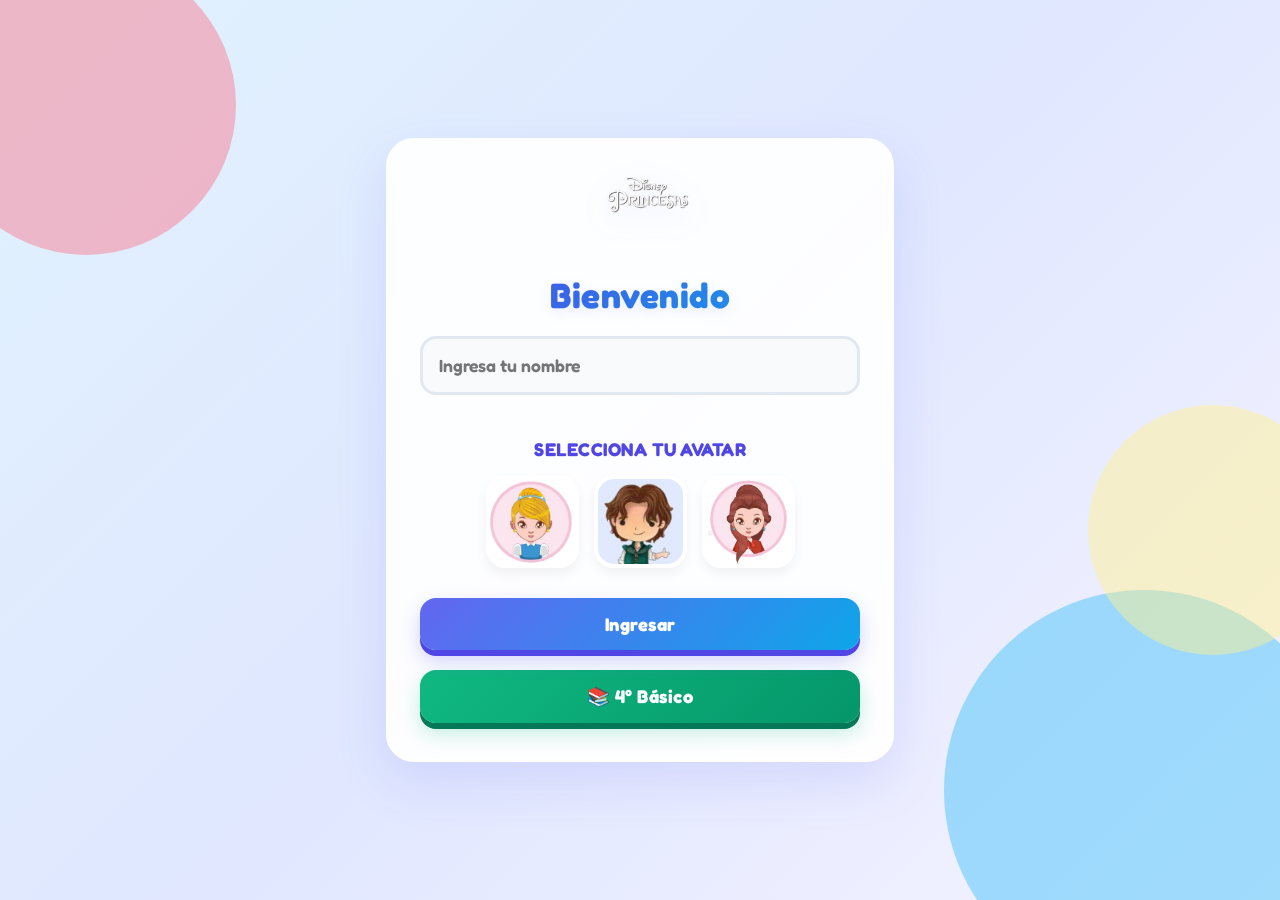
<file: index.html>
<!DOCTYPE html>
<html lang="es">
<head>
    <meta charset="UTF-8">
    <meta name="viewport" content="width=device-width, initial-scale=1.0">
    <title>Plataforma Educativa</title>

    <link rel="stylesheet" href="css/estilo.css?v=1.3">
    <link rel="icon" href="img/logo1.png" type="image/png">
</head>
<body>

  <!-- Fondo ambiental interactivo -->
  <div class="bg-animation">
    <div class="bg-blob blob-1"></div>
    <div class="bg-blob blob-2"></div>
    <div class="bg-blob blob-3"></div>
  </div>

  <div class="container">

    <img src="img/logo.png" alt="Logo Plataforma" class="logo">

    <h2>Bienvenido</h2>

    <input type="text" id="nombre" placeholder="Ingresa tu nombre">

    <h3>Selecciona tu avatar</h3>

    <div class="avatars">
        <img src="img/avatar1.png" alt="Avatar 1" onclick="seleccionarAvatar(this)">
        <img src="img/avatar2.png" alt="Avatar 2" onclick="seleccionarAvatar(this)">
        <img src="img/avatar3.png" alt="Avatar 3" onclick="seleccionarAvatar(this)">
    </div>

    <button onclick="ingresar()">
        Ingresar
    </button>

    <button class="btn-basico" onclick="irABasico4()">
        📚 4° Básico
    </button>

</div>

<audio id="audioClick" src="sonidos/click.mp3"></audio>
<audio id="audioError" src="sonidos/error.mp3"></audio>
<audio id="audioConfeti" src="sonidos/confite.mp3"></audio>

<script src="js/script.js?v=1.3"></script>

</body>
</html>
</file>
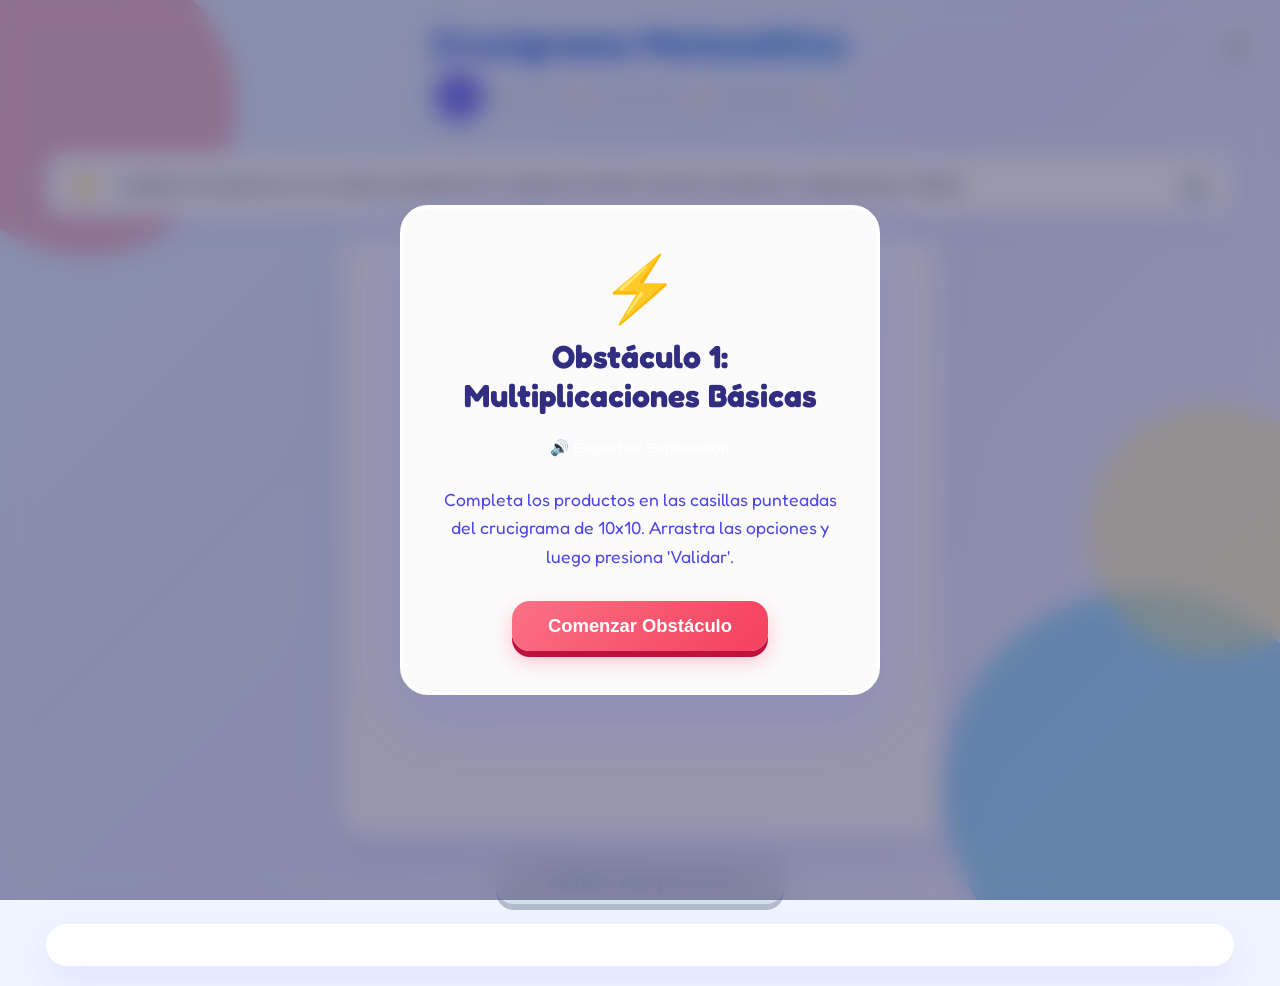
<file: actividad4.html>
<!DOCTYPE html>
<html lang="es">
<head>
  <meta charset="UTF-8">
  <meta name="viewport" content="width=device-width, initial-scale=1.0">
  <title>Crucigrama Matemático - Multiplicaciones</title>
  <!-- Google Fonts para tipografía moderna y amigable -->
  <link rel="preconnect" href="https://fonts.googleapis.com">
  <link rel="preconnect" href="https://fonts.gstatic.com" crossorigin>
  <link href="https://fonts.googleapis.com/css2?family=Fredoka:wght@400;600;700;800&display=swap" rel="stylesheet">
  
  <style>
    /* VARIABLES DE DISEÑO (ESTILO CARTOON / INFANTIL PREMIUM) */
    :root {
      --bg-dark: #f0f4ff;
      --bg-card: rgba(255, 255, 255, 0.9);
      --bg-grid-cell: #e0e7ff;
      --border-color: rgba(99, 102, 241, 0.15);
      --color-primary: #6366f1; /* Indigo */
      --color-secondary: #0ea5e9; /* Sky */
      --color-success: #10b981; /* Green */
      --color-error: #f43f5e; /* Rose */
      --color-warning: #f59e0b; /* Amber */
      --text-dark: #1e1b4b;
      --text-light: #ffffff;
      --text-muted: #4f46e5;
      --glow-error: 0 4px 0 #be123c;
    }

    /* ESTILOS BASE Y FONDO DIVERTIDO */
    * {
      box-sizing: border-box;
      margin: 0;
      padding: 0;
      user-select: none;
      -webkit-user-drag: none;
    }

    body {
      font-family: 'Fredoka', sans-serif;
      background-color: var(--bg-dark);
      color: var(--text-dark);
      min-height: 100vh;
      display: flex;
      flex-direction: column;
      align-items: center;
      justify-content: center;
      overflow-x: hidden;
      position: relative;
    }

    /* Fondo animado brillante con burbujas de colores */
    .bg-animation {
      position: fixed;
      top: 0;
      left: 0;
      width: 100vw;
      height: 100vh;
      z-index: -2;
      background: linear-gradient(135deg, #e0f2fe 0%, #e0e7ff 50%, #f5f3ff 100%);
      overflow: hidden;
    }

    .bg-blob {
      position: absolute;
      border-radius: 50%;
      opacity: 0.45;
      z-index: -1;
      animation: float 15s infinite ease-in-out;
    }

    .blob-1 {
      width: 300px;
      height: 300px;
      background: #fb7185; /* Soft pink */
      top: -5%;
      left: -5%;
      animation-delay: 0s;
    }

    .blob-2 {
      width: 400px;
      height: 400px;
      background: #38bdf8; /* Soft blue */
      bottom: -10%;
      right: -5%;
      animation-delay: -4s;
    }

    .blob-3 {
      width: 250px;
      height: 250px;
      background: #fef08a; /* Soft yellow */
      top: 45%;
      left: 85%;
      animation-delay: -8s;
    }

    @keyframes float {
      0%, 100% {
        transform: translate(0, 0) scale(1) rotate(0deg);
      }
      50% {
        transform: translate(40px, 30px) scale(1.1) rotate(15deg);
      }
    }

    /* CONTENEDOR PRINCIPAL */
    .game-container {
      width: 96%;
      max-width: 1500px;
      padding: 20px;
      display: flex;
      flex-direction: column;
      align-items: center;
      z-index: 2;
    }

    /* ENCABEZADO Y PROGRESO */
    header {
      width: 100%;
      text-align: center;
      margin-bottom: 20px;
    }

    .game-title {
      font-size: 2.3rem;
      font-weight: 800;
      background: linear-gradient(135deg, #4f46e5 0%, #0ea5e9 100%);
      background-clip: text;
      -webkit-background-clip: text;
      color: transparent;
      -webkit-text-fill-color: transparent;
      margin-bottom: 5px;
      letter-spacing: 0.5px;
      filter: drop-shadow(0 4px 6px rgba(99, 102, 241, 0.12));
    }

    .progress-bar-container {
      display: flex;
      align-items: center;
      justify-content: space-between;
      width: 100%;
      max-width: 400px;
      margin: 15px auto;
      position: relative;
    }

    .progress-line {
      position: absolute;
      top: 50%;
      left: 0;
      right: 0;
      height: 6px;
      background: #cbd5e1;
      transform: translateY(-50%);
      z-index: 1;
      border-radius: 10px;
    }

    .progress-line-fill {
      position: absolute;
      top: 50%;
      left: 0;
      height: 6px;
      background: linear-gradient(90deg, #6366f1, #0ea5e9);
      transform: translateY(-50%);
      z-index: 1;
      width: 0%;
      border-radius: 10px;
      transition: width 0.6s cubic-bezier(0.34, 1.56, 0.64, 1);
    }

    .progress-step {
      width: 38px;
      height: 38px;
      border-radius: 50%;
      background: #fff;
      border: 3px solid #cbd5e1;
      display: flex;
      align-items: center;
      justify-content: center;
      font-weight: 700;
      font-size: 1rem;
      z-index: 2;
      transition: all 0.4s cubic-bezier(0.175, 0.885, 0.32, 1.275);
      color: #64748b;
      box-shadow: 0 4px 10px rgba(0, 0, 0, 0.05);
    }

    .progress-step.active {
      border-color: #6366f1;
      background: #6366f1;
      color: #fff;
      box-shadow: 0 0 15px rgba(99, 102, 241, 0.4);
      transform: scale(1.2) translateY(-2px);
    }

    .progress-step.completed {
      border-color: #10b981;
      background: #10b981;
      color: #fff;
      box-shadow: 0 0 10px rgba(16, 185, 129, 0.3);
    }

    /* PANTALLA DE INSTRUCCIONES / TRANSICIONES */
    .modal-overlay {
      position: fixed;
      top: 0;
      left: 0;
      width: 100vw;
      height: 100vh;
      background: rgba(30, 27, 75, 0.45);
      backdrop-filter: blur(12px);
      z-index: 100;
      display: flex;
      align-items: center;
      justify-content: center;
      opacity: 1;
      transition: opacity 0.4s ease;
    }

    .modal-overlay.hidden {
      opacity: 0;
      pointer-events: none;
    }

    .modal-card {
      background: rgba(255, 255, 255, 0.96);
      border: 4px solid #fff;
      border-radius: 28px;
      width: 90%;
      max-width: 480px;
      padding: 40px 30px;
      text-align: center;
      box-shadow: 0 25px 60px rgba(99, 102, 241, 0.2);
      transform: translateY(0);
      transition: transform 0.4s cubic-bezier(0.34, 1.56, 0.64, 1);
      color: #1e1b4b;
    }

    .modal-overlay.hidden .modal-card {
      transform: translateY(50px);
    }

    .modal-icon {
      font-size: 4rem;
      margin-bottom: 10px;
      display: inline-block;
      animation: pulse-slow 2s infinite;
    }

    @keyframes pulse-slow {
      0%, 100% { transform: scale(1); }
      50% { transform: scale(1.08); }
    }

    .modal-title {
      font-size: 2rem;
      font-weight: 800;
      margin-bottom: 15px;
      color: #312e81;
    }

    .modal-desc {
      font-size: 1.1rem;
      line-height: 1.6;
      color: #4f46e5;
      margin-bottom: 30px;
    }

    .btn-action {
      background: linear-gradient(135deg, #fb7185, #f43f5e);
      color: white;
      border: none;
      padding: 14px 36px;
      border-radius: 18px;
      font-size: 1.15rem;
      font-weight: 700;
      cursor: pointer;
      box-shadow: 0 6px 0 #be123c, 0 10px 20px rgba(244, 63, 94, 0.3);
      transition: all 0.2s cubic-bezier(0.175, 0.885, 0.32, 1.275);
      position: relative;
    }

    .btn-action:hover {
      transform: translateY(-2px);
      box-shadow: 0 8px 0 #be123c, 0 12px 25px rgba(244, 63, 94, 0.4);
    }

    .btn-action:active {
      transform: translateY(4px);
      box-shadow: 0 2px 0 #be123c, 0 4px 10px rgba(244, 63, 94, 0.2);
    }

    .btn-next-act {
      background: linear-gradient(135deg, #38bdf8, #0ea5e9) !important;
      box-shadow: 0 6px 0 #0284c7, 0 10px 20px rgba(14, 165, 233, 0.3) !important;
    }
    .btn-next-act:hover {
      box-shadow: 0 8px 0 #0284c7, 0 12px 25px rgba(14, 165, 233, 0.4) !important;
    }
    .btn-next-act:active {
      box-shadow: 0 2px 0 #0284c7, 0 4px 10px rgba(14, 165, 233, 0.2) !important;
    }

    /* TOAST DE NOTIFICACIÓN */
    .toast-notification {
      position: fixed;
      top: 30px;
      left: 50%;
      transform: translateX(-50%) translateY(-20px);
      background: #f43f5e;
      border: 3px solid #fff;
      padding: 14px 32px;
      border-radius: 50px;
      display: flex;
      align-items: center;
      gap: 12px;
      box-shadow: 0 10px 25px rgba(244, 63, 94, 0.2);
      z-index: 1000;
      opacity: 0;
      transition: all 0.4s cubic-bezier(0.175, 0.885, 0.32, 1.275);
    }

    .toast-notification.show {
      opacity: 1;
      transform: translateX(-50%) translateY(0);
    }

    .toast-notification.hidden {
      display: none;
    }

    .toast-icon {
      font-size: 1.5rem;
    }

    .toast-text {
      font-weight: 800;
      font-size: 1.1rem;
      color: #fff;
      letter-spacing: 0.5px;
    }

    /* CUADRÍCULA DEL CRUCIGRAMA 10x10 */
    .grid-container {
      background: var(--bg-card);
      border: 3px solid #fff;
      border-radius: 24px;
      padding: 15px;
      width: 100%;
      max-width: 600px;
      margin: 0 auto 20px auto;
      aspect-ratio: 1 / 1;
      display: grid;
      grid-template-columns: repeat(10, 1fr);
      grid-template-rows: repeat(10, 1fr);
      gap: 5px;
      box-shadow: 0 15px 35px rgba(99, 102, 241, 0.12);
    }

    .cell {
      border-radius: 8px;
      display: flex;
      align-items: center;
      justify-content: center;
      font-size: 1.25rem;
      font-weight: 700;
      transition: all 0.3s cubic-bezier(0.175, 0.885, 0.32, 1.275);
      position: relative;
    }

    /* Estados de las Celdas */
    .cell.empty {
      background-color: rgba(99, 102, 241, 0.03);
      border: 1px dashed rgba(99, 102, 241, 0.1);
    }

    .cell.static {
      background-color: #e0e7ff;
      border: 2px solid #c7d2fe;
      color: #3730a3;
      box-shadow: inset 0 -3px #c7d2fe;
    }

    .cell.operator {
      background-color: #fef3c7;
      border: 2px solid #fde68a;
      color: #d97706;
      font-weight: 800;
      font-size: 1.35rem;
      box-shadow: inset 0 -3px 0 #fde68a;
    }

    /* ESTILOS DE SOLTADO COMUNES */
    .dropzone {
      transition: all 0.3s cubic-bezier(0.175, 0.885, 0.32, 1.275);
      color: transparent;
      cursor: pointer;
    }

    .cell.dropzone {
      background-color: #fff;
      border: 2px dashed #a5b4fc;
      box-shadow: inset 0 3px 6px rgba(99, 102, 241, 0.05);
    }

    .dropzone.active-hover {
      background-color: #e0f2fe !important;
      border-color: #38bdf8 !important;
      box-shadow: 0 0 0 4px rgba(56, 189, 248, 0.3) !important;
      transform: scale(1.05);
    }

    .dropzone.filled {
      background-color: #6366f1 !important;
      border: 3px solid #fff !important;
      color: #fff !important;
      font-weight: 800 !important;
      box-shadow: 0 4px 0 #4f46e5, 0 6px 12px rgba(99, 102, 241, 0.2) !important;
      transform: scale(1.03);
    }

    .dropzone.correct {
      background-color: #10b981 !important;
      border: 3px solid #fff !important;
      color: #fff !important;
      font-weight: 800 !important;
      box-shadow: 0 4px 0 #059669, 0 6px 12px rgba(16, 185, 129, 0.2) !important;
      cursor: default !important;
    }

    .dropzone.incorrect {
      background-color: #f43f5e !important;
      border: 3px solid #fff !important;
      color: #fff !important;
      font-weight: 800 !important;
      box-shadow: 0 4px 0 #e11d48, 0 6px 12px rgba(244, 63, 94, 0.2) !important;
    }

    /* CONTENEDORES DE OBSTÁCULOS 2, 3, 4 */
    .matching-container, .table-container, .equations-container {
      width: 100%;
      background: var(--bg-card);
      border: 3px solid #fff;
      border-radius: 24px;
      padding: 20px;
      display: flex;
      flex-direction: column;
      gap: 12px;
      box-shadow: 0 15px 35px rgba(99, 102, 241, 0.12);
      margin-bottom: 20px;
    }

    .matching-row, .table-row, .equation-row {
      display: flex;
      align-items: center;
      gap: 15px;
      background: #f8fafc;
      border: 2px solid #e2e8f0;
      border-radius: 16px;
      padding: 12px 18px;
      transition: all 0.3s ease;
    }

    .matching-row:hover, .table-row:hover, .equation-row:hover {
      border-color: #cbd5e1;
      background: #f1f5f9;
      transform: translateY(-2px);
    }

    /* Centrado y compactación para ecuaciones puramente matemáticas (Obstáculo 4) */
    .math-only-row {
      justify-content: center !important;
      gap: 20px !important;
    }
    .math-only-row .equation-part {
      flex: 0 0 auto !important;
      font-size: 1.5rem;
      font-weight: 800;
    }

    .matching-dropzone, .table-dropzone, .equation-dropzone {
      width: 110px;
      height: 48px;
      border-radius: 12px;
      display: flex;
      align-items: center;
      justify-content: center;
      font-size: 1.2rem;
      font-weight: 800;
      background-color: #fff;
      border: 2px dashed #a5b4fc;
      color: transparent;
    }

    .equation-dropzone {
      width: 65px;
    }

    .matching-text, .table-sum, .equation-part {
      font-size: 1.25rem;
      font-weight: 700;
      color: #1e1b4b;
    }

    .table-multiplication {
      font-size: 1.3rem;
      font-weight: 800;
      color: #4f46e5;
      text-align: center;
      background: #eeebff;
      border: 2px solid #dcd7ff;
      padding: 8px 12px;
      border-radius: 12px;
    }

    /* PANEL DE INSTRUCCIONES EN PANTALLA */
    .gameplay-instructions {
      width: 100%;
      background: #fff;
      border: 2.5px solid #e0e7ff;
      border-radius: 18px;
      padding: 12px 18px;
      display: flex;
      align-items: center;
      gap: 15px;
      margin-bottom: 20px;
      box-shadow: 0 8px 20px rgba(99, 102, 241, 0.06);
    }

    .instruction-icon {
      font-size: 1.8rem;
      flex-shrink: 0;
      animation: pulse-slow 2s infinite;
    }

    .instruction-text {
      font-size: 0.95rem;
      font-weight: 600;
      line-height: 1.4;
      color: #475569;
      flex-grow: 1;
    }

    .icon-btn-speak {
      background: #fff;
      border: 2px solid #cbd5e1;
      color: #475569;
      width: 36px;
      height: 36px;
      border-radius: 50%;
      display: flex;
      align-items: center;
      justify-content: center;
      cursor: pointer;
      font-size: 1rem;
      transition: all 0.2s;
      flex-shrink: 0;
      box-shadow: 0 3px 0 #cbd5e1;
    }

    .icon-btn-speak:hover {
      background: #f8fafc;
      transform: scale(1.08);
      border-color: #94a3b8;
    }

    .icon-btn-speak:active {
      transform: translateY(2px);
      box-shadow: 0 1px 0 #cbd5e1;
    }

    /* BOTÓN DE VALIDACIÓN */
    .validate-container {
      width: 100%;
      display: flex;
      justify-content: center;
      margin-bottom: 20px;
    }

    .btn-validate {
      background: linear-gradient(135deg, #10b981, #059669);
      color: white;
      border: none;
      padding: 12px 48px;
      border-radius: 18px;
      font-size: 1.25rem;
      font-weight: 800;
      cursor: pointer;
      box-shadow: 0 6px 0 #047857, 0 10px 20px rgba(16, 185, 129, 0.25);
      transition: all 0.2s cubic-bezier(0.175, 0.885, 0.32, 1.275);
      letter-spacing: 0.5px;
    }

    .btn-validate:hover:not(.disabled) {
      transform: translateY(-2px);
      box-shadow: 0 8px 0 #047857, 0 12px 25px rgba(16, 185, 129, 0.3);
    }

    .btn-validate:active:not(.disabled) {
      transform: translateY(4px);
      box-shadow: 0 2px 0 #047857, 0 4px 10px rgba(16, 185, 129, 0.15);
    }

    .btn-validate.disabled {
      background: #cbd5e1;
      color: #94a3b8;
      border: none;
      box-shadow: 0 6px 0 #94a3b8;
      cursor: not-allowed;
      transform: translateY(0);
      opacity: 0.7;
    }

    /* PANEL DE OPCIONES DRAGGABLES */
    .options-panel {
      width: 100%;
      background: var(--bg-card);
      border: 3px solid #fff;
      border-radius: 24px;
      padding: 18px;
      display: flex;
      justify-content: space-around;
      align-items: center;
      gap: 10px;
      box-shadow: 0 15px 35px rgba(99, 102, 241, 0.1);
      touch-action: none;
    }

    .drag-card {
      border: 3px solid #fff;
      border-radius: 16px;
      font-size: 1.4rem;
      font-weight: 800;
      color: #1e1b4b;
      cursor: grab;
      transition: all 0.2s cubic-bezier(0.175, 0.885, 0.32, 1.275);
      user-select: none;
      display: flex;
      align-items: center;
      justify-content: center;
      min-width: 70px;
      aspect-ratio: 1.25 / 1;
    }

    .drag-card:nth-child(1) { background: #facc15; box-shadow: 0 6px 0 #ca8a04; }
    .drag-card:nth-child(1):hover { transform: translateY(-4px); box-shadow: 0 10px 0 #ca8a04; }
    .drag-card:nth-child(1):active { transform: translateY(2px); box-shadow: 0 4px 0 #ca8a04; }

    .drag-card:nth-child(2) { background: #ff7849; box-shadow: 0 6px 0 #ea580c; }
    .drag-card:nth-child(2):hover { transform: translateY(-4px); box-shadow: 0 10px 0 #ea580c; }
    .drag-card:nth-child(2):active { transform: translateY(2px); box-shadow: 0 4px 0 #ea580c; }

    .drag-card:nth-child(3) { background: #22d3ee; box-shadow: 0 6px 0 #0891b2; }
    .drag-card:nth-child(3):hover { transform: translateY(-4px); box-shadow: 0 10px 0 #0891b2; }
    .drag-card:nth-child(3):active { transform: translateY(2px); box-shadow: 0 4px 0 #0891b2; }

    .drag-card:nth-child(4) { background: #c084fc; box-shadow: 0 6px 0 #9333ea; }
    .drag-card:nth-child(4):hover { transform: translateY(-4px); box-shadow: 0 10px 0 #9333ea; }
    .drag-card:nth-child(4):active { transform: translateY(2px); box-shadow: 0 4px 0 #9333ea; }

    .drag-card:nth-child(5) { background: #4ade80; box-shadow: 0 6px 0 #16a34a; }
    .drag-card:nth-child(5):hover { transform: translateY(-4px); box-shadow: 0 10px 0 #16a34a; }
    .drag-card:nth-child(5):active { transform: translateY(2px); box-shadow: 0 4px 0 #16a34a; }

    .drag-card:active {
      cursor: grabbing;
    }

    .drag-card.dragging-active {
      opacity: 0.3;
    }

    /* ELEMENTO FLOTANTE DE ARRASTRE */
    .floating-drag-element {
      position: fixed;
      pointer-events: none;
      z-index: 1000;
      border: 3px solid #fff;
      border-radius: 16px;
      font-size: 1.4rem;
      font-weight: 800;
      color: #1e1b4b;
      transform: translate(-50%, -50%) scale(1.15) rotate(3deg);
      transition: transform 0.05s ease;
      display: flex;
      align-items: center;
      justify-content: center;
      min-width: 70px;
      aspect-ratio: 1.25 / 1;
    }

    /* BOTONES DE SOPORTE E INFORMACIÓN */
    .control-buttons {
      position: absolute;
      top: 20px;
      right: 20px;
      display: flex;
      gap: 10px;
      z-index: 10;
    }

    .icon-btn {
      background: #fff;
      border: 2px solid #cbd5e1;
      color: #475569;
      width: 42px;
      height: 42px;
      border-radius: 50%;
      display: flex;
      align-items: center;
      justify-content: center;
      cursor: pointer;
      font-size: 1.2rem;
      box-shadow: 0 4px 0 #cbd5e1, 0 4px 10px rgba(0,0,0,0.05);
      transition: all 0.2s;
    }

    .icon-btn:hover {
      background: #f8fafc;
      transform: scale(1.08) translateY(-2px);
      box-shadow: 0 6px 0 #cbd5e1, 0 6px 12px rgba(0,0,0,0.08);
    }

    .icon-btn:active {
      transform: translateY(2px);
      box-shadow: 0 2px 0 #cbd5e1;
    }

    /* ANIMACIONES ADICIONALES */
    @keyframes shake {
      0%, 100% { transform: translateX(0); }
      20%, 60% { transform: translateX(-6px); }
      40%, 80% { transform: translateX(6px); }
    }

    .shake-error {
      animation: shake 0.4s ease-in-out;
      border-color: var(--color-error) !important;
      box-shadow: var(--glow-error) !important;
    }

    /* CANVAS DE CONFETI */
    #confetti-canvas {
      position: fixed;
      top: 0;
      left: 0;
      width: 100vw;
      height: 100vh;
      pointer-events: none;
      z-index: 99;
    }

    /* AJUSTES RESPONSIVOS */
    @media (max-width: 500px) {
      .game-title {
        font-size: 1.8rem;
      }
      .cell {
        font-size: 1.05rem;
      }
      .cell.operator {
        font-size: 1.15rem;
      }
      .drag-card {
        padding: 8px 12px;
        font-size: 1.2rem;
        min-width: 55px;
      }
      .progress-step {
        width: 32px;
        height: 32px;
        font-size: 0.9rem;
      }
      .btn-validate {
        padding: 10px 36px;
        font-size: 1.1rem;
      }
      .matching-text, .table-sum, .equation-part {
        font-size: 1.05rem;
      }
      .matching-dropzone, .table-dropzone, .equation-dropzone {
        width: 95px;
        height: 42px;
        font-size: 1.05rem;
      }
      .table-row {
        gap: 8px;
        padding: 8px 10px;
        grid-template-columns: 1fr 1fr 1.3fr;
      }
      .table-multiplication {
        font-size: 1.05rem;
        padding: 6px;
      }
      .equation-row {
        gap: 10px;
        padding: 8px 12px;
      }
      .equation-dropzone {
        width: 55px;
        height: 40px;
      }
      .gameplay-instructions {
        padding: 10px 14px;
        gap: 10px;
        margin-bottom: 15px;
      }
      .instruction-icon {
        font-size: 1.4rem;
      }
      .instruction-text {
        font-size: 0.85rem;
      }
      .icon-btn-speak {
        width: 32px;
        height: 32px;
        font-size: 0.9rem;
      }
    }
  </style>
</head>
<body>

  <!-- Fondo ambiental interactivo -->
  <div class="bg-animation">
    <div class="bg-blob blob-1"></div>
    <div class="bg-blob blob-2"></div>
    <div class="bg-blob blob-3"></div>
  </div>

  <!-- Botones de Control superiores -->
  <div class="control-buttons">
    <button class="icon-btn" id="sound-toggle-btn" title="Activar/Silenciar sonido">🔊</button>
  </div>

  <!-- Canvas para el Confeti de Celebración -->
  <canvas id="confetti-canvas"></canvas>

  <!-- Toast de Notificación -->
  <div class="toast-notification hidden" id="toast-message">
    <span class="toast-icon">❌</span>
    <span class="toast-text">¡Incorrecto! Vuelve a hacerlo todo de nuevo.</span>
  </div>

  <!-- Contenedor del Juego -->
  <div class="game-container">
    <header>
      <h1 class="game-title">Crucigrama Matemático</h1>
      
      <!-- Barra de Progreso de Obstáculos -->
      <div class="progress-bar-container">
        <div class="progress-line"></div>
        <div class="progress-line-fill" id="progress-fill"></div>
        <div class="progress-step active" id="step-1">1</div>
        <div class="progress-step" id="step-2">2</div>
        <div class="progress-step" id="step-3">3</div>
        <div class="progress-step" id="step-4">4</div>
      </div>
    </header>

    <!-- Panel de Instrucciones visible durante el juego -->
    <div class="gameplay-instructions" id="gameplay-instructions">
      <span class="instruction-icon" id="gameplay-icon">⚡</span>
      <p class="instruction-text" id="gameplay-text">Completa los productos en las casillas punteadas del crucigrama de 10x10. Arrastra las opciones y luego presiona 'Validar'.</p>
      <button class="icon-btn-speak" id="gameplay-speak-btn" title="Escuchar instrucciones">🔊</button>
    </div>

    <!-- Tablero del Crucigrama (10x10) - Modo Obstáculo 1, 4 -->
    <main class="grid-container" id="crossword-grid">
      <!-- Generado dinámicamente -->
    </main>

    <!-- Contenedor del Juego de Emparejar - Modo Obstáculo 2 -->
    <div class="matching-container" id="matching-area" style="display: none;">
      <!-- Generado dinámicamente -->
    </div>

    <!-- Contenedor del Juego de Tabla de Equivalencias - Modo Obstáculo 3 -->
    <div class="table-container" id="table-area" style="display: none;">
      <!-- Generado dinámicamente -->
    </div>

    <!-- Contenedor del Juego de Completar Multiplicación - Modo Obstáculo 4 -->
    <div class="equations-container" id="equations-area" style="display: none;">
      <!-- Generado dinámicamente -->
    </div>

    <!-- Botón de Validación -->
    <div class="validate-container">
      <button class="btn-validate disabled" id="validate-btn">Validar Respuestas</button>
    </div>

    <!-- Panel de Opciones Draggables (5 opciones) -->
    <footer class="options-panel" id="options-container">
      <!-- Generado dinámicamente -->
    </footer>
  </div>

  <!-- MODAL DE INSTRUCCIONES / VICTORIA -->
  <div class="modal-overlay" id="instruction-modal">
    <div class="modal-card">
      <span class="modal-icon" id="modal-icon">🎯</span>
      <h2 class="modal-title" id="modal-title">Obstáculo 1</h2>
      <div style="display: flex; justify-content: center; margin: 10px 0 20px 0;">
        <button class="btn-action" id="modal-speak-btn" style="padding: 8px 16px; font-size: 0.95rem; display: flex; align-items: center; gap: 8px; background: rgba(255,255,255,0.08); box-shadow: none; border: 1px solid rgba(255,255,255,0.12); border-radius: 50px;">
          🔊 Escuchar Explicación
        </button>
      </div>
      <p class="modal-desc" id="modal-desc">Prepárate para iniciar el crucigrama matemático.</p>
      <div class="modal-buttons-container" style="display: flex; gap: 15px; justify-content: center; flex-wrap: wrap; margin-top: 10px; width: 100%;">
        <button class="btn-action" id="modal-start-btn">Comenzar</button>
        <button class="btn-action btn-next-act" id="modal-next-btn" style="display: none;"></button>
      </div>
    </div>
  </div>

  <script>
    /* ==========================================
       1. EFECTOS DE SONIDO (Web Audio API)
       ========================================== */
    class SoundEngine {
      constructor() {
        this.ctx = null;
        this.muted = false;
      }

      init() {
        if (!this.ctx) {
          const AudioContextClass = window.AudioContext || window.webkitAudioContext;
          if (AudioContextClass) {
            this.ctx = new AudioContextClass();
          }
        }
      }

      toggleMute() {
        this.muted = !this.muted;
        return this.muted;
      }

      playDrag() {
        if (this.muted) return;
        this.init();
        if (!this.ctx) return;
        if (this.ctx.state === 'suspended') this.ctx.resume();
        
        try {
          const osc = this.ctx.createOscillator();
          const gain = this.ctx.createGain();
          osc.connect(gain);
          gain.connect(this.ctx.destination);
          
          osc.frequency.setValueAtTime(140, this.ctx.currentTime);
          osc.frequency.exponentialRampToValueAtTime(50, this.ctx.currentTime + 0.08);
          
          gain.gain.setValueAtTime(0.08, this.ctx.currentTime);
          gain.gain.linearRampToValueAtTime(0.001, this.ctx.currentTime + 0.08);
          
          osc.start();
          osc.stop(this.ctx.currentTime + 0.08);
        } catch (err) {
          console.warn("Error de Web Audio API:", err);
        }
      }

      playCorrect() {
        if (this.muted) return;
        this.init();
        if (!this.ctx) return;
        if (this.ctx.state === 'suspended') this.ctx.resume();

        try {
          const notes = [523.25, 659.25, 783.99, 1046.50];
          notes.forEach((freq, idx) => {
            const osc = this.ctx.createOscillator();
            const gain = this.ctx.createGain();
            osc.type = 'sine';
            osc.frequency.setValueAtTime(freq, this.ctx.currentTime + idx * 0.05);
            
            gain.gain.setValueAtTime(0, this.ctx.currentTime + idx * 0.05);
            gain.gain.linearRampToValueAtTime(0.12, this.ctx.currentTime + idx * 0.05 + 0.02);
            gain.gain.exponentialRampToValueAtTime(0.001, this.ctx.currentTime + idx * 0.05 + 0.25);
            
            osc.connect(gain);
            gain.connect(this.ctx.destination);
            osc.start(this.ctx.currentTime + idx * 0.05);
            osc.stop(this.ctx.currentTime + idx * 0.05 + 0.3);
          });
        } catch (err) {
          console.warn("Error de Web Audio API:", err);
        }
      }

      playError() {
        if (this.muted) return;
        this.init();
        if (!this.ctx) return;
        if (this.ctx.state === 'suspended') this.ctx.resume();

        try {
          const osc = this.ctx.createOscillator();
          const osc2 = this.ctx.createOscillator();
          const gain = this.ctx.createGain();
          
          osc.type = 'sawtooth';
          osc2.type = 'triangle';
          
          osc.frequency.setValueAtTime(110, this.ctx.currentTime);
          osc2.frequency.setValueAtTime(113, this.ctx.currentTime);
          
          gain.gain.setValueAtTime(0.12, this.ctx.currentTime);
          gain.gain.linearRampToValueAtTime(0.001, this.ctx.currentTime + 0.22);
          
          osc.connect(gain);
          osc2.connect(gain);
          gain.connect(this.ctx.destination);
          
          osc.start();
          osc2.start();
          osc.stop(this.ctx.currentTime + 0.22);
          osc2.stop(this.ctx.currentTime + 0.22);
        } catch (err) {
          console.warn("Error de Web Audio API:", err);
        }
      }

      playLevelComplete() {
        if (this.muted) return;
        this.init();
        if (!this.ctx) return;
        if (this.ctx.state === 'suspended') this.ctx.resume();

        try {
          const notes = [261.63, 329.63, 392.00, 523.25, 659.25, 1046.50];
          notes.forEach((freq, idx) => {
            const osc = this.ctx.createOscillator();
            const gain = this.ctx.createGain();
            osc.type = 'triangle';
            osc.frequency.setValueAtTime(freq, this.ctx.currentTime + idx * 0.07);
            
            gain.gain.setValueAtTime(0, this.ctx.currentTime + idx * 0.07);
            gain.gain.linearRampToValueAtTime(0.1, this.ctx.currentTime + idx * 0.07 + 0.02);
            gain.gain.exponentialRampToValueAtTime(0.001, this.ctx.currentTime + idx * 0.07 + 0.35);
            
            osc.connect(gain);
            gain.connect(this.ctx.destination);
            osc.start(this.ctx.currentTime + idx * 0.07);
            osc.stop(this.ctx.currentTime + idx * 0.07 + 0.4);
          });
        } catch (err) {
          console.warn("Error de Web Audio API:", err);
        }
      }

      playVictory() {
        if (this.muted) return;
        this.init();
        if (!this.ctx) return;
        if (this.ctx.state === 'suspended') this.ctx.resume();

        try {
          const melody = [
            { f: 523.25, d: 0.12 }, // C5
            { f: 587.33, d: 0.12 }, // D5
            { f: 659.25, d: 0.12 }, // E5
            { f: 783.99, d: 0.12 }, // G5
            { f: 659.25, d: 0.12 }, // E5
            { f: 783.99, d: 0.24 }, // G5
            { f: 880.00, d: 0.12 }, // A5
            { f: 987.77, d: 0.12 }, // B5
            { f: 1046.50, d: 0.6 }  // C6
          ];
          
          let current = this.ctx.currentTime;
          melody.forEach((note) => {
            const osc = this.ctx.createOscillator();
            const gain = this.ctx.createGain();
            osc.type = 'sine';
            osc.frequency.setValueAtTime(note.f, current);
            
            gain.gain.setValueAtTime(0, current);
            gain.gain.linearRampToValueAtTime(0.12, current + 0.02);
            gain.gain.exponentialRampToValueAtTime(0.001, current + note.d - 0.02);
            
            osc.connect(gain);
            gain.connect(this.ctx.destination);
            osc.start(current);
            osc.stop(current + note.d);
            current += note.d;
          });
        } catch (err) {
          console.warn("Error de Web Audio API:", err);
        }
      }
    }

    const sound = new SoundEngine();

    /* ==========================================
       2. CELEBRACIÓN CON CONFETI (HTML5 Canvas)
       ========================================== */
    class ConfettiEffect {
      constructor(canvasId) {
        this.canvas = document.getElementById(canvasId);
        this.ctx = this.canvas.getContext('2d');
        this.particles = [];
        this.active = false;
        
        window.addEventListener('resize', () => this.resize());
        this.resize();
      }

      resize() {
        this.canvas.width = window.innerWidth;
        this.canvas.height = window.innerHeight;
      }

      start() {
        this.active = true;
        this.particles = [];
        for (let i = 0; i < 150; i++) {
          this.particles.push(this.createParticle());
        }
        this.animate();
      }

      stop() {
        this.active = false;
        this.ctx.clearRect(0, 0, this.canvas.width, this.canvas.height);
      }

      createParticle() {
        const colors = [
          '#f43f5e', '#ec4899', '#d946ef', '#a855f7', 
          '#8b5cf6', '#6366f1', '#3b82f6', '#0ea5e9', 
          '#06b6d4', '#14b8a6', '#10b981', '#22c55e', 
          '#84cc16', '#eab308', '#f97316', '#ef4444'
        ];
        return {
          x: Math.random() * this.canvas.width,
          y: Math.random() * this.canvas.height - this.canvas.height - 20,
          size: Math.random() * 8 + 6,
          color: colors[Math.floor(Math.random() * colors.length)],
          speedX: Math.random() * 4 - 2,
          speedY: Math.random() * 4 + 4,
          rotation: Math.random() * 360,
          rotationSpeed: Math.random() * 4 - 2
        };
      }

      animate() {
        if (!this.active) return;
        this.ctx.clearRect(0, 0, this.canvas.width, this.canvas.height);
        
        this.particles.forEach(p => {
          p.y += p.speedY;
          p.x += p.speedX;
          p.rotation += p.rotationSpeed;
          
          if (p.y > this.canvas.height) {
            p.y = -20;
            p.x = Math.random() * this.canvas.width;
          }
          
          this.ctx.save();
          this.ctx.translate(p.x, p.y);
          this.ctx.rotate(p.rotation * Math.PI / 180);
          this.ctx.fillStyle = p.color;
          this.ctx.fillRect(-p.size / 2, -p.size / 2, p.size, p.size);
          this.ctx.restore();
        });
        
        requestAnimationFrame(() => this.animate());
      }
    }

    const confetti = new ConfettiEffect('confetti-canvas');

    /* ==========================================
       3. DATOS Y ESTRUCTURA DE OBSTÁCULOS
       ========================================== */
    const OBSTACLES = [
      {
        id: 1,
        title: "Obstáculo 1: Multiplicaciones Básicas",
        icon: "⚡",
        type: "crossword",
        desc: "Completa los productos en las casillas punteadas del crucigrama de 10x10. Arrastra las opciones y luego presiona 'Validar'.",
        options: ["12", "20", "30", "42", "56"],
        gridCells: {
          // Eq 1: 3 x 4 = [12]
          "2,1": { type: "static", val: "3" },
          "2,2": { type: "operator", val: "x" },
          "2,3": { type: "static", val: "4" },
          "2,4": { type: "operator", val: "=" },
          "2,5": { type: "dropzone", correct: "12" },

          // Eq 2: 4 x 5 = [20]
          "3,3": { type: "operator", val: "x" },
          "4,3": { type: "static", val: "5" },
          "5,3": { type: "operator", val: "=" },
          "6,3": { type: "dropzone", correct: "20" },

          // Eq 3: 5 x 6 = [30]
          "4,4": { type: "operator", val: "x" },
          "4,5": { type: "static", val: "6" },
          "4,6": { type: "operator", val: "=" },
          "4,7": { type: "dropzone", correct: "30" },

          // Eq 4: 6 x 7 = [42]
          "5,5": { type: "operator", val: "x" },
          "6,5": { type: "static", val: "7" },
          "7,5": { type: "operator", val: "=" },
          "8,5": { type: "dropzone", correct: "42" },

          // Eq 5: 7 x 8 = [56]
          "6,6": { type: "operator", val: "x" },
          "6,7": { type: "static", val: "8" },
          "6,8": { type: "operator", val: "=" },
          "6,9": { type: "dropzone", correct: "56" }
        }
      },
      {
        id: 2,
        title: "Obstáculo 2: Suma Repetida",
        icon: "🔄",
        type: "matching",
        desc: "Une cada multiplicación con su representación equivalente de suma repetida. Arrastra las multiplicaciones de la parte inferior a los recuadros vacíos de la izquierda.",
        options: ["3 x 4", "2 x 10", "5 x 5", "2 x 2", "3 x 3"],
        pairs: [
          { addition: "4 + 4 + 4 = 12", correct: "3 x 4" },
          { addition: "10 + 10 = 20", correct: "2 x 10" },
          { addition: "5 + 5 + 5 + 5 + 5 = 25", correct: "5 x 5" },
          { addition: "2 + 2 = 4", correct: "2 x 2" },
          { addition: "3 + 3 + 3 = 9", correct: "3 x 3" }
        ]
      },
      {
        id: 3,
        title: "Obstáculo 3: Tabla de Equivalencias",
        icon: "📊",
        type: "table",
        desc: "Completa la tabla de equivalencias de 3 columnas. Arrastra el producto correcto a la casilla central vacía para unir la multiplicación y su suma repetida.",
        options: ["12", "16", "25", "4", "9"],
        rows: [
          { multiplication: "3 x 4", addition: "4 + 4 + 4", correct: "12" },
          { multiplication: "8 x 2", addition: "2 + 2 + 2 + 2 + 2 + 2 + 2 + 2", correct: "16" },
          { multiplication: "5 x 5", addition: "5 + 5 + 5 + 5 + 5", correct: "25" },
          { multiplication: "2 x 2", addition: "2 + 2", correct: "4" },
          { multiplication: "3 x 3", addition: "3 + 3 + 3", correct: "9" }
        ]
      },
      {
        id: 4,
        title: "Obstáculo 4: Completa la Multiplicación",
        icon: "🏆",
        type: "equations",
        desc: "Adivina el número que falta en cada multiplicación. Arrastra la tarjeta correcta al recuadro vacío.",
        options: ["5", "3", "6", "8", "9"],
        equations: [
          { expr: ["___", "x", "5", "=", "25"], blankIdx: 0, correct: "5" },
          { expr: ["8", "x", "___", "=", "24"], blankIdx: 2, correct: "3" },
          { expr: ["___", "x", "7", "=", "42"], blankIdx: 0, correct: "6" },
          { expr: ["9", "x", "___", "=", "72"], blankIdx: 2, correct: "8" },
          { expr: ["___", "x", "6", "=", "54"], blankIdx: 0, correct: "9" }
        ]
      }
    ];

    /* ==========================================
       4. CONTROLADORES Y LÓGICA DEL JUEGO
       ========================================== */
    let currentLevelIdx = 0;
    let correctCount = 0;
    const totalDropsNeeded = 5;

    let voiceUtterance = null;
    let firstInteractionSpeechDone = false;

    function speakText(text) {
      if ('speechSynthesis' in window && !sound.muted) {
        window.speechSynthesis.cancel(); // Detener cualquier audio previo
        
        voiceUtterance = new SpeechSynthesisUtterance(text);
        voiceUtterance.lang = 'es-ES'; // Español
        voiceUtterance.rate = 0.92;     // Ligeramente más pausado para niños
        voiceUtterance.pitch = 1.05;    // Tono amigable y claro
        
        window.speechSynthesis.speak(voiceUtterance);
        firstInteractionSpeechDone = true; // Marcar como reproducido para evitar doble voz en el primer clic
      }
    }

    function stopSpeaking() {
      if ('speechSynthesis' in window) {
        window.speechSynthesis.cancel();
      }
    }

    function handleFirstInteractionSpeech() {
      if (firstInteractionSpeechDone) return;
      const level = OBSTACLES[currentLevelIdx];
      if (level) {
        speakText(level.desc);
      }
      firstInteractionSpeechDone = true;
      document.removeEventListener('click', handleFirstInteractionSpeech);
      document.removeEventListener('pointerdown', handleFirstInteractionSpeech);
    }

    // Elementos del DOM
    const crosswordGrid = document.getElementById('crossword-grid');
    const matchingArea = document.getElementById('matching-area');
    const tableArea = document.getElementById('table-area');
    const equationsArea = document.getElementById('equations-area');
    const optionsContainer = document.getElementById('options-container');
    const progressFill = document.getElementById('progress-fill');
    const validateBtn = document.getElementById('validate-btn');
    const toastMessage = document.getElementById('toast-message');
    
    // Modal Elements
    const instructionModal = document.getElementById('instruction-modal');
    const modalIcon = document.getElementById('modal-icon');
    const modalTitle = document.getElementById('modal-title');
    const modalDesc = document.getElementById('modal-desc');
    let modalStartBtn = document.getElementById('modal-start-btn');
    const soundToggleBtn = document.getElementById('sound-toggle-btn');

    // Inicialización del juego al cargar
    window.addEventListener('DOMContentLoaded', () => {
      showInstructionModal(currentLevelIdx);
      
      // Escuchar primera interacción del usuario para asegurar la reproducción de voz
      document.addEventListener('click', handleFirstInteractionSpeech);
      document.addEventListener('pointerdown', handleFirstInteractionSpeech);
      
      // Control de Sonido
      soundToggleBtn.addEventListener('click', () => {
        const isMuted = sound.toggleMute();
        soundToggleBtn.innerText = isMuted ? "🔇" : "🔊";
        if (isMuted) {
          stopSpeaking();
        }
      });

      // Evento del botón de Validar
      validateBtn.addEventListener('click', () => {
        if (validateBtn.classList.contains('disabled')) return;
        validateCurrentAnswers();
      });

      // Delegar clicks en las cuadrículas o celdas para regresar opciones
      crosswordGrid.addEventListener('click', (e) => {
        const cell = e.target.closest('.cell.dropzone.filled:not(.correct):not(.incorrect)');
        if (cell) handleReturnCard(cell);
      });

      matchingArea.addEventListener('click', (e) => {
        const cell = e.target.closest('.matching-dropzone.dropzone.filled:not(.correct):not(.incorrect)');
        if (cell) handleReturnCard(cell);
      });

      tableArea.addEventListener('click', (e) => {
        const cell = e.target.closest('.table-dropzone.dropzone.filled:not(.correct):not(.incorrect)');
        if (cell) handleReturnCard(cell);
      });

      equationsArea.addEventListener('click', (e) => {
        const cell = e.target.closest('.equation-dropzone.dropzone.filled:not(.correct):not(.incorrect)');
        if (cell) handleReturnCard(cell);
      });
    });

    // Retorna una tarjeta colocada al panel inferior
    function handleReturnCard(cell) {
      const value = cell.dataset.placed;
      if (value) {
        cell.innerText = '?';
        cell.removeAttribute('data-placed');
        cell.classList.remove('filled');
        createOptionCard(value);
        sound.playDrag();
        updateValidateButtonState();
      }
    }

    // Mostrar modal con instrucciones del obstáculo
    function showInstructionModal(levelIdx) {
      const level = OBSTACLES[levelIdx];
      modalIcon.innerText = level.icon;
      modalTitle.innerText = level.title;
      modalDesc.innerText = level.desc;
      
      const nextBtn = document.getElementById('modal-next-btn');
      if (nextBtn) nextBtn.style.display = 'none';
      
      const currentStartBtn = document.getElementById('modal-start-btn');
      currentStartBtn.innerText = "Comenzar Obstáculo";
      instructionModal.classList.remove('hidden');

      // Intentar hablar automáticamente
      speakText(level.desc);

      const currentSpeakBtn = document.getElementById('modal-speak-btn');
      const newSpeakBtn = currentSpeakBtn.cloneNode(true);
      currentSpeakBtn.parentNode.replaceChild(newSpeakBtn, currentSpeakBtn);
      newSpeakBtn.addEventListener('click', () => {
        speakText(level.desc);
      });

      const newBtn = currentStartBtn.cloneNode(true);
      currentStartBtn.parentNode.replaceChild(newBtn, currentStartBtn);
      modalStartBtn = newBtn;
      
      newBtn.addEventListener('click', () => {
        instructionModal.classList.add('hidden');
        stopSpeaking(); // Detener locución al iniciar
        sound.init(); // Inicializar contexto de sonido tras interacción del usuario
        loadObstacle(levelIdx);
      });
    }

    // Cargar la configuración de un obstáculo en particular
    function loadObstacle(levelIdx) {
      // Sincronizar SIEMPRE el índice global con el nivel que se está cargando
      currentLevelIdx = levelIdx;
      correctCount = 0;
      updateProgressBar(levelIdx);
      
      // Limpiar y ocultar layouts
      crosswordGrid.innerHTML = '';
      crosswordGrid.style.display = 'none';
      matchingArea.innerHTML = '';
      matchingArea.style.display = 'none';
      tableArea.innerHTML = '';
      tableArea.style.display = 'none';
      equationsArea.innerHTML = '';
      equationsArea.style.display = 'none';
      
      optionsContainer.innerHTML = '';
      updateValidateButtonState();
      
      const levelData = OBSTACLES[levelIdx];

      // Actualizar instrucciones en pantalla
      document.getElementById('gameplay-icon').innerText = levelData.icon;
      document.getElementById('gameplay-text').innerText = levelData.desc;

      // Vincular el botón de voz del panel de juego
      const gameplaySpeakBtn = document.getElementById('gameplay-speak-btn');
      const newGameplaySpeakBtn = gameplaySpeakBtn.cloneNode(true);
      gameplaySpeakBtn.parentNode.replaceChild(newGameplaySpeakBtn, gameplaySpeakBtn);
      newGameplaySpeakBtn.addEventListener('click', () => {
        speakText(levelData.desc);
      });

      if (levelData.type === 'matching') {
        // MODO EMPAREJAMIENTO (OBSTÁCULO 2)
        matchingArea.style.display = 'flex';
        
        levelData.pairs.forEach(pair => {
          const row = document.createElement('div');
          row.classList.add('matching-row');
          
          const dz = document.createElement('div');
          dz.classList.add('matching-dropzone', 'dropzone');
          dz.dataset.correct = pair.correct;
          dz.innerText = '?';
          
          const text = document.createElement('div');
          text.classList.add('matching-text');
          text.innerText = `=  ${pair.addition}`;
          
          row.appendChild(dz);
          row.appendChild(text);
          matchingArea.appendChild(row);
        });
      } else if (levelData.type === 'table') {
        // MODO TABLA DE EQUIVALENCIAS (OBSTÁCULO 3)
        tableArea.style.display = 'flex';
        
        levelData.rows.forEach(rowData => {
          const row = document.createElement('div');
          row.classList.add('table-row');
          
          const mult = document.createElement('div');
          mult.classList.add('table-multiplication');
          mult.innerText = rowData.multiplication;
          
          const dz = document.createElement('div');
          dz.classList.add('table-dropzone', 'dropzone');
          dz.dataset.correct = rowData.correct;
          dz.innerText = '?';
          
          const sum = document.createElement('div');
          sum.classList.add('table-sum');
          sum.innerText = `=  ${rowData.addition}`;
          
          row.appendChild(mult);
          row.appendChild(dz);
          row.appendChild(sum);
          tableArea.appendChild(row);
        });
      } else if (levelData.type === 'equations') {
        // MODO COMPLETAR MULTIPLICACIÓN (OBSTÁCULO 4)
        equationsArea.style.display = 'flex';
        
        levelData.equations.forEach(eq => {
          const row = document.createElement('div');
          row.classList.add('equation-row', 'math-only-row');
          
          eq.expr.forEach((token, idx) => {
            if (idx === eq.blankIdx) {
              const dz = document.createElement('div');
              dz.classList.add('equation-dropzone', 'dropzone');
              dz.dataset.correct = eq.correct;
              dz.innerText = '?';
              row.appendChild(dz);
            } else {
              const span = document.createElement('span');
              span.classList.add('equation-part');
              span.innerText = token;
              row.appendChild(span);
            }
          });
          
          equationsArea.appendChild(row);
        });
      } else {
        // MODO CRUCIGRAMA (OBSTÁCULOS 1, 4)
        crosswordGrid.style.display = 'grid';
        
        // Construir la cuadrícula 10x10
        for (let r = 0; r < 10; r++) {
          for (let c = 0; c < 10; c++) {
            const key = `${r},${c}`;
            const cellElement = document.createElement('div');
            cellElement.classList.add('cell');
            cellElement.dataset.row = r;
            cellElement.dataset.col = c;
            
            if (levelData.gridCells[key]) {
              const data = levelData.gridCells[key];
              cellElement.classList.add(data.type);
              
              if (data.type === 'static' || data.type === 'operator') {
                cellElement.innerText = data.val;
              } else if (data.type === 'dropzone') {
                cellElement.dataset.correct = data.correct;
                cellElement.innerText = '?';
              }
            } else {
              cellElement.classList.add('empty');
            }
            
            crosswordGrid.appendChild(cellElement);
          }
        }
      }

      // Cargar las 5 tarjetas de opciones barajadas
      const shuffledOptions = [...levelData.options].sort(() => Math.random() - 0.5);
      shuffledOptions.forEach(optVal => {
        createOptionCard(optVal);
      });
    }

    // Crear una tarjeta en el panel de opciones
    function createOptionCard(value) {
      const card = document.createElement('div');
      card.classList.add('drag-card');
      card.innerText = value;
      card.dataset.val = value;
      optionsContainer.appendChild(card);
      
      setupPointerDrag(card);
    }

    // Comprobar si todas las celdas Dropzone tienen una opción colocada
    function updateValidateButtonState() {
      const activeDropZones = Array.from(document.querySelectorAll('.dropzone'));
      const allFilled = activeDropZones.every(dz => dz.dataset.placed || dz.classList.contains('correct'));
      
      if (allFilled && activeDropZones.length > 0) {
        validateBtn.classList.remove('disabled');
      } else {
        validateBtn.classList.add('disabled');
      }
    }

    // Muestra una barra de notificación emergente (Toast)
    function showToastNotification(text, isSuccess = false) {
      const toastIcon = toastMessage.querySelector('.toast-icon');
      const toastText = toastMessage.querySelector('.toast-text');
      
      toastIcon.innerText = isSuccess ? "✅" : "❌";
      toastText.innerText = text;
      
      if (isSuccess) {
        toastMessage.style.background = 'rgba(16, 185, 129, 0.95)';
        toastMessage.style.boxShadow = '0 10px 25px rgba(16, 185, 129, 0.4)';
      } else {
        toastMessage.style.background = 'rgba(244, 63, 94, 0.95)';
        toastMessage.style.boxShadow = '0 10px 25px rgba(244, 63, 94, 0.4)';
      }
      
      toastMessage.classList.remove('hidden');
      toastMessage.offsetWidth;
      toastMessage.classList.add('show');
      
      setTimeout(() => {
        toastMessage.classList.remove('show');
        setTimeout(() => {
          toastMessage.classList.add('hidden');
        }, 400);
      }, 1500);
    }

    // Validar respuestas al presionar el botón
    function validateCurrentAnswers() {
      const dropZones = Array.from(document.querySelectorAll('.dropzone'));
      let wrongCount = 0;

      validateBtn.classList.add('disabled');

      // Evaluar respuestas colocadas en esta ronda con trim() para seguridad
      dropZones.forEach(dz => {
        const placedVal = (dz.dataset.placed || '').trim();
        const correctVal = (dz.dataset.correct || '').trim();

        if (placedVal !== correctVal) {
          dz.classList.remove('filled');
          dz.classList.add('incorrect', 'shake-error');
          wrongCount++;
        } else {
          dz.classList.remove('filled');
          dz.classList.add('correct');
        }
      });

      if (wrongCount > 0) {
        sound.playError();
        showToastNotification("¡Incorrecto! Vuelve a hacerlo todo de nuevo.", false);
        
        // Esperar 1.5 segundos y reiniciar todo el nivel
        setTimeout(() => {
          dropZones.forEach(dz => {
            if (dz.classList.contains('matching-dropzone')) {
              dz.className = 'matching-dropzone dropzone';
            } else if (dz.classList.contains('table-dropzone')) {
              dz.className = 'table-dropzone dropzone';
            } else if (dz.classList.contains('equation-dropzone')) {
              dz.className = 'equation-dropzone dropzone';
            } else {
              dz.className = 'cell dropzone';
            }
            dz.innerText = '?';
            dz.removeAttribute('data-placed');
          });

          // Vaciar el contenedor de opciones y regenerar todas las opciones originales barajadas
          optionsContainer.innerHTML = '';
          const levelData = OBSTACLES[currentLevelIdx];
          const shuffledOptions = [...levelData.options].sort(() => Math.random() - 0.5);
          shuffledOptions.forEach(optVal => {
            createOptionCard(optVal);
          });

          correctCount = 0;
          updateValidateButtonState();
        }, 1500);
      } else {
        // TODOS EXCELENTES EN EL NIVEL
        sound.playCorrect();
        correctCount = totalDropsNeeded;
        
        // Asegurar que queden bloqueados en verde esmeralda
        dropZones.forEach(dz => {
          if (dz.classList.contains('matching-dropzone')) {
            dz.className = 'matching-dropzone dropzone correct';
          } else if (dz.classList.contains('table-dropzone')) {
            dz.className = 'table-dropzone dropzone correct';
          } else if (dz.classList.contains('equation-dropzone')) {
            dz.className = 'equation-dropzone dropzone correct';
          } else {
            dz.className = 'cell dropzone correct';
          }
          dz.removeAttribute('data-placed');
        });
        
        checkLevelCompletion();
      }
    }

    // Comprobación de fin de nivel
    function checkLevelCompletion() {
      if (correctCount === totalDropsNeeded) {
        setTimeout(() => {
          if (currentLevelIdx < OBSTACLES.length - 1) {
            sound.playLevelComplete();
            currentLevelIdx++;
            showInstructionModal(currentLevelIdx);
          } else {
            triggerFinalVictory();
          }
        }, 600);
      }
    }

    // Actualizar la línea de progreso superior
    function updateProgressBar(levelIdx) {
      const percent = (levelIdx / (OBSTACLES.length - 1)) * 100;
      progressFill.style.width = `${percent}%`;
      
      for (let i = 0; i < OBSTACLES.length; i++) {
        const stepNode = document.getElementById(`step-${i + 1}`);
        stepNode.className = 'progress-step';
        if (i < levelIdx) {
          stepNode.classList.add('completed');
          stepNode.innerText = '✓';
        } else if (i === levelIdx) {
          stepNode.classList.add('active');
          stepNode.innerText = `${i + 1}`;
        } else {
          stepNode.innerText = `${i + 1}`;
        }
      }
    }

    /* ==========================================
       5. SISTEMA DE ARRASTRE Y SOLTAR (Pointer Capture)
       ========================================== */
    function setupPointerDrag(element) {
      element.addEventListener('pointerdown', (e) => {
        e.preventDefault();
        
        element.setPointerCapture(e.pointerId);
        sound.playDrag();

        const value = element.dataset.val;
        element.classList.add('dragging-active');

        // Crear elemento flotante
        const floatingEl = document.createElement('div');
        floatingEl.classList.add('floating-drag-element');
        floatingEl.innerText = value;

        // Copiar el color de fondo y la sombra del botón original para mantener la coherencia de color
        const bg = window.getComputedStyle(element).backgroundColor;
        const shadow = window.getComputedStyle(element).boxShadow;
        floatingEl.style.backgroundColor = bg;
        floatingEl.style.boxShadow = shadow;

        document.body.appendChild(floatingEl);

        updateFloatingPosition(floatingEl, e.clientX, e.clientY);

        const dropZones = Array.from(document.querySelectorAll('.dropzone:not(.correct)'));
        let hoveredZone = null;

        function onPointerMove(moveEvent) {
          if (moveEvent.pointerId !== e.pointerId) return;
          updateFloatingPosition(floatingEl, moveEvent.clientX, moveEvent.clientY);

          let activeZone = null;
          for (let zone of dropZones) {
            const rect = zone.getBoundingClientRect();
            if (
              moveEvent.clientX >= rect.left &&
              moveEvent.clientX <= rect.right &&
              moveEvent.clientY >= rect.top &&
              moveEvent.clientY <= rect.bottom
            ) {
              activeZone = zone;
              break;
            }
          }

          if (activeZone !== hoveredZone) {
            if (hoveredZone) hoveredZone.classList.remove('active-hover');
            hoveredZone = activeZone;
            if (hoveredZone) hoveredZone.classList.add('active-hover');
          }
        }

        // Drop
        function onPointerUp(upEvent) {
          if (upEvent.pointerId !== e.pointerId) return;

          element.releasePointerCapture(e.pointerId);
          element.classList.remove('dragging-active');
          floatingEl.remove();

          element.removeEventListener('pointermove', onPointerMove);
          element.removeEventListener('pointerup', onPointerUp);
          element.removeEventListener('pointercancel', onPointerCancel);

          if (hoveredZone) {
            hoveredZone.classList.remove('active-hover');
            
            // Si ya hay una ficha en la zona, la devolvemos
            if (hoveredZone.dataset.placed) {
              createOptionCard(hoveredZone.dataset.placed);
            }

            // Colocar la ficha en el dropzone
            hoveredZone.innerText = value;
            hoveredZone.dataset.placed = value;
            hoveredZone.classList.add('filled');
            
            element.remove();
            sound.playDrag();
            updateValidateButtonState();
          }
        }

        function onPointerCancel(cancelEvent) {
          if (cancelEvent.pointerId !== e.pointerId) return;
          
          element.releasePointerCapture(e.pointerId);
          element.classList.remove('dragging-active');
          floatingEl.remove();
          if (hoveredZone) hoveredZone.classList.remove('active-hover');

          element.removeEventListener('pointermove', onPointerMove);
          element.removeEventListener('pointerup', onPointerUp);
          element.removeEventListener('pointercancel', onPointerCancel);
        }

        element.addEventListener('pointermove', onPointerMove);
        element.addEventListener('pointerup', onPointerUp);
        element.addEventListener('pointercancel', onPointerCancel);
      });
    }

    function updateFloatingPosition(el, x, y) {
      el.style.left = `${x}px`;
      el.style.top = `${y}px`;
    }

    // Celebración final
    function triggerFinalVictory() {
      localStorage.setItem("actividad4", "completada");
      sound.playVictory();
      confetti.start();

      modalIcon.innerText = "🏆🎉";
      modalTitle.innerText = "¡Felicidades, Campeón!";
      const victoryText = "Has superado con éxito los 4 obstáculos del crucigrama matemático de multiplicaciones de un dígito de manera impecable.";
      modalDesc.innerText = victoryText;
      
      const currentStartBtn = document.getElementById('modal-start-btn');
      currentStartBtn.innerText = "Volver a jugar 🔄";
      instructionModal.classList.remove('hidden');

      speakText("¡Felicidades, Campeón! " + victoryText);

      const currentSpeakBtn = document.getElementById('modal-speak-btn');
      const newSpeakBtn = currentSpeakBtn.cloneNode(true);
      currentSpeakBtn.parentNode.replaceChild(newSpeakBtn, currentSpeakBtn);
      newSpeakBtn.addEventListener('click', () => {
        speakText("¡Felicidades, Campeón! " + victoryText);
      });

      const newBtn = currentStartBtn.cloneNode(true);
      currentStartBtn.parentNode.replaceChild(newBtn, currentStartBtn);
      modalStartBtn = newBtn;
      
      newBtn.addEventListener('click', () => {
        instructionModal.classList.add('hidden');
        stopSpeaking();
        confetti.stop();
        currentLevelIdx = 0;
        showInstructionModal(currentLevelIdx);
      });

      const nextBtn = document.getElementById('modal-next-btn');
      if (nextBtn) {
        nextBtn.style.display = 'inline-block';
        nextBtn.innerText = "Siguiente Actividad (Divisiones) ➡️";
        
        // Clonar para limpiar event listeners previos
        const newNextBtn = nextBtn.cloneNode(true);
        nextBtn.parentNode.replaceChild(newNextBtn, nextBtn);
        
        newNextBtn.addEventListener('click', () => {
          stopSpeaking();
          confetti.stop();
          window.location.href = 'actividad5.html';
        });
      }
    }
  </script>
</body>
</html>
</file>
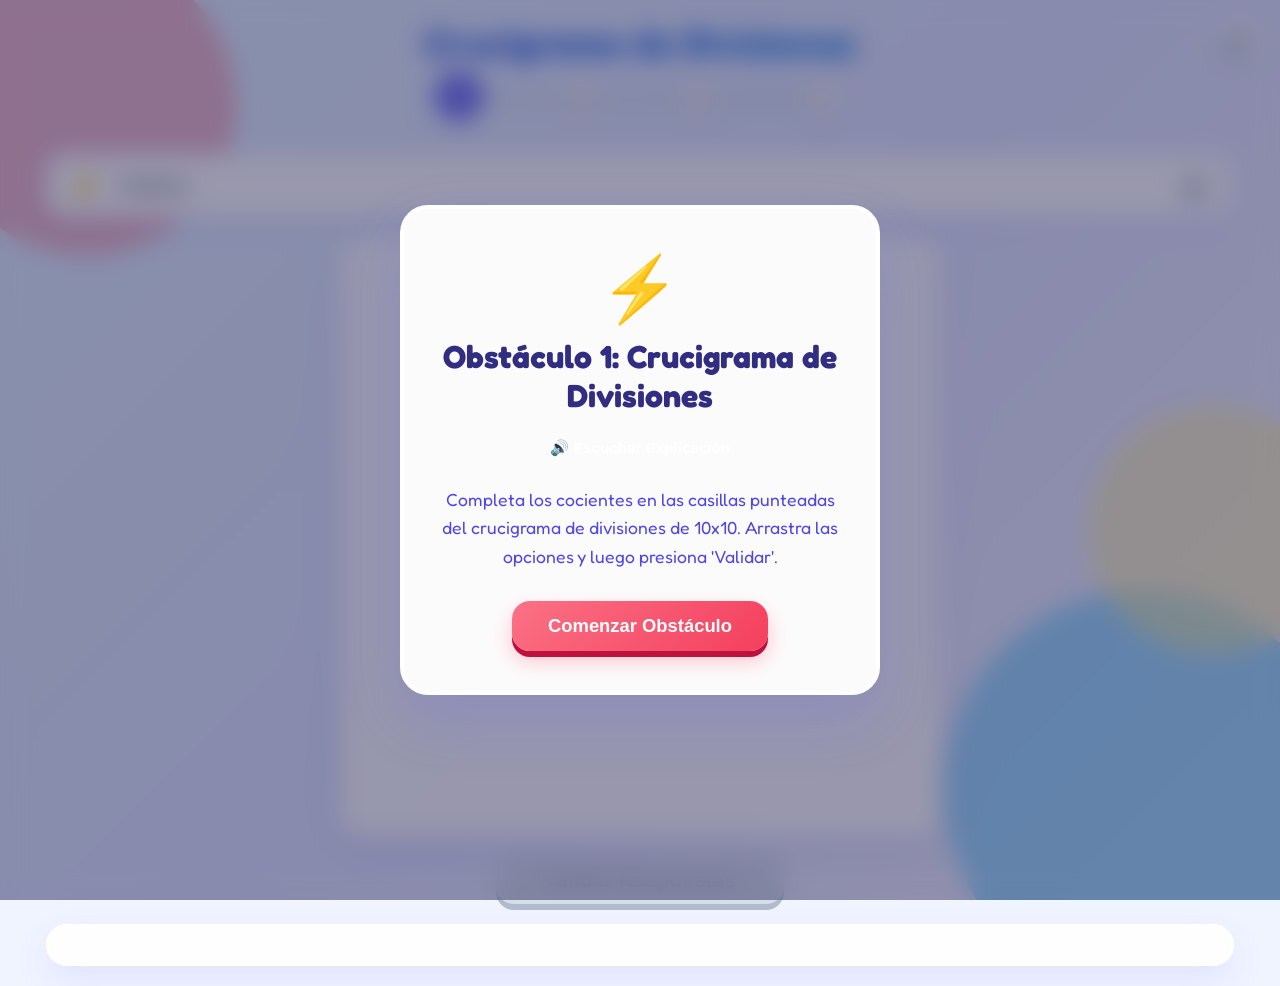
<file: actividad5.html>
<!DOCTYPE html>
<html lang="es">
<head>
  <meta charset="UTF-8">
  <meta name="viewport" content="width=device-width, initial-scale=1.0">
  <title>Crucigrama Matemático - Divisiones</title>
  <!-- Google Fonts para tipografía amigable -->
  <link rel="preconnect" href="https://fonts.googleapis.com">
  <link rel="preconnect" href="https://fonts.gstatic.com" crossorigin>
  <link href="https://fonts.googleapis.com/css2?family=Fredoka:wght@400;600;700;800&display=swap" rel="stylesheet">
  
  <style>
    /* VARIABLES DE DISEÑO (ESTILO CARTOON / INFANTIL PREMIUM) */
    :root {
      --bg-dark: #f0f4ff;
      --bg-card: rgba(255, 255, 255, 0.9);
      --bg-grid-cell: #e0e7ff;
      --border-color: rgba(99, 102, 241, 0.15);
      --color-primary: #6366f1; /* Indigo */
      --color-secondary: #0ea5e9; /* Sky */
      --color-success: #10b981; /* Green */
      --color-error: #f43f5e; /* Rose */
      --color-warning: #f59e0b; /* Amber */
      --text-dark: #1e1b4b;
      --text-light: #ffffff;
      --text-muted: #4f46e5;
      --glow-error: 0 4px 0 #be123c;
    }

    /* ESTILOS BASE Y FONDO DIVERTIDO */
    * {
      box-sizing: border-box;
      margin: 0;
      padding: 0;
      user-select: none;
      -webkit-user-drag: none;
    }

    body {
      font-family: 'Fredoka', sans-serif;
      background-color: var(--bg-dark);
      color: var(--text-dark);
      min-height: 100vh;
      display: flex;
      flex-direction: column;
      align-items: center;
      justify-content: center;
      overflow-x: hidden;
      position: relative;
    }

    /* Fondo animado brillante con burbujas de colores */
    .bg-animation {
      position: fixed;
      top: 0;
      left: 0;
      width: 100vw;
      height: 100vh;
      z-index: -2;
      background: linear-gradient(135deg, #e0f2fe 0%, #e0e7ff 50%, #f5f3ff 100%);
      overflow: hidden;
    }

    .bg-blob {
      position: absolute;
      border-radius: 50%;
      opacity: 0.45;
      z-index: -1;
      animation: float 15s infinite ease-in-out;
    }

    .blob-1 {
      width: 300px;
      height: 300px;
      background: #fb7185; /* Soft pink */
      top: -5%;
      left: -5%;
      animation-delay: 0s;
    }

    .blob-2 {
      width: 400px;
      height: 400px;
      background: #38bdf8; /* Soft blue */
      bottom: -10%;
      right: -5%;
      animation-delay: -4s;
    }

    .blob-3 {
      width: 250px;
      height: 250px;
      background: #fef08a; /* Soft yellow */
      top: 45%;
      left: 85%;
      animation-delay: -8s;
    }

    @keyframes float {
      0%, 100% {
        transform: translate(0, 0) scale(1) rotate(0deg);
      }
      50% {
        transform: translate(40px, 30px) scale(1.1) rotate(15deg);
      }
    }

    /* CONTENEDOR PRINCIPAL */
    .game-container {
      width: 96%;
      max-width: 1500px;
      padding: 20px;
      display: flex;
      flex-direction: column;
      align-items: center;
      z-index: 2;
    }

    /* ENCABEZADO Y PROGRESO */
    header {
      width: 100%;
      text-align: center;
      margin-bottom: 20px;
    }

    .game-title {
      font-size: 2.3rem;
      font-weight: 800;
      background: linear-gradient(135deg, #4f46e5 0%, #0ea5e9 100%);
      background-clip: text;
      -webkit-background-clip: text;
      color: transparent;
      -webkit-text-fill-color: transparent;
      margin-bottom: 5px;
      letter-spacing: 0.5px;
      filter: drop-shadow(0 4px 6px rgba(99, 102, 241, 0.12));
    }

    .progress-bar-container {
      display: flex;
      align-items: center;
      justify-content: space-between;
      width: 100%;
      max-width: 400px;
      margin: 15px auto;
      position: relative;
    }

    .progress-line {
      position: absolute;
      top: 50%;
      left: 0;
      right: 0;
      height: 6px;
      background: #cbd5e1;
      transform: translateY(-50%);
      z-index: 1;
      border-radius: 10px;
    }

    .progress-line-fill {
      position: absolute;
      top: 50%;
      left: 0;
      height: 6px;
      background: linear-gradient(90deg, #6366f1, #0ea5e9);
      transform: translateY(-50%);
      z-index: 1;
      width: 0%;
      border-radius: 10px;
      transition: width 0.6s cubic-bezier(0.34, 1.56, 0.64, 1);
    }

    .progress-step {
      width: 38px;
      height: 38px;
      border-radius: 50%;
      background: #fff;
      border: 3px solid #cbd5e1;
      display: flex;
      align-items: center;
      justify-content: center;
      font-weight: 700;
      font-size: 1rem;
      z-index: 2;
      transition: all 0.4s cubic-bezier(0.175, 0.885, 0.32, 1.275);
      color: #64748b;
      box-shadow: 0 4px 10px rgba(0, 0, 0, 0.05);
    }

    .progress-step.active {
      border-color: #6366f1;
      background: #6366f1;
      color: #fff;
      box-shadow: 0 0 15px rgba(99, 102, 241, 0.4);
      transform: scale(1.2) translateY(-2px);
    }

    .progress-step.completed {
      border-color: #10b981;
      background: #10b981;
      color: #fff;
      box-shadow: 0 0 10px rgba(16, 185, 129, 0.3);
    }

    /* PANTALLA DE INSTRUCCIONES / TRANSICIONES */
    .modal-overlay {
      position: fixed;
      top: 0;
      left: 0;
      width: 100vw;
      height: 100vh;
      background: rgba(30, 27, 75, 0.45);
      backdrop-filter: blur(12px);
      z-index: 100;
      display: flex;
      align-items: center;
      justify-content: center;
      opacity: 1;
      transition: opacity 0.4s ease;
    }

    .modal-overlay.hidden {
      opacity: 0;
      pointer-events: none;
    }

    .modal-card {
      background: rgba(255, 255, 255, 0.96);
      border: 4px solid #fff;
      border-radius: 28px;
      width: 90%;
      max-width: 480px;
      padding: 40px 30px;
      text-align: center;
      box-shadow: 0 25px 60px rgba(99, 102, 241, 0.2);
      transform: translateY(0);
      transition: transform 0.4s cubic-bezier(0.34, 1.56, 0.64, 1);
      color: #1e1b4b;
    }

    .modal-overlay.hidden .modal-card {
      transform: translateY(50px);
    }

    .modal-icon {
      font-size: 4rem;
      margin-bottom: 10px;
      display: inline-block;
      animation: pulse-slow 2s infinite;
    }

    @keyframes pulse-slow {
      0%, 100% { transform: scale(1); }
      50% { transform: scale(1.08); }
    }

    .modal-title {
      font-size: 2rem;
      font-weight: 800;
      margin-bottom: 15px;
      color: #312e81;
    }

    .modal-desc {
      font-size: 1.1rem;
      line-height: 1.6;
      color: #4f46e5;
      margin-bottom: 30px;
    }

    .btn-action {
      background: linear-gradient(135deg, #fb7185, #f43f5e);
      color: white;
      border: none;
      padding: 14px 36px;
      border-radius: 18px;
      font-size: 1.15rem;
      font-weight: 700;
      cursor: pointer;
      box-shadow: 0 6px 0 #be123c, 0 10px 20px rgba(244, 63, 94, 0.3);
      transition: all 0.2s cubic-bezier(0.175, 0.885, 0.32, 1.275);
      position: relative;
    }

    .btn-action:hover {
      transform: translateY(-2px);
      box-shadow: 0 8px 0 #be123c, 0 12px 25px rgba(244, 63, 94, 0.4);
    }

    .btn-action:active {
      transform: translateY(4px);
      box-shadow: 0 2px 0 #be123c, 0 4px 10px rgba(244, 63, 94, 0.2);
    }

    .btn-next-act {
      background: linear-gradient(135deg, #38bdf8, #0ea5e9) !important;
      box-shadow: 0 6px 0 #0284c7, 0 10px 20px rgba(14, 165, 233, 0.3) !important;
    }
    .btn-next-act:hover {
      box-shadow: 0 8px 0 #0284c7, 0 12px 25px rgba(14, 165, 233, 0.4) !important;
    }
    .btn-next-act:active {
      box-shadow: 0 2px 0 #0284c7, 0 4px 10px rgba(14, 165, 233, 0.2) !important;
    }

    /* TOAST DE NOTIFICACIÓN */
    .toast-notification {
      position: fixed;
      top: 30px;
      left: 50%;
      transform: translateX(-50%) translateY(-20px);
      background: #f43f5e;
      border: 3px solid #fff;
      padding: 14px 32px;
      border-radius: 50px;
      display: flex;
      align-items: center;
      gap: 12px;
      box-shadow: 0 10px 25px rgba(244, 63, 94, 0.2);
      z-index: 1000;
      opacity: 0;
      transition: all 0.4s cubic-bezier(0.175, 0.885, 0.32, 1.275);
    }

    .toast-notification.show {
      opacity: 1;
      transform: translateX(-50%) translateY(0);
    }

    .toast-notification.hidden {
      display: none;
    }

    .toast-icon {
      font-size: 1.5rem;
    }

    .toast-text {
      font-weight: 800;
      font-size: 1.1rem;
      color: #fff;
      letter-spacing: 0.5px;
    }

    /* CUADRÍCULA DEL CRUCIGRAMA 10x10 */
    .grid-container {
      background: var(--bg-card);
      border: 3px solid #fff;
      border-radius: 24px;
      padding: 15px;
      width: 100%;
      max-width: 600px;
      margin: 0 auto 20px auto;
      aspect-ratio: 1 / 1;
      display: grid;
      grid-template-columns: repeat(10, 1fr);
      grid-template-rows: repeat(10, 1fr);
      gap: 5px;
      box-shadow: 0 15px 35px rgba(99, 102, 241, 0.12);
    }

    .cell {
      border-radius: 8px;
      display: flex;
      align-items: center;
      justify-content: center;
      font-size: 1.25rem;
      font-weight: 700;
      transition: all 0.3s cubic-bezier(0.175, 0.885, 0.32, 1.275);
      position: relative;
    }

    /* Estados de las Celdas */
    .cell.empty {
      background-color: rgba(99, 102, 241, 0.03);
      border: 1px dashed rgba(99, 102, 241, 0.1);
    }

    .cell.static {
      background-color: #e0e7ff;
      border: 2px solid #c7d2fe;
      color: #3730a3;
      box-shadow: inset 0 -3px #c7d2fe;
    }

    .cell.operator {
      background-color: #fef3c7;
      border: 2px solid #fde68a;
      color: #d97706;
      font-weight: 800;
      font-size: 1.35rem;
      box-shadow: inset 0 -3px 0 #fde68a;
    }

    /* ESTILOS DE SOLTADO COMUNES */
    .dropzone {
      transition: all 0.3s cubic-bezier(0.175, 0.885, 0.32, 1.275);
      color: transparent;
      cursor: pointer;
    }

    .cell.dropzone {
      background-color: #fff;
      border: 2px dashed #a5b4fc;
      box-shadow: inset 0 3px 6px rgba(99, 102, 241, 0.05);
    }

    .dropzone.active-hover {
      background-color: #e0f2fe !important;
      border-color: #38bdf8 !important;
      box-shadow: 0 0 0 4px rgba(56, 189, 248, 0.3) !important;
      transform: scale(1.05);
    }

    .dropzone.filled {
      background-color: #6366f1 !important;
      border: 3px solid #fff !important;
      color: #fff !important;
      font-weight: 800 !important;
      box-shadow: 0 4px 0 #4f46e5, 0 6px 12px rgba(99, 102, 241, 0.2) !important;
      transform: scale(1.03);
    }

    .dropzone.correct {
      background-color: #10b981 !important;
      border: 3px solid #fff !important;
      color: #fff !important;
      font-weight: 800 !important;
      box-shadow: 0 4px 0 #059669, 0 6px 12px rgba(16, 185, 129, 0.2) !important;
      cursor: default !important;
    }

    .dropzone.incorrect {
      background-color: #f43f5e !important;
      border: 3px solid #fff !important;
      color: #fff !important;
      font-weight: 800 !important;
      box-shadow: 0 4px 0 #e11d48, 0 6px 12px rgba(244, 63, 94, 0.2) !important;
    }

    /* CONTENEDOR DE EMPAREJAMIENTO (OBSTÁCULO 2) */
    .matching-container, .table-container, .equations-container {
      width: 100%;
      background: var(--bg-card);
      border: 3px solid #fff;
      border-radius: 24px;
      padding: 20px;
      display: flex;
      flex-direction: column;
      gap: 12px;
      box-shadow: 0 15px 35px rgba(99, 102, 241, 0.12);
      margin-bottom: 20px;
    }

    .matching-row, .table-row, .equation-row {
      display: flex;
      flex-direction: column;
      align-items: stretch;
      gap: 12px;
      background: #f8fafc;
      border: 2px solid #e2e8f0;
      border-radius: 16px;
      padding: 12px 18px;
      transition: all 0.3s ease;
    }

    .matching-row:hover, .table-row:hover, .equation-row:hover {
      border-color: #cbd5e1;
      background: #f1f5f9;
      transform: translateY(-2px);
    }

    /* Clases de soporte para el alineamiento en fila */
    .table-equation-part, .equation-text-part {
      display: flex;
      align-items: center;
      justify-content: space-between;
      gap: 15px;
      width: 100%;
    }

    /* En pantallas grandes (Tablet/Desktop), colocar la división/problema a la izquierda y el visual a la derecha */
    @media (min-width: 768px) {
      .matching-row {
        flex-direction: row;
        align-items: center;
      }
      .table-row, .equation-row {
        flex-direction: row;
        align-items: center;
        justify-content: space-between;
        gap: 20px;
      }
      .table-equation-part {
        flex: 0 0 250px;
        width: auto;
      }
      .equation-text-part {
        flex: 1;
        width: auto;
      }
      .table-row .visual-box, .equation-row .visual-box {
        flex: 1.2;
        width: auto;
        margin-top: 0 !important;
      }
    }

    /* Centrado y compactación para ecuaciones puramente matemáticas (Obstáculo 4) */
    .math-only-equation {
      justify-content: center !important;
      gap: 20px !important;
    }
    .math-only-equation .equation-part {
      flex: 0 0 auto !important;
      font-size: 1.5rem;
      font-weight: 800;
    }

    .matching-dropzone, .table-dropzone, .equation-dropzone {
      width: 110px;
      height: 48px;
      border-radius: 12px;
      display: flex;
      align-items: center;
      justify-content: center;
      font-size: 1.2rem;
      font-weight: 800;
      background-color: #fff;
      border: 2px dashed #a5b4fc;
      color: transparent;
    }

    .equation-dropzone {
      width: 65px;
    }

    .matching-text, .table-sum, .equation-part {
      font-size: 1.25rem;
      font-weight: 700;
      color: #1e1b4b;
    }

    .table-multiplication {
      font-size: 1.3rem;
      font-weight: 800;
      color: #4f46e5;
      text-align: center;
      background: #eeebff;
      border: 2px solid #dcd7ff;
      padding: 8px 12px;
      border-radius: 12px;
    }

    /* REPRESENTACIÓN VISUAL DE OBJETOS */
    .visual-box {
      border: 2px dashed #cbd5e1;
      border-radius: 12px;
      padding: 6px 12px;
      background: #ffffff;
      display: flex;
      flex-wrap: wrap;
      gap: 10px;
      justify-content: flex-start;
      align-items: center;
      width: 100%;
      max-width: 100%;
      box-shadow: inset 0 2px 4px rgba(0,0,0,0.02);
    }
    .visual-group {
      border: 2px solid #cbd5e1;
      border-radius: 10px;
      padding: 6px 8px;
      background: #f8fafc;
      display: flex;
      gap: 4px;
      justify-content: center;
      align-items: center;
      box-shadow: 0 2px 6px rgba(0,0,0,0.03);
    }
    .visual-item {
      font-size: 1.25rem;
      display: inline-block;
      cursor: pointer;
      padding: 2px 4px;
      border-radius: 6px;
      transition: all 0.2s cubic-bezier(0.175, 0.885, 0.32, 1.275);
    }
    .visual-item:hover {
      transform: scale(1.15);
    }
    .visual-item.counted {
      transform: scale(1.25);
      filter: drop-shadow(0 0 6px #10b981) drop-shadow(0 0 2px #10b981);
      background-color: rgba(16, 185, 129, 0.2);
    }
    .matching-info {
      display: flex;
      flex-direction: column;
      align-items: flex-start;
      gap: 6px;
      flex: 1;
    }
    .matching-label {
      font-size: 1.15rem;
      font-weight: 700;
      color: #312e81;
    }

    /* PANEL DE INSTRUCCIONES EN PANTALLA */
    .gameplay-instructions {
      width: 100%;
      background: #fff;
      border: 2.5px solid #e0e7ff;
      border-radius: 18px;
      padding: 12px 18px;
      display: flex;
      align-items: center;
      gap: 15px;
      margin-bottom: 20px;
      box-shadow: 0 8px 20px rgba(99, 102, 241, 0.06);
    }

    .instruction-icon {
      font-size: 1.8rem;
      flex-shrink: 0;
      animation: pulse-slow 2s infinite;
    }

    .instruction-text {
      font-size: 0.95rem;
      font-weight: 600;
      line-height: 1.4;
      color: #475569;
      flex-grow: 1;
    }

    .icon-btn-speak {
      background: #fff;
      border: 2px solid #cbd5e1;
      color: #475569;
      width: 36px;
      height: 36px;
      border-radius: 50%;
      display: flex;
      align-items: center;
      justify-content: center;
      cursor: pointer;
      font-size: 1rem;
      transition: all 0.2s;
      flex-shrink: 0;
      box-shadow: 0 3px 0 #cbd5e1;
    }

    .icon-btn-speak:hover {
      background: #f8fafc;
      transform: scale(1.08);
      border-color: #94a3b8;
    }

    .icon-btn-speak:active {
      transform: translateY(2px);
      box-shadow: 0 1px 0 #cbd5e1;
    }

    /* BOTÓN DE VALIDACIÓN */
    .validate-container {
      width: 100%;
      display: flex;
      justify-content: center;
      margin-bottom: 20px;
    }

    .btn-validate {
      background: linear-gradient(135deg, #10b981, #059669);
      color: white;
      border: none;
      padding: 12px 48px;
      border-radius: 18px;
      font-size: 1.25rem;
      font-weight: 800;
      cursor: pointer;
      box-shadow: 0 6px 0 #047857, 0 10px 20px rgba(16, 185, 129, 0.25);
      transition: all 0.2s cubic-bezier(0.175, 0.885, 0.32, 1.275);
      letter-spacing: 0.5px;
    }

    .btn-validate:hover:not(.disabled) {
      transform: translateY(-2px);
      box-shadow: 0 8px 0 #047857, 0 12px 25px rgba(16, 185, 129, 0.3);
    }

    .btn-validate:active:not(.disabled) {
      transform: translateY(4px);
      box-shadow: 0 2px 0 #047857, 0 4px 10px rgba(16, 185, 129, 0.15);
    }

    .btn-validate.disabled {
      background: #cbd5e1;
      color: #94a3b8;
      border: none;
      box-shadow: 0 6px 0 #94a3b8;
      cursor: not-allowed;
      transform: translateY(0);
      opacity: 0.7;
    }

    /* PANEL DE OPCIONES DRAGGABLES */
    .options-panel {
      width: 100%;
      background: var(--bg-card);
      border: 3px solid #fff;
      border-radius: 24px;
      padding: 18px;
      display: flex;
      justify-content: space-around;
      align-items: center;
      gap: 10px;
      box-shadow: 0 15px 35px rgba(99, 102, 241, 0.1);
      touch-action: none;
    }

    .drag-card {
      border: 3px solid #fff;
      border-radius: 16px;
      font-size: 1.4rem;
      font-weight: 800;
      color: #1e1b4b;
      cursor: grab;
      transition: all 0.2s cubic-bezier(0.175, 0.885, 0.32, 1.275);
      user-select: none;
      display: flex;
      align-items: center;
      justify-content: center;
      min-width: 70px;
      aspect-ratio: 1.25 / 1;
    }

    .drag-card:nth-child(1) { background: #facc15; box-shadow: 0 6px 0 #ca8a04; }
    .drag-card:nth-child(1):hover { transform: translateY(-4px); box-shadow: 0 10px 0 #ca8a04; }
    .drag-card:nth-child(1):active { transform: translateY(2px); box-shadow: 0 4px 0 #ca8a04; }

    .drag-card:nth-child(2) { background: #ff7849; box-shadow: 0 6px 0 #ea580c; }
    .drag-card:nth-child(2):hover { transform: translateY(-4px); box-shadow: 0 10px 0 #ea580c; }
    .drag-card:nth-child(2):active { transform: translateY(2px); box-shadow: 0 4px 0 #ea580c; }

    .drag-card:nth-child(3) { background: #22d3ee; box-shadow: 0 6px 0 #0891b2; }
    .drag-card:nth-child(3):hover { transform: translateY(-4px); box-shadow: 0 10px 0 #0891b2; }
    .drag-card:nth-child(3):active { transform: translateY(2px); box-shadow: 0 4px 0 #0891b2; }

    .drag-card:nth-child(4) { background: #c084fc; box-shadow: 0 6px 0 #9333ea; }
    .drag-card:nth-child(4):hover { transform: translateY(-4px); box-shadow: 0 10px 0 #9333ea; }
    .drag-card:nth-child(4):active { transform: translateY(2px); box-shadow: 0 4px 0 #9333ea; }

    .drag-card:nth-child(5) { background: #4ade80; box-shadow: 0 6px 0 #16a34a; }
    .drag-card:nth-child(5):hover { transform: translateY(-4px); box-shadow: 0 10px 0 #16a34a; }
    .drag-card:nth-child(5):active { transform: translateY(2px); box-shadow: 0 4px 0 #16a34a; }

    .drag-card:active {
      cursor: grabbing;
    }

    .drag-card.dragging-active {
      opacity: 0.3;
    }

    /* ELEMENTO FLOTANTE DE ARRASTRE */
    .floating-drag-element {
      position: fixed;
      pointer-events: none;
      z-index: 1000;
      border: 3px solid #fff;
      border-radius: 16px;
      font-size: 1.4rem;
      font-weight: 800;
      color: #1e1b4b;
      transform: translate(-50%, -50%) scale(1.15) rotate(3deg);
      transition: transform 0.05s ease;
      display: flex;
      align-items: center;
      justify-content: center;
      min-width: 70px;
      aspect-ratio: 1.25 / 1;
    }

    /* BOTONES DE SOPORTE E INFORMACIÓN */
    .control-buttons {
      position: absolute;
      top: 20px;
      right: 20px;
      display: flex;
      gap: 10px;
      z-index: 10;
    }

    .icon-btn {
      background: #fff;
      border: 2px solid #cbd5e1;
      color: #475569;
      width: 42px;
      height: 42px;
      border-radius: 50%;
      display: flex;
      align-items: center;
      justify-content: center;
      cursor: pointer;
      font-size: 1.2rem;
      box-shadow: 0 4px 0 #cbd5e1, 0 4px 10px rgba(0,0,0,0.05);
      transition: all 0.2s;
    }

    .icon-btn:hover {
      background: #f8fafc;
      transform: scale(1.08) translateY(-2px);
      box-shadow: 0 6px 0 #cbd5e1, 0 6px 12px rgba(0,0,0,0.08);
    }

    .icon-btn:active {
      transform: translateY(2px);
      box-shadow: 0 2px 0 #cbd5e1;
    }

    /* ANIMACIONES ADICIONALES */
    @keyframes shake {
      0%, 100% { transform: translateX(0); }
      20%, 60% { transform: translateX(-6px); }
      40%, 80% { transform: translateX(6px); }
    }

    .shake-error {
      animation: shake 0.4s ease-in-out;
      border-color: var(--color-error) !important;
      box-shadow: var(--glow-error) !important;
    }

    /* CANVAS DE CONFETI */
    #confetti-canvas {
      position: fixed;
      top: 0;
      left: 0;
      width: 100vw;
      height: 100vh;
      pointer-events: none;
      z-index: 99;
    }

    /* AJUSTES RESPONSIVOS */
    @media (max-width: 500px) {
      .game-title {
        font-size: 1.8rem;
      }
      .cell {
        font-size: 1.05rem;
      }
      .cell.operator {
        font-size: 1.15rem;
      }
      .drag-card {
        padding: 8px 12px;
        font-size: 1.2rem;
        min-width: 55px;
      }
      .progress-step {
        width: 32px;
        height: 32px;
        font-size: 0.9rem;
      }
      .btn-validate {
        padding: 10px 36px;
        font-size: 1.1rem;
      }
      .matching-text, .table-sum, .equation-part {
        font-size: 1.05rem;
      }
      .matching-dropzone, .table-dropzone, .equation-dropzone {
        width: 95px;
        height: 42px;
        font-size: 1.05rem;
      }
      .table-row {
        gap: 8px;
        padding: 8px 10px;
        grid-template-columns: 1fr 1fr 1.3fr;
      }
      .table-multiplication {
        font-size: 1.05rem;
        padding: 6px;
      }
      .equation-row {
        gap: 10px;
        padding: 8px 12px;
      }
      .equation-dropzone {
        width: 55px;
        height: 40px;
      }
      .gameplay-instructions {
        padding: 10px 14px;
        gap: 10px;
        margin-bottom: 15px;
      }
      .instruction-icon {
        font-size: 1.4rem;
      }
      .instruction-text {
        font-size: 0.85rem;
      }
      .icon-btn-speak {
        width: 32px;
        height: 32px;
        font-size: 0.9rem;
      }
    }
  </style>
</head>
<body>

  <!-- Fondo ambiental interactivo -->
  <div class="bg-animation">
    <div class="bg-blob blob-1"></div>
    <div class="bg-blob blob-2"></div>
    <div class="bg-blob blob-3"></div>
  </div>

  <!-- Botones de Control superiores -->
  <div class="control-buttons">
    <button class="icon-btn" id="sound-toggle-btn" title="Activar/Silenciar sonido">🔊</button>
  </div>

  <!-- Canvas para el Confeti de Celebración -->
  <canvas id="confetti-canvas"></canvas>

  <!-- Toast de Notificación -->
  <div class="toast-notification hidden" id="toast-message">
    <span class="toast-icon">❌</span>
    <span class="toast-text">¡Incorrecto! Vuelve a hacerlo todo de nuevo.</span>
  </div>

  <!-- Contenedor del Juego -->
  <div class="game-container">
    <header>
      <h1 class="game-title">Crucigrama de Divisiones</h1>
      
      <!-- Barra de Progreso de Obstáculos -->
      <div class="progress-bar-container">
        <div class="progress-line"></div>
        <div class="progress-line-fill" id="progress-fill"></div>
        <div class="progress-step active" id="step-1">1</div>
        <div class="progress-step" id="step-2">2</div>
        <div class="progress-step" id="step-3">3</div>
        <div class="progress-step" id="step-4">4</div>
      </div>
    </header>

    <!-- Panel de Instrucciones visible durante el juego -->
    <div class="gameplay-instructions" id="gameplay-instructions">
      <span class="instruction-icon" id="gameplay-icon">⚡</span>
      <p class="instruction-text" id="gameplay-text">Cargando...</p>
      <button class="icon-btn-speak" id="gameplay-speak-btn" title="Escuchar instrucciones">🔊</button>
    </div>

    <!-- Tablero del Crucigrama (10x10) - Modo Obstáculo 1 -->
    <main class="grid-container" id="crossword-grid">
      <!-- Generado dinámicamente -->
    </main>

    <!-- Contenedor del Juego de Emparejar - Modo Obstáculo 2 -->
    <div class="matching-container" id="matching-area" style="display: none;">
      <!-- Generado dinámicamente -->
    </div>

    <!-- Contenedor del Juego de Tabla de Equivalencias - Modo Obstáculo 3 -->
    <div class="table-container" id="table-area" style="display: none;">
      <!-- Generado dinámicamente -->
    </div>

    <!-- Contenedor del Juego de Completar Multiplicación - Modo Obstáculo 4 -->
    <div class="equations-container" id="equations-area" style="display: none;">
      <!-- Generado dinámicamente -->
    </div>

    <!-- Botón de Validación -->
    <div class="validate-container">
      <button class="btn-validate disabled" id="validate-btn">Validar Respuestas</button>
    </div>

    <!-- Panel de Opciones Draggables (5 opciones) -->
    <footer class="options-panel" id="options-container">
      <!-- Generado dinámicamente -->
    </footer>
  </div>

  <!-- MODAL DE INSTRUCCIONES / VICTORIA -->
  <div class="modal-overlay" id="instruction-modal">
    <div class="modal-card">
      <span class="modal-icon" id="modal-icon">🎯</span>
      <h2 class="modal-title" id="modal-title">Obstáculo 1</h2>
      <div style="display: flex; justify-content: center; margin: 10px 0 20px 0;">
        <button class="btn-action" id="modal-speak-btn" style="padding: 8px 16px; font-size: 0.95rem; display: flex; align-items: center; gap: 8px; background: rgba(255,255,255,0.08); box-shadow: none; border: 1px solid rgba(255,255,255,0.12); border-radius: 50px;">
          🔊 Escuchar Explicación
        </button>
      </div>
      <p class="modal-desc" id="modal-desc">Prepárate para iniciar el crucigrama matemático.</p>
      <div class="modal-buttons-container" style="display: flex; gap: 15px; justify-content: center; flex-wrap: wrap; margin-top: 10px; width: 100%;">
        <button class="btn-action" id="modal-start-btn">Comenzar</button>
        <button class="btn-action btn-next-act" id="modal-next-btn" style="display: none;"></button>
      </div>
    </div>
  </div>

  <script>
    /* ==========================================
       1. EFECTOS DE SONIDO (Web Audio API)
       ========================================== */
    class SoundEngine {
      constructor() {
        this.ctx = null;
        this.muted = false;
      }

      init() {
        if (!this.ctx) {
          const AudioContextClass = window.AudioContext || window.webkitAudioContext;
          if (AudioContextClass) {
            this.ctx = new AudioContextClass();
          }
        }
      }

      toggleMute() {
        this.muted = !this.muted;
        return this.muted;
      }

      playDrag() {
        if (this.muted) return;
        this.init();
        if (!this.ctx) return;
        if (this.ctx.state === 'suspended') this.ctx.resume();
        
        try {
          const osc = this.ctx.createOscillator();
          const gain = this.ctx.createGain();
          osc.connect(gain);
          gain.connect(this.ctx.destination);
          
          osc.frequency.setValueAtTime(140, this.ctx.currentTime);
          osc.frequency.exponentialRampToValueAtTime(50, this.ctx.currentTime + 0.08);
          
          gain.gain.setValueAtTime(0.08, this.ctx.currentTime);
          gain.gain.linearRampToValueAtTime(0.001, this.ctx.currentTime + 0.08);
          
          osc.start();
          osc.stop(this.ctx.currentTime + 0.08);
        } catch (err) {
          console.warn("Error de Web Audio API:", err);
        }
      }

      playCorrect() {
        if (this.muted) return;
        this.init();
        if (!this.ctx) return;
        if (this.ctx.state === 'suspended') this.ctx.resume();

        try {
          const notes = [523.25, 659.25, 783.99, 1046.50];
          notes.forEach((freq, idx) => {
            const osc = this.ctx.createOscillator();
            const gain = this.ctx.createGain();
            osc.type = 'sine';
            osc.frequency.setValueAtTime(freq, this.ctx.currentTime + idx * 0.05);
            
            gain.gain.setValueAtTime(0, this.ctx.currentTime + idx * 0.05);
            gain.gain.linearRampToValueAtTime(0.12, this.ctx.currentTime + idx * 0.05 + 0.02);
            gain.gain.exponentialRampToValueAtTime(0.001, this.ctx.currentTime + idx * 0.05 + 0.25);
            
            osc.connect(gain);
            gain.connect(this.ctx.destination);
            osc.start(this.ctx.currentTime + idx * 0.05);
            osc.stop(this.ctx.currentTime + idx * 0.05 + 0.3);
          });
        } catch (err) {
          console.warn("Error de Web Audio API:", err);
        }
      }

      playError() {
        if (this.muted) return;
        this.init();
        if (!this.ctx) return;
        if (this.ctx.state === 'suspended') this.ctx.resume();

        try {
          const osc = this.ctx.createOscillator();
          const osc2 = this.ctx.createOscillator();
          const gain = this.ctx.createGain();
          
          osc.type = 'sawtooth';
          osc2.type = 'triangle';
          
          osc.frequency.setValueAtTime(110, this.ctx.currentTime);
          osc2.frequency.setValueAtTime(113, this.ctx.currentTime);
          
          gain.gain.setValueAtTime(0.12, this.ctx.currentTime);
          gain.gain.linearRampToValueAtTime(0.001, this.ctx.currentTime + 0.22);
          
          osc.connect(gain);
          osc2.connect(gain);
          gain.connect(this.ctx.destination);
          
          osc.start();
          osc2.start();
          osc.stop(this.ctx.currentTime + 0.22);
          osc2.stop(this.ctx.currentTime + 0.22);
        } catch (err) {
          console.warn("Error de Web Audio API:", err);
        }
      }

      playLevelComplete() {
        if (this.muted) return;
        this.init();
        if (!this.ctx) return;
        if (this.ctx.state === 'suspended') this.ctx.resume();

        try {
          const notes = [261.63, 329.63, 392.00, 523.25, 659.25, 1046.50];
          notes.forEach((freq, idx) => {
            const osc = this.ctx.createOscillator();
            const gain = this.ctx.createGain();
            osc.type = 'triangle';
            osc.frequency.setValueAtTime(freq, this.ctx.currentTime + idx * 0.07);
            
            gain.gain.setValueAtTime(0, this.ctx.currentTime + idx * 0.07);
            gain.gain.linearRampToValueAtTime(0.1, this.ctx.currentTime + idx * 0.07 + 0.02);
            gain.gain.exponentialRampToValueAtTime(0.001, this.ctx.currentTime + idx * 0.07 + 0.35);
            
            osc.connect(gain);
            gain.connect(this.ctx.destination);
            osc.start(this.ctx.currentTime + idx * 0.07);
            osc.stop(this.ctx.currentTime + idx * 0.07 + 0.4);
          });
        } catch (err) {
          console.warn("Error de Web Audio API:", err);
        }
      }

      playVictory() {
        if (this.muted) return;
        this.init();
        if (!this.ctx) return;
        if (this.ctx.state === 'suspended') this.ctx.resume();

        try {
          const melody = [
            { f: 523.25, d: 0.12 }, // C5
            { f: 587.33, d: 0.12 }, // D5
            { f: 659.25, d: 0.12 }, // E5
            { f: 783.99, d: 0.12 }, // G5
            { f: 659.25, d: 0.12 }, // E5
            { f: 783.99, d: 0.24 }, // G5
            { f: 880.00, d: 0.12 }, // A5
            { f: 987.77, d: 0.12 }, // B5
            { f: 1046.50, d: 0.6 }  // C6
          ];
          
          let current = this.ctx.currentTime;
          melody.forEach((note) => {
            const osc = this.ctx.createOscillator();
            const gain = this.ctx.createGain();
            osc.type = 'sine';
            osc.frequency.setValueAtTime(note.f, current);
            
            gain.gain.setValueAtTime(0, current);
            gain.gain.linearRampToValueAtTime(0.12, current + 0.02);
            gain.gain.exponentialRampToValueAtTime(0.001, current + note.d - 0.02);
            
            osc.connect(gain);
            gain.connect(this.ctx.destination);
            osc.start(current);
            osc.stop(current + note.d);
            current += note.d;
          });
        } catch (err) {
          console.warn("Error de Web Audio API:", err);
        }
      }
    }

    const sound = new SoundEngine();

    /* ==========================================
       2. CELEBRACIÓN CON CONFETI (HTML5 Canvas)
       ========================================== */
    class ConfettiEffect {
      constructor(canvasId) {
        this.canvas = document.getElementById(canvasId);
        this.ctx = this.canvas.getContext('2d');
        this.particles = [];
        this.active = false;
        
        window.addEventListener('resize', () => this.resize());
        this.resize();
      }

      resize() {
        this.canvas.width = window.innerWidth;
        this.canvas.height = window.innerHeight;
      }

      start() {
        this.active = true;
        this.particles = [];
        for (let i = 0; i < 150; i++) {
          this.particles.push(this.createParticle());
        }
        this.animate();
      }

      stop() {
        this.active = false;
        this.ctx.clearRect(0, 0, this.canvas.width, this.canvas.height);
      }

      createParticle() {
        const colors = [
          '#f43f5e', '#ec4899', '#d946ef', '#a855f7', 
          '#8b5cf6', '#6366f1', '#3b82f6', '#0ea5e9', 
          '#06b6d4', '#14b8a6', '#10b981', '#22c55e', 
          '#84cc16', '#eab308', '#f97316', '#ef4444'
        ];
        return {
          x: Math.random() * this.canvas.width,
          y: Math.random() * this.canvas.height - this.canvas.height - 20,
          size: Math.random() * 8 + 6,
          color: colors[Math.floor(Math.random() * colors.length)],
          speedX: Math.random() * 4 - 2,
          speedY: Math.random() * 4 + 4,
          rotation: Math.random() * 360,
          rotationSpeed: Math.random() * 4 - 2
        };
      }

      animate() {
        if (!this.active) return;
        this.ctx.clearRect(0, 0, this.canvas.width, this.canvas.height);
        
        this.particles.forEach(p => {
          p.y += p.speedY;
          p.x += p.speedX;
          p.rotation += p.rotationSpeed;
          
          if (p.y > this.canvas.height) {
            p.y = -20;
            p.x = Math.random() * this.canvas.width;
          }
          
          this.ctx.save();
          this.ctx.translate(p.x, p.y);
          this.ctx.rotate(p.rotation * Math.PI / 180);
          this.ctx.fillStyle = p.color;
          this.ctx.fillRect(-p.size / 2, -p.size / 2, p.size, p.size);
          this.ctx.restore();
        });
        
        requestAnimationFrame(() => this.animate());
      }
    }

    const confetti = new ConfettiEffect('confetti-canvas');

    /* ==========================================
       3. DATOS Y ESTRUCTURA DE OBSTÁCULOS
       ========================================== */
    const OBSTACLES = [
      {
        id: 1,
        title: "Obstáculo 1: Crucigrama de Divisiones",
        icon: "⚡",
        type: "crossword",
        desc: "Completa los cocientes en las casillas punteadas del crucigrama de divisiones de 10x10. Arrastra las opciones y luego presiona 'Validar'.",
        options: ["1", "2", "3", "5", "6"],
        gridCells: {
          // Eq 1: 5 ÷ 1 = [5] (Fila 2, Cols 1 a 5)
          "2,1": { type: "static", val: "5" },
          "2,2": { type: "operator", val: "÷" },
          "2,3": { type: "static", val: "1" },
          "2,4": { type: "operator", val: "=" },
          "2,5": { type: "dropzone", correct: "5" },

          // Eq 2: 6 ÷ 1 = [6] (Col 3, Filas 0 a 4)
          "0,3": { type: "static", val: "6" },
          "1,3": { type: "operator", val: "÷" },
          "3,3": { type: "operator", val: "=" },
          "4,3": { type: "dropzone", correct: "6" },

          // Eq 3: [6] ÷ 2 = [3] (Fila 4, Cols 3 a 7)
          "4,4": { type: "operator", val: "÷" },
          "4,5": { type: "static", val: "2" },
          "4,6": { type: "operator", val: "=" },
          "4,7": { type: "dropzone", correct: "3" },

          // Eq 4: 2 ÷ 1 = [2] (Col 5, Filas 4 a 8)
          "5,5": { type: "operator", val: "÷" },
          "6,5": { type: "static", val: "1" },
          "7,5": { type: "operator", val: "=" },
          "8,5": { type: "dropzone", correct: "2" },

          // Eq 5: 1 ÷ 1 = [1] (Fila 6, Cols 5 a 9)
          "6,6": { type: "operator", val: "÷" },
          "6,7": { type: "static", val: "1" },
          "6,8": { type: "operator", val: "=" },
          "6,9": { type: "dropzone", correct: "1" }
        }
      },
      {
        id: 2,
        title: "Obstáculo 2: Repartos Agrupados",
        icon: "🔄",
        type: "table",
        desc: "Completa las divisiones observando los grupos de objetos. Arrastra el cociente correcto al recuadro vacío.",
        options: ["2", "3", "4", "5", "6"],
        rows: [
          { multiplication: "", addition: "8 ÷ 2", correct: "4", visual: { count: 8, icon: "🍎", groups: 2 } },
          { multiplication: "", addition: "9 ÷ 3", correct: "3", visual: { count: 9, icon: "🍬", groups: 3 } },
          { multiplication: "", addition: "6 ÷ 1", correct: "6", visual: { count: 6, icon: "📚", groups: 1 } },
          { multiplication: "", addition: "4 ÷ 2", correct: "2", visual: { count: 4, icon: "🦋", groups: 2 } },
          { multiplication: "", addition: "5 ÷ 1", correct: "5", visual: { count: 5, icon: "🥕", groups: 1 } }
        ]
      },
      {
        id: 3,
        title: "Obstáculo 3: Problemas de la Vida Real",
        icon: "🍏",
        type: "equations",
        desc: "Lee con atención cada problema y arrastra el número correcto que responde a la pregunta.",
        options: ["3", "4", "5", "6", "7"],
        equations: [
          { expr: ["Si tienes 8 manzanas y las repartes entre 2 amigos, ¿cuántas manzanas recibe cada uno?  👉", "___"], blankIdx: 1, correct: "4", visual: { count: 8, icon: "🍎", groups: 2 } },
          { expr: ["Tengo 9 globos para repartir entre 3 niños por igual. ¿Cuántos globos le tocan a cada uno?  👉", "___"], blankIdx: 1, correct: "3", visual: { count: 9, icon: "🎈", groups: 3 } },
          { expr: ["Queremos ordenar 6 libros en 1 estante por igual. ¿Cuántos libros van en el estante?  👉", "___"], blankIdx: 1, correct: "6", visual: { count: 6, icon: "📚", groups: 1 } },
          { expr: ["Si hay 7 zanahorias para 1 conejito. ¿Cuántas zanahorias come el conejito?  👉", "___"], blankIdx: 1, correct: "7", visual: { count: 7, icon: "🥕", groups: 1 } },
          { expr: ["Repartimos 5 huesos entre 1 perrito por igual. ¿Cuántos huesos recibe el perrito?  👉", "___"], blankIdx: 1, correct: "5", visual: { count: 5, icon: "🦴", groups: 1 } }
        ]
      },
      {
        id: 4,
        title: "Obstáculo 4: Completa el Término Faltante",
        icon: "🏆",
        type: "equations",
        desc: "Encuentra el número que falta en cada división, ya sea el dividendo o el divisor. Arrastra la tarjeta correcta.",
        options: ["1", "2", "3", "8", "9"],
        equations: [
          { expr: ["8", "÷", "___", "=", "4"], blankIdx: 2, correct: "2" },
          { expr: ["___", "÷", "3", "=", "3"], blankIdx: 0, correct: "9" },
          { expr: ["6", "÷", "___", "=", "2"], blankIdx: 2, correct: "3" },
          { expr: ["___", "÷", "2", "=", "4"], blankIdx: 0, correct: "8" },
          { expr: ["5", "÷", "___", "=", "5"], blankIdx: 2, correct: "1" }
        ]
      }
    ];

    /* ==========================================
       4. CONTROLADORES Y LÓGICA DEL JUEGO
       ========================================== */
    let currentLevelIdx = 0;
    let correctCount = 0;
    const totalDropsNeeded = 5;

    const NUMBER_WORDS_ES = [
      "", "uno", "dos", "tres", "cuatro", "cinco", "seis", "siete", "ocho", "nueve", "diez",
      "once", "doce", "trece", "catorce", "quince", "dieciséis", "diecisiete", "dieciocho", "diecinueve", "veinte",
      "veintiuno", "veintidós", "veintitrés", "veinticuatro", "veinticinco", "veintiséis", "veintisiete", "veintiocho", "veintinueve", "treinta",
      "treintiuno", "treintidós", "treintitres", "treinticuatro", "treinticinco", "treintiséis", "treintisiete", "treintiocho", "treintinueve", "cuarenta"
    ];

    function handleVisualItemClick(item, vBox) {
      const items = Array.from(vBox.querySelectorAll('.visual-item'));
      const alreadyCounted = item.classList.contains('counted');
      
      if (alreadyCounted) {
        items.forEach(el => el.classList.remove('counted'));
        sound.playDrag();
      } else {
        item.classList.add('counted');
        sound.playDrag();
        const count = items.filter(el => el.classList.contains('counted')).length;
        const numberWord = NUMBER_WORDS_ES[count] || count.toString();
        speakText(numberWord);
      }
    }

    let voiceUtterance = null;
    let firstInteractionSpeechDone = false;

    function speakText(text) {
      if ('speechSynthesis' in window && !sound.muted) {
        window.speechSynthesis.cancel(); // Detener cualquier audio previo
        
        voiceUtterance = new SpeechSynthesisUtterance(text);
        voiceUtterance.lang = 'es-ES'; // Español
        voiceUtterance.rate = 0.92;     // Ligeramente más pausado para niños
        voiceUtterance.pitch = 1.05;    // Tono amigable y claro
        
        window.speechSynthesis.speak(voiceUtterance);
        firstInteractionSpeechDone = true; // Marcar como reproducido para evitar doble voz en el primer clic
      }
    }

    function stopSpeaking() {
      if ('speechSynthesis' in window) {
        window.speechSynthesis.cancel();
      }
    }

    function handleFirstInteractionSpeech() {
      if (firstInteractionSpeechDone) return;
      const level = OBSTACLES[currentLevelIdx];
      if (level) {
        speakText(level.desc);
      }
      firstInteractionSpeechDone = true;
      document.removeEventListener('click', handleFirstInteractionSpeech);
      document.removeEventListener('pointerdown', handleFirstInteractionSpeech);
    }

    // Elementos del DOM
    const crosswordGrid = document.getElementById('crossword-grid');
    const matchingArea = document.getElementById('matching-area');
    const tableArea = document.getElementById('table-area');
    const equationsArea = document.getElementById('equations-area');
    const optionsContainer = document.getElementById('options-container');
    const progressFill = document.getElementById('progress-fill');
    const validateBtn = document.getElementById('validate-btn');
    const toastMessage = document.getElementById('toast-message');
    
    // Modal Elements
    const instructionModal = document.getElementById('instruction-modal');
    const modalIcon = document.getElementById('modal-icon');
    const modalTitle = document.getElementById('modal-title');
    const modalDesc = document.getElementById('modal-desc');
    let modalStartBtn = document.getElementById('modal-start-btn');
    const soundToggleBtn = document.getElementById('sound-toggle-btn');

    // Inicialización del juego al cargar
    window.addEventListener('DOMContentLoaded', () => {
      showInstructionModal(currentLevelIdx);
      
      // Escuchar primera interacción del usuario para asegurar la reproducción de voz
      document.addEventListener('click', handleFirstInteractionSpeech);
      document.addEventListener('pointerdown', handleFirstInteractionSpeech);
      
      // Control de Sonido
      soundToggleBtn.addEventListener('click', () => {
        const isMuted = sound.toggleMute();
        soundToggleBtn.innerText = isMuted ? "🔇" : "🔊";
        if (isMuted) {
          stopSpeaking();
        }
      });

      // Evento del botón de Validar
      validateBtn.addEventListener('click', () => {
        if (validateBtn.classList.contains('disabled')) return;
        validateCurrentAnswers();
      });

      // Delegar clicks en las cuadrículas o celdas para regresar opciones
      crosswordGrid.addEventListener('click', (e) => {
        const cell = e.target.closest('.cell.dropzone.filled:not(.correct):not(.incorrect)');
        if (cell) handleReturnCard(cell);
      });

      matchingArea.addEventListener('click', (e) => {
        const cell = e.target.closest('.matching-dropzone.dropzone.filled:not(.correct):not(.incorrect)');
        if (cell) handleReturnCard(cell);
      });

      tableArea.addEventListener('click', (e) => {
        const cell = e.target.closest('.table-dropzone.dropzone.filled:not(.correct):not(.incorrect)');
        if (cell) handleReturnCard(cell);
      });

      equationsArea.addEventListener('click', (e) => {
        const cell = e.target.closest('.equation-dropzone.dropzone.filled:not(.correct):not(.incorrect)');
        if (cell) handleReturnCard(cell);
      });
    });

    // Retorna una tarjeta colocada al panel inferior
    function handleReturnCard(cell) {
      const value = cell.dataset.placed;
      if (value) {
        cell.innerText = '?';
        cell.removeAttribute('data-placed');
        cell.classList.remove('filled');
        createOptionCard(value);
        sound.playDrag();
        updateValidateButtonState();
      }
    }

    // Mostrar modal con instrucciones del obstáculo
    function showInstructionModal(levelIdx) {
      const level = OBSTACLES[levelIdx];
      modalIcon.innerText = level.icon;
      modalTitle.innerText = level.title;
      modalDesc.innerText = level.desc;
      
      const nextBtn = document.getElementById('modal-next-btn');
      if (nextBtn) nextBtn.style.display = 'none';
      
      const currentStartBtn = document.getElementById('modal-start-btn');
      currentStartBtn.innerText = "Comenzar Obstáculo";
      instructionModal.classList.remove('hidden');

      // Intentar hablar automáticamente
      speakText(level.desc);

      const currentSpeakBtn = document.getElementById('modal-speak-btn');
      const newSpeakBtn = currentSpeakBtn.cloneNode(true);
      currentSpeakBtn.parentNode.replaceChild(newSpeakBtn, currentSpeakBtn);
      newSpeakBtn.addEventListener('click', () => {
        speakText(level.desc);
      });

      const newBtn = currentStartBtn.cloneNode(true);
      currentStartBtn.parentNode.replaceChild(newBtn, currentStartBtn);
      modalStartBtn = newBtn;
      
      newBtn.addEventListener('click', () => {
        instructionModal.classList.add('hidden');
        stopSpeaking(); // Detener locución al iniciar
        sound.init(); // Inicializar contexto de sonido tras interacción del usuario
        loadObstacle(levelIdx);
      });
    }

    // Cargar la configuración de un obstáculo en particular
    function loadObstacle(levelIdx) {
      // Sincronizar SIEMPRE el índice global con el nivel que se está cargando
      currentLevelIdx = levelIdx;
      correctCount = 0;
      updateProgressBar(levelIdx);
      
      // Limpiar y ocultar layouts
      crosswordGrid.innerHTML = '';
      crosswordGrid.style.display = 'none';
      matchingArea.innerHTML = '';
      matchingArea.style.display = 'none';
      tableArea.innerHTML = '';
      tableArea.style.display = 'none';
      equationsArea.innerHTML = '';
      equationsArea.style.display = 'none';
      
      optionsContainer.innerHTML = '';
      updateValidateButtonState();
      
      const levelData = OBSTACLES[levelIdx];

      // Actualizar instrucciones en pantalla
      document.getElementById('gameplay-icon').innerText = levelData.icon;
      document.getElementById('gameplay-text').innerText = levelData.desc;

      // Vincular el botón de voz del panel de juego
      const gameplaySpeakBtn = document.getElementById('gameplay-speak-btn');
      const newGameplaySpeakBtn = gameplaySpeakBtn.cloneNode(true);
      gameplaySpeakBtn.parentNode.replaceChild(newGameplaySpeakBtn, gameplaySpeakBtn);
      newGameplaySpeakBtn.addEventListener('click', () => {
        speakText(levelData.desc);
      });

      if (levelData.type === 'matching') {
        // MODO EMPAREJAMIENTO (OBSTÁCULOS 2)
        matchingArea.style.display = 'flex';
        
        levelData.pairs.forEach(pair => {
          const row = document.createElement('div');
          row.classList.add('matching-row');
          
          const dz = document.createElement('div');
          dz.classList.add('matching-dropzone', 'dropzone');
          dz.dataset.correct = pair.correct;
          dz.innerText = '?';
          row.appendChild(dz);
          
          const info = document.createElement('div');
          info.classList.add('matching-info');
          
          const label = document.createElement('div');
          label.classList.add('matching-label');
          label.innerText = pair.label;
          info.appendChild(label);
          
          if (pair.visual) {
            const vBox = document.createElement('div');
            vBox.classList.add('visual-box');
            for (let i = 0; i < pair.visual.count; i++) {
              const item = document.createElement('span');
              item.classList.add('visual-item');
              item.innerText = pair.visual.icon;
              item.addEventListener('click', (e) => {
                e.stopPropagation();
                handleVisualItemClick(item, vBox);
              });
              vBox.appendChild(item);
            }
            info.appendChild(vBox);
          }
          
          row.appendChild(info);
          matchingArea.appendChild(row);
        });
      } else if (levelData.type === 'table') {
        // MODO TABLA DE EQUIVALENCIAS (OBSTÁCULO 3)
        tableArea.style.display = 'flex';
        
        levelData.rows.forEach(rowData => {
          const row = document.createElement('div');
          row.classList.add('table-row');
          const contentRow = document.createElement('div');
          contentRow.classList.add('table-equation-part');
          
          if (rowData.multiplication) {
            const mult = document.createElement('div');
            mult.classList.add('table-multiplication');
            mult.innerText = rowData.multiplication;
            contentRow.appendChild(mult);
          }
          
          const sum = document.createElement('div');
          sum.classList.add('table-sum');
          sum.innerText = `${rowData.addition}  =  `;
          contentRow.appendChild(sum);
          
          const dz = document.createElement('div');
          dz.classList.add('table-dropzone', 'dropzone');
          dz.dataset.correct = rowData.correct;
          dz.innerText = '?';
          contentRow.appendChild(dz);
          
          row.appendChild(contentRow);
          
          if (rowData.visual) {
            const vBox = document.createElement('div');
            vBox.classList.add('visual-box');
            
            if (rowData.visual.groups) {
              const itemsPerGroup = Math.floor(rowData.visual.count / rowData.visual.groups);
              for (let g = 0; g < rowData.visual.groups; g++) {
                const groupEl = document.createElement('div');
                groupEl.classList.add('visual-group');
                for (let i = 0; i < itemsPerGroup; i++) {
                  const item = document.createElement('span');
                  item.classList.add('visual-item');
                  item.innerText = rowData.visual.icon;
                  item.addEventListener('click', (e) => {
                    e.stopPropagation();
                    handleVisualItemClick(item, groupEl);
                  });
                  groupEl.appendChild(item);
                }
                vBox.appendChild(groupEl);
              }
            } else {
              for (let i = 0; i < rowData.visual.count; i++) {
                const item = document.createElement('span');
                item.classList.add('visual-item');
                item.innerText = rowData.visual.icon;
                item.addEventListener('click', (e) => {
                  e.stopPropagation();
                  handleVisualItemClick(item, vBox);
                });
                vBox.appendChild(item);
              }
            }
            row.appendChild(vBox);
          }
          
          tableArea.appendChild(row);
        });
      } else if (levelData.type === 'equations') {
        // MODO COMPLETAR MULTIPLICACIÓN (OBSTÁCULO 4)
        equationsArea.style.display = 'flex';
        
        levelData.equations.forEach(eq => {
          const row = document.createElement('div');
          row.classList.add('equation-row');
          const contentRow = document.createElement('div');
          contentRow.classList.add('equation-text-part');
          if (!eq.visual) {
            contentRow.classList.add('math-only-equation');
          }
          
          eq.expr.forEach((token, idx) => {
            if (idx === eq.blankIdx) {
              const dz = document.createElement('div');
              dz.classList.add('equation-dropzone', 'dropzone');
              dz.dataset.correct = eq.correct;
              dz.innerText = '?';
              contentRow.appendChild(dz);
            } else {
              const span = document.createElement('span');
              span.classList.add('equation-part');
              span.innerText = token;
              if (eq.visual) {
                span.style.flex = '1';
              }
              contentRow.appendChild(span);
              
              // Si es el obstáculo 3 (tiene problemas en texto, indicado por la presencia de eq.visual)
              if (eq.visual) {
                const speakBtn = document.createElement('button');
                speakBtn.classList.add('icon-btn-speak');
                speakBtn.style.marginLeft = '8px';
                speakBtn.style.marginRight = '8px';
                speakBtn.style.width = '32px';
                speakBtn.style.height = '32px';
                speakBtn.style.fontSize = '0.85rem';
                speakBtn.title = "Escuchar problema";
                speakBtn.innerText = "🔊";
                speakBtn.addEventListener('click', (e) => {
                  e.stopPropagation();
                  let cleanText = token.replace(/👉/g, '').replace(/___/g, '').trim();
                  speakText(cleanText);
                });
                contentRow.appendChild(speakBtn);
              }
            }
          });
          row.appendChild(contentRow);
          
          if (eq.visual) {
            const vBox = document.createElement('div');
            vBox.classList.add('visual-box');

            
            if (eq.visual.groups) {
              const itemsPerGroup = Math.floor(eq.visual.count / eq.visual.groups);
              for (let g = 0; g < eq.visual.groups; g++) {
                const groupEl = document.createElement('div');
                groupEl.classList.add('visual-group');
                for (let i = 0; i < itemsPerGroup; i++) {
                  const item = document.createElement('span');
                  item.classList.add('visual-item');
                  item.innerText = eq.visual.icon;
                  item.addEventListener('click', (e) => {
                    e.stopPropagation();
                    handleVisualItemClick(item, groupEl);
                  });
                  groupEl.appendChild(item);
                }
                vBox.appendChild(groupEl);
              }
            } else {
              for (let i = 0; i < eq.visual.count; i++) {
                const item = document.createElement('span');
                item.classList.add('visual-item');
                item.innerText = eq.visual.icon;
                item.addEventListener('click', (e) => {
                  e.stopPropagation();
                  handleVisualItemClick(item, vBox);
                });
                vBox.appendChild(item);
              }
            }
            row.appendChild(vBox);
          }
          
          equationsArea.appendChild(row);
        });
      } else {
        // MODO CRUCIGRAMA (OBSTÁCULOS 1)
        crosswordGrid.style.display = 'grid';
        
        // Construir la cuadrícula 10x10
        for (let r = 0; r < 10; r++) {
          for (let c = 0; c < 10; c++) {
            const key = `${r},${c}`;
            const cellElement = document.createElement('div');
            cellElement.classList.add('cell');
            cellElement.dataset.row = r;
            cellElement.dataset.col = c;
            
            if (levelData.gridCells[key]) {
              const data = levelData.gridCells[key];
              cellElement.classList.add(data.type);
              
              if (data.type === 'static' || data.type === 'operator') {
                cellElement.innerText = data.val;
              } else if (data.type === 'dropzone') {
                cellElement.dataset.correct = data.correct;
                cellElement.innerText = '?';
              }
            } else {
              cellElement.classList.add('empty');
            }
            
            crosswordGrid.appendChild(cellElement);
          }
        }
      }

      // Cargar las 5 tarjetas de opciones barajadas
      const shuffledOptions = [...levelData.options].sort(() => Math.random() - 0.5);
      shuffledOptions.forEach(optVal => {
        createOptionCard(optVal);
      });
    }

    // Crear una tarjeta en el panel de opciones
    function createOptionCard(value) {
      const card = document.createElement('div');
      card.classList.add('drag-card');
      card.innerText = value;
      card.dataset.val = value;
      optionsContainer.appendChild(card);
      
      setupPointerDrag(card);
    }

    // Comprobar si todas las celdas Dropzone tienen una opción colocada
    function updateValidateButtonState() {
      const activeDropZones = Array.from(document.querySelectorAll('.dropzone'));
      const allFilled = activeDropZones.every(dz => dz.dataset.placed || dz.classList.contains('correct'));
      
      if (allFilled && activeDropZones.length > 0) {
        validateBtn.classList.remove('disabled');
      } else {
        validateBtn.classList.add('disabled');
      }
    }

    // Muestra una barra de notificación emergente (Toast)
    function showToastNotification(text, isSuccess = false) {
      const toastIcon = toastMessage.querySelector('.toast-icon');
      const toastText = toastMessage.querySelector('.toast-text');
      
      toastIcon.innerText = isSuccess ? "✅" : "❌";
      toastText.innerText = text;
      
      if (isSuccess) {
        toastMessage.style.background = 'rgba(16, 185, 129, 0.95)';
        toastMessage.style.boxShadow = '0 10px 25px rgba(16, 185, 129, 0.4)';
      } else {
        toastMessage.style.background = 'rgba(244, 63, 94, 0.95)';
        toastMessage.style.boxShadow = '0 10px 25px rgba(244, 63, 94, 0.4)';
      }
      
      toastMessage.classList.remove('hidden');
      toastMessage.offsetWidth;
      toastMessage.classList.add('show');
      
      setTimeout(() => {
        toastMessage.classList.remove('show');
        setTimeout(() => {
          toastMessage.classList.add('hidden');
        }, 400);
      }, 1500);
    }

    // Validar respuestas al presionar el botón
    function validateCurrentAnswers() {
      const dropZones = Array.from(document.querySelectorAll('.dropzone'));
      let wrongCount = 0;

      validateBtn.classList.add('disabled');

      // Evaluar respuestas colocadas en esta ronda con trim() para seguridad
      dropZones.forEach(dz => {
        const placedVal = (dz.dataset.placed || '').trim();
        const correctVal = (dz.dataset.correct || '').trim();

        if (placedVal !== correctVal) {
          dz.classList.remove('filled');
          dz.classList.add('incorrect', 'shake-error');
          wrongCount++;
        } else {
          dz.classList.remove('filled');
          dz.classList.add('correct');
        }
      });

      if (wrongCount > 0) {
        sound.playError();
        showToastNotification("¡Incorrecto! Vuelve a hacerlo todo de nuevo.", false);
        
        // Esperar 1.5 segundos y reiniciar todo el nivel
        setTimeout(() => {
          dropZones.forEach(dz => {
            if (dz.classList.contains('matching-dropzone')) {
              dz.className = 'matching-dropzone dropzone';
            } else if (dz.classList.contains('table-dropzone')) {
              dz.className = 'table-dropzone dropzone';
            } else if (dz.classList.contains('equation-dropzone')) {
              dz.className = 'equation-dropzone dropzone';
            } else {
              dz.className = 'cell dropzone';
            }
            dz.innerText = '?';
            dz.removeAttribute('data-placed');
          });

          // Vaciar el contenedor de opciones y regenerar todas las opciones originales barajadas
          optionsContainer.innerHTML = '';
          const levelData = OBSTACLES[currentLevelIdx];
          const shuffledOptions = [...levelData.options].sort(() => Math.random() - 0.5);
          shuffledOptions.forEach(optVal => {
            createOptionCard(optVal);
          });

          correctCount = 0;
          updateValidateButtonState();
        }, 1500);
      } else {
        // TODOS EXCELENTES EN EL NIVEL
        sound.playCorrect();
        correctCount = totalDropsNeeded;
        
        // Asegurar que queden bloqueados en verde esmeralda
        dropZones.forEach(dz => {
          if (dz.classList.contains('matching-dropzone')) {
            dz.className = 'matching-dropzone dropzone correct';
          } else if (dz.classList.contains('table-dropzone')) {
            dz.className = 'table-dropzone dropzone correct';
          } else if (dz.classList.contains('equation-dropzone')) {
            dz.className = 'equation-dropzone dropzone correct';
          } else {
            dz.className = 'cell dropzone correct';
          }
          dz.removeAttribute('data-placed');
        });
        
        checkLevelCompletion();
      }
    }

    // Comprobación de fin de nivel
    function checkLevelCompletion() {
      if (correctCount === totalDropsNeeded) {
        setTimeout(() => {
          if (currentLevelIdx < OBSTACLES.length - 1) {
            sound.playLevelComplete();
            currentLevelIdx++;
            showInstructionModal(currentLevelIdx);
          } else {
            triggerFinalVictory();
          }
        }, 600);
      }
    }

    // Actualizar la línea de progreso superior
    function updateProgressBar(levelIdx) {
      const percent = (levelIdx / (OBSTACLES.length - 1)) * 100;
      progressFill.style.width = `${percent}%`;
      
      for (let i = 0; i < OBSTACLES.length; i++) {
        const stepNode = document.getElementById(`step-${i + 1}`);
        stepNode.className = 'progress-step';
        if (i < levelIdx) {
          stepNode.classList.add('completed');
          stepNode.innerText = '✓';
        } else if (i === levelIdx) {
          stepNode.classList.add('active');
          stepNode.innerText = `${i + 1}`;
        } else {
          stepNode.innerText = `${i + 1}`;
        }
      }
    }

    /* ==========================================
       5. SISTEMA DE ARRASTRE Y SOLTAR (Pointer Capture)
       ========================================== */
    function setupPointerDrag(element) {
      element.addEventListener('pointerdown', (e) => {
        e.preventDefault();
        
        element.setPointerCapture(e.pointerId);
        sound.playDrag();

        const value = element.dataset.val;
        element.classList.add('dragging-active');

        // Crear elemento flotante
        const floatingEl = document.createElement('div');
        floatingEl.classList.add('floating-drag-element');
        floatingEl.innerText = value;

        // Copiar el color de fondo y la sombra del botón original para mantener la coherencia de color
        const bg = window.getComputedStyle(element).backgroundColor;
        const shadow = window.getComputedStyle(element).boxShadow;
        floatingEl.style.backgroundColor = bg;
        floatingEl.style.boxShadow = shadow;

        document.body.appendChild(floatingEl);

        updateFloatingPosition(floatingEl, e.clientX, e.clientY);

        const dropZones = Array.from(document.querySelectorAll('.dropzone:not(.correct)'));
        let hoveredZone = null;

        function onPointerMove(moveEvent) {
          if (moveEvent.pointerId !== e.pointerId) return;
          updateFloatingPosition(floatingEl, moveEvent.clientX, moveEvent.clientY);

          let activeZone = null;
          for (let zone of dropZones) {
            const rect = zone.getBoundingClientRect();
            if (
              moveEvent.clientX >= rect.left &&
              moveEvent.clientX <= rect.right &&
              moveEvent.clientY >= rect.top &&
              moveEvent.clientY <= rect.bottom
            ) {
              activeZone = zone;
              break;
            }
          }

          if (activeZone !== hoveredZone) {
            if (hoveredZone) hoveredZone.classList.remove('active-hover');
            hoveredZone = activeZone;
            if (hoveredZone) hoveredZone.classList.add('active-hover');
          }
        }

        // Drop
        function onPointerUp(upEvent) {
          if (upEvent.pointerId !== e.pointerId) return;

          element.releasePointerCapture(e.pointerId);
          element.classList.remove('dragging-active');
          floatingEl.remove();

          element.removeEventListener('pointermove', onPointerMove);
          element.removeEventListener('pointerup', onPointerUp);
          element.removeEventListener('pointercancel', onPointerCancel);

          if (hoveredZone) {
            hoveredZone.classList.remove('active-hover');
            
            // Si ya hay una ficha en la zona, la devolvemos
            if (hoveredZone.dataset.placed) {
              createOptionCard(hoveredZone.dataset.placed);
            }

            // Colocar la ficha en el dropzone
            hoveredZone.innerText = value;
            hoveredZone.dataset.placed = value;
            hoveredZone.classList.add('filled');
            
            element.remove();
            sound.playDrag();
            updateValidateButtonState();
          }
        }

        function onPointerCancel(cancelEvent) {
          if (cancelEvent.pointerId !== e.pointerId) return;
          
          element.releasePointerCapture(e.pointerId);
          element.classList.remove('dragging-active');
          floatingEl.remove();
          if (hoveredZone) hoveredZone.classList.remove('active-hover');

          element.removeEventListener('pointermove', onPointerMove);
          element.removeEventListener('pointerup', onPointerUp);
          element.removeEventListener('pointercancel', onPointerCancel);
        }

        element.addEventListener('pointermove', onPointerMove);
        element.addEventListener('pointerup', onPointerUp);
        element.addEventListener('pointercancel', onPointerCancel);
      });
    }

    function updateFloatingPosition(el, x, y) {
      el.style.left = `${x}px`;
      el.style.top = `${y}px`;
    }

    // Celebración final
    function triggerFinalVictory() {
      localStorage.setItem("actividad5", "completada");
      sound.playVictory();
      confetti.start();

      modalIcon.innerText = "🏆🎉";
      modalTitle.innerText = "¡Felicidades, Campeón!";
      const victoryText = "Has superado con éxito los 4 obstáculos del crucigrama matemático de divisiones básicas de manera impecable.";
      modalDesc.innerText = victoryText;
      
      const currentStartBtn = document.getElementById('modal-start-btn');
      currentStartBtn.innerText = "Volver a jugar 🔄";
      instructionModal.classList.remove('hidden');

      speakText("¡Felicidades, Campeón! " + victoryText);

      const currentSpeakBtn = document.getElementById('modal-speak-btn');
      const newSpeakBtn = currentSpeakBtn.cloneNode(true);
      currentSpeakBtn.parentNode.replaceChild(newSpeakBtn, currentSpeakBtn);
      newSpeakBtn.addEventListener('click', () => {
        speakText("¡Felicidades, Campeón! " + victoryText);
      });

      const newBtn = currentStartBtn.cloneNode(true);
      currentStartBtn.parentNode.replaceChild(newBtn, currentStartBtn);
      modalStartBtn = newBtn;
      
      newBtn.addEventListener('click', () => {
        instructionModal.classList.add('hidden');
        stopSpeaking();
        confetti.stop();
        currentLevelIdx = 0;
        showInstructionModal(currentLevelIdx);
      });

      const nextBtn = document.getElementById('modal-next-btn');
      if (nextBtn) {
        nextBtn.style.display = 'inline-block';
        nextBtn.innerText = "Siguiente Actividad (Desafío Mixto) ➡️";
        
        // Clonar para limpiar event listeners previos
        const newNextBtn = nextBtn.cloneNode(true);
        nextBtn.parentNode.replaceChild(newNextBtn, nextBtn);
        
        newNextBtn.addEventListener('click', () => {
          stopSpeaking();
          confetti.stop();
          window.location.href = 'actividad6.html';
        });
      }
    }
  </script>
</body>
</html>
</file>
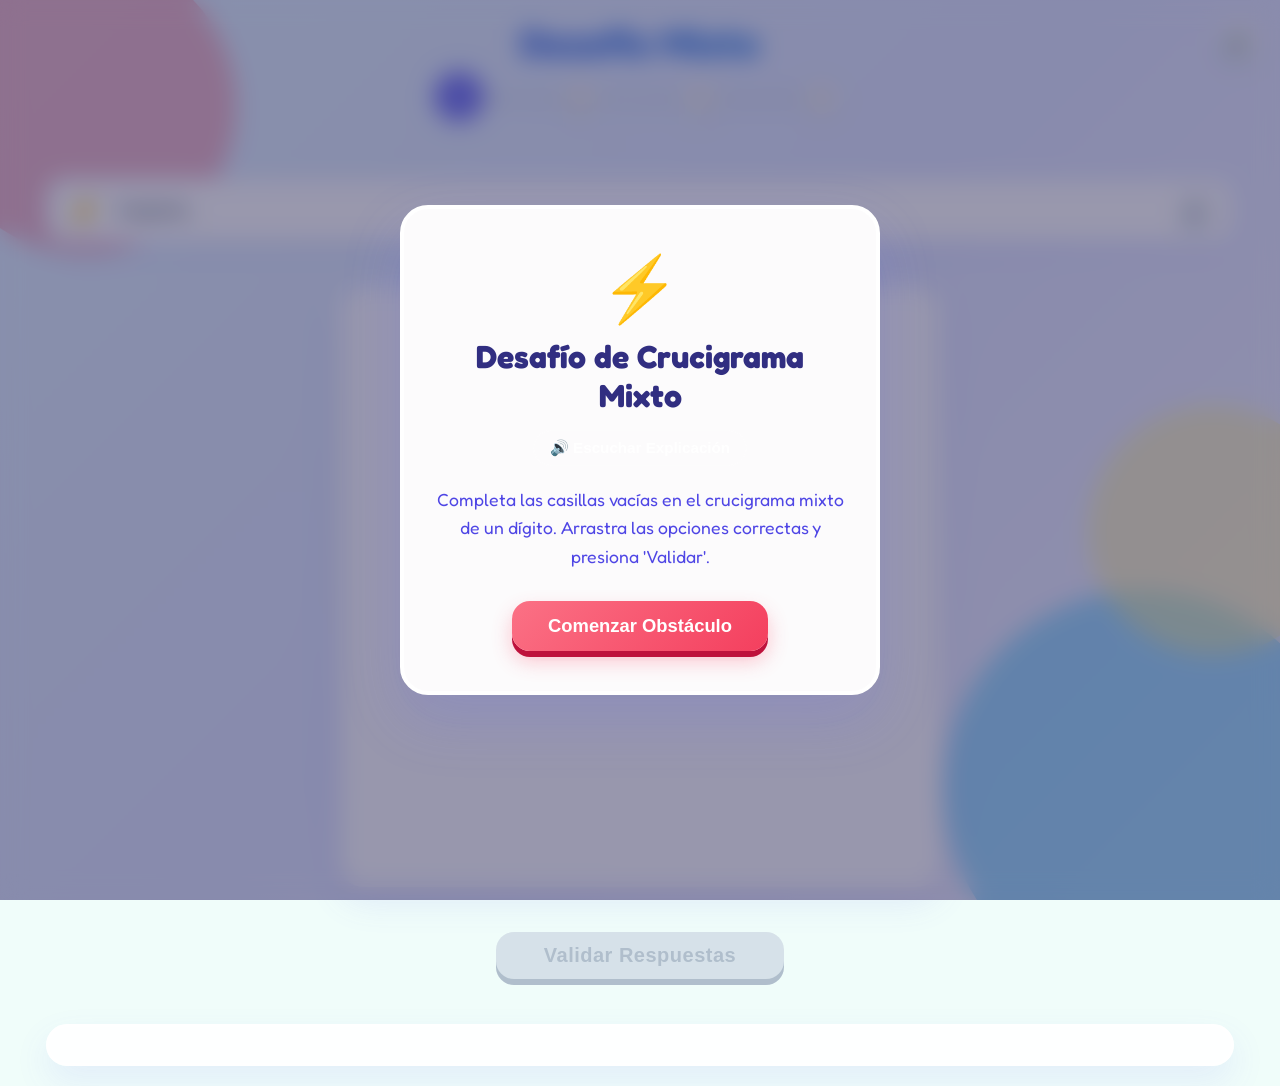
<file: actividad6.html>
<!DOCTYPE html>
<html lang="es">
<head>
  <meta charset="UTF-8">
  <meta name="viewport" content="width=device-width, initial-scale=1.0">
  <title>Crucigrama Matemático - Desafío Mixto</title>
  <!-- Google Fonts para tipografía amigable -->
  <link rel="preconnect" href="https://fonts.googleapis.com">
  <link rel="preconnect" href="https://fonts.gstatic.com" crossorigin>
  <link href="https://fonts.googleapis.com/css2?family=Fredoka:wght@400;600;700;800&display=swap" rel="stylesheet">
  
  <style>
    /* VARIABLES DE DISEÑO (ESTILO CARTOON / INFANTIL PREMIUM) */
    :root {
      --bg-dark: #f0fdfa;
      --bg-card: rgba(255, 255, 255, 0.92);
      --bg-grid-cell: #ccfbf1;
      --border-color: rgba(13, 148, 136, 0.15);
      --color-primary: #0d9488; /* Teal */
      --color-secondary: #06b6d4; /* Cyan */
      --color-success: #10b981; /* Green */
      --color-error: #f43f5e; /* Rose */
      --color-warning: #f59e0b; /* Amber */
      --text-dark: #115e59;
      --text-light: #ffffff;
      --text-muted: #0f766e;
      --glow-error: 0 4px 0 #9f1239;
    }

    /* ESTILOS BASE Y FONDO DIVERTIDO */
    * {
      box-sizing: border-box;
      margin: 0;
      padding: 0;
      user-select: none;
      -webkit-user-drag: none;
    }

    body {
      font-family: 'Fredoka', sans-serif;
      background-color: var(--bg-dark);
      color: var(--text-dark);
      min-height: 100vh;
      display: flex;
      flex-direction: column;
      align-items: center;
      justify-content: center;
      overflow-x: hidden;
      position: relative;
    }

    /* Fondo animado brillante con burbujas de colores */
    .bg-animation {
      position: fixed;
      top: 0;
      left: 0;
      width: 100vw;
      height: 100vh;
      z-index: -2;
      background: linear-gradient(135deg, #e0f2fe 0%, #e0e7ff 50%, #f5f3ff 100%);
      overflow: hidden;
    }

    .bg-blob {
      position: absolute;
      border-radius: 50%;
      opacity: 0.45;
      z-index: -1;
      animation: float 15s infinite ease-in-out;
    }

    .blob-1 {
      width: 300px;
      height: 300px;
      background: #fb7185; /* Soft pink */
      top: -5%;
      left: -5%;
      animation-delay: 0s;
    }

    .blob-2 {
      width: 400px;
      height: 400px;
      background: #38bdf8; /* Soft blue */
      bottom: -10%;
      right: -5%;
      animation-delay: -4s;
    }

    .blob-3 {
      width: 250px;
      height: 250px;
      background: #fef08a; /* Soft yellow */
      top: 45%;
      left: 85%;
      animation-delay: -8s;
    }

    @keyframes float {
      0%, 100% {
        transform: translate(0, 0) scale(1) rotate(0deg);
      }
      50% {
        transform: translate(40px, 30px) scale(1.1) rotate(15deg);
      }
    }

    /* CONTENEDOR PRINCIPAL */
    .game-container {
      width: 96%;
      max-width: 1500px;
      padding: 20px;
      display: flex;
      flex-direction: column;
      align-items: center;
      gap: 25px;
      z-index: 2;
    }

    /* ENCABEZADO Y PROGRESO */
    header {
      width: 100%;
      text-align: center;
      margin-bottom: 20px;
    }

    .game-title {
      font-size: 2.3rem;
      font-weight: 800;
      background: linear-gradient(135deg, #4f46e5 0%, #0ea5e9 100%);
      background-clip: text;
      -webkit-background-clip: text;
      color: transparent;
      -webkit-text-fill-color: transparent;
      margin-bottom: 5px;
      letter-spacing: 0.5px;
      filter: drop-shadow(0 4px 6px rgba(99, 102, 241, 0.12));
    }

    .progress-bar-container {
      display: flex;
      align-items: center;
      justify-content: space-between;
      width: 100%;
      max-width: 400px;
      margin: 15px auto;
      position: relative;
    }

    .progress-line {
      position: absolute;
      top: 50%;
      left: 0;
      right: 0;
      height: 6px;
      background: #cbd5e1;
      transform: translateY(-50%);
      z-index: 1;
      border-radius: 10px;
    }

    .progress-line-fill {
      position: absolute;
      top: 50%;
      left: 0;
      height: 6px;
      background: linear-gradient(90deg, #6366f1, #0ea5e9);
      transform: translateY(-50%);
      z-index: 1;
      width: 0%;
      border-radius: 10px;
      transition: width 0.6s cubic-bezier(0.34, 1.56, 0.64, 1);
    }

    .progress-step {
      width: 38px;
      height: 38px;
      border-radius: 50%;
      background: #fff;
      border: 3px solid #cbd5e1;
      display: flex;
      align-items: center;
      justify-content: center;
      font-weight: 700;
      font-size: 1rem;
      z-index: 2;
      transition: all 0.4s cubic-bezier(0.175, 0.885, 0.32, 1.275);
      color: #64748b;
      box-shadow: 0 4px 10px rgba(0, 0, 0, 0.05);
    }

    .progress-step.active {
      border-color: #6366f1;
      background: #6366f1;
      color: #fff;
      box-shadow: 0 0 15px rgba(99, 102, 241, 0.4);
      transform: scale(1.2) translateY(-2px);
    }

    .progress-step.completed {
      border-color: #10b981;
      background: #10b981;
      color: #fff;
      box-shadow: 0 0 10px rgba(16, 185, 129, 0.3);
    }

    /* PANTALLA DE INSTRUCCIONES / TRANSICIONES */
    .modal-overlay {
      position: fixed;
      top: 0;
      left: 0;
      width: 100vw;
      height: 100vh;
      background: rgba(30, 27, 75, 0.45);
      backdrop-filter: blur(12px);
      z-index: 100;
      display: flex;
      align-items: center;
      justify-content: center;
      opacity: 1;
      transition: opacity 0.4s ease;
    }

    .modal-overlay.hidden {
      opacity: 0;
      pointer-events: none;
    }

    .modal-card {
      background: rgba(255, 255, 255, 0.96);
      border: 4px solid #fff;
      border-radius: 28px;
      width: 90%;
      max-width: 480px;
      padding: 40px 30px;
      text-align: center;
      box-shadow: 0 25px 60px rgba(99, 102, 241, 0.2);
      transform: translateY(0);
      transition: transform 0.4s cubic-bezier(0.34, 1.56, 0.64, 1);
      color: #1e1b4b;
    }

    .modal-overlay.hidden .modal-card {
      transform: translateY(50px);
    }

    .modal-icon {
      font-size: 4rem;
      margin-bottom: 10px;
      display: inline-block;
      animation: pulse-slow 2s infinite;
    }

    @keyframes pulse-slow {
      0%, 100% { transform: scale(1); }
      50% { transform: scale(1.08); }
    }

    .modal-title {
      font-size: 2rem;
      font-weight: 800;
      margin-bottom: 15px;
      color: #312e81;
    }

    .modal-desc {
      font-size: 1.1rem;
      line-height: 1.6;
      color: #4f46e5;
      margin-bottom: 30px;
    }

    .btn-action {
      background: linear-gradient(135deg, #fb7185, #f43f5e);
      color: white;
      border: none;
      padding: 14px 36px;
      border-radius: 18px;
      font-size: 1.15rem;
      font-weight: 700;
      cursor: pointer;
      box-shadow: 0 6px 0 #be123c, 0 10px 20px rgba(244, 63, 94, 0.3);
      transition: all 0.2s cubic-bezier(0.175, 0.885, 0.32, 1.275);
      position: relative;
    }

    .btn-action:hover {
      transform: translateY(-2px);
      box-shadow: 0 8px 0 #be123c, 0 12px 25px rgba(244, 63, 94, 0.4);
    }

    .btn-action:active {
      transform: translateY(4px);
      box-shadow: 0 2px 0 #be123c, 0 4px 10px rgba(244, 63, 94, 0.2);
    }

    .btn-next-act {
      background: linear-gradient(135deg, #38bdf8, #0ea5e9) !important;
      box-shadow: 0 6px 0 #0284c7, 0 10px 20px rgba(14, 165, 233, 0.3) !important;
    }
    .btn-next-act:hover {
      box-shadow: 0 8px 0 #0284c7, 0 12px 25px rgba(14, 165, 233, 0.4) !important;
    }
    .btn-next-act:active {
      box-shadow: 0 2px 0 #0284c7, 0 4px 10px rgba(14, 165, 233, 0.2) !important;
    }

    /* TOAST DE NOTIFICACIÓN */
    .toast-notification {
      position: fixed;
      top: 30px;
      left: 50%;
      transform: translateX(-50%) translateY(-20px);
      background: #f43f5e;
      border: 3px solid #fff;
      padding: 14px 32px;
      border-radius: 50px;
      display: flex;
      align-items: center;
      gap: 12px;
      box-shadow: 0 10px 25px rgba(244, 63, 94, 0.2);
      z-index: 1000;
      opacity: 0;
      transition: all 0.4s cubic-bezier(0.175, 0.885, 0.32, 1.275);
    }

    .toast-notification.show {
      opacity: 1;
      transform: translateX(-50%) translateY(0);
    }

    .toast-notification.hidden {
      display: none;
    }

    .toast-icon {
      font-size: 1.5rem;
    }

    .toast-text {
      font-weight: 800;
      font-size: 1.1rem;
      color: #fff;
      letter-spacing: 0.5px;
    }

    /* CUADRÍCULA DEL CRUCIGRAMA 10x10 */
    .grid-container {
      background: var(--bg-card);
      border: 3px solid #fff;
      border-radius: 24px;
      padding: 15px;
      width: 100%;
      max-width: 600px;
      margin: 0 auto 20px auto;
      aspect-ratio: 1 / 1;
      display: grid;
      grid-template-columns: repeat(10, 1fr);
      grid-template-rows: repeat(10, 1fr);
      gap: 8px;
      box-shadow: 0 15px 35px rgba(99, 102, 241, 0.12);
    }

    .cell {
      border-radius: 8px;
      display: flex;
      align-items: center;
      justify-content: center;
      font-size: 1.25rem;
      font-weight: 700;
      transition: all 0.3s cubic-bezier(0.175, 0.885, 0.32, 1.275);
      position: relative;
    }

    /* Estados de las Celdas */
    .cell.empty {
      background-color: rgba(99, 102, 241, 0.03);
      border: 1px dashed rgba(99, 102, 241, 0.1);
    }

    .cell.static {
      background-color: #e0e7ff;
      border: 2px solid #c7d2fe;
      color: #3730a3;
      box-shadow: inset 0 -3px #c7d2fe;
    }

    .cell.operator {
      background-color: #fef3c7;
      border: 2px solid #fde68a;
      color: #d97706;
      font-weight: 800;
      font-size: 1.35rem;
      box-shadow: inset 0 -3px 0 #fde68a;
    }

    /* ESTILOS DE SOLTADO COMUNES */
    .dropzone {
      transition: all 0.3s cubic-bezier(0.175, 0.885, 0.32, 1.275);
      color: transparent;
      cursor: pointer;
    }

    .cell.dropzone {
      background-color: #fff;
      border: 2px dashed #a5b4fc;
      box-shadow: inset 0 3px 6px rgba(99, 102, 241, 0.05);
    }

    .dropzone.active-hover {
      background-color: #e0f2fe !important;
      border-color: #38bdf8 !important;
      box-shadow: 0 0 0 4px rgba(56, 189, 248, 0.3) !important;
      transform: scale(1.05);
    }

    .dropzone.filled {
      background-color: #6366f1 !important;
      border: 3px solid #fff !important;
      color: #fff !important;
      font-weight: 800 !important;
      box-shadow: 0 4px 0 #4f46e5, 0 6px 12px rgba(99, 102, 241, 0.2) !important;
      transform: scale(1.03);
    }

    .dropzone.correct {
      background-color: #10b981 !important;
      border: 3px solid #fff !important;
      color: #fff !important;
      font-weight: 800 !important;
      box-shadow: 0 4px 0 #059669, 0 6px 12px rgba(16, 185, 129, 0.2) !important;
      cursor: default !important;
    }

    .dropzone.incorrect {
      background-color: #f43f5e !important;
      border: 3px solid #fff !important;
      color: #fff !important;
      font-weight: 800 !important;
      box-shadow: 0 4px 0 #e11d48, 0 6px 12px rgba(244, 63, 94, 0.2) !important;
    }

    /* CONTENEDOR DE EMPAREJAMIENTO (OBSTÁCULO 2) */
    .matching-container, .table-container, .equations-container {
      width: 100%;
      background: var(--bg-card);
      border: 3px solid #fff;
      border-radius: 24px;
      padding: 25px;
      display: flex;
      flex-direction: column;
      gap: 20px;
      box-shadow: 0 15px 35px rgba(99, 102, 241, 0.12);
      margin-bottom: 20px;
    }

    .matching-row, .table-row, .equation-row {
      display: flex;
      flex-direction: column;
      align-items: stretch;
      gap: 12px;
      background: #f8fafc;
      border: 2px solid #e2e8f0;
      border-radius: 16px;
      padding: 12px 18px;
      transition: all 0.3s ease;
    }

    .matching-row:hover, .table-row:hover, .equation-row:hover {
      border-color: #cbd5e1;
      background: #f1f5f9;
      transform: translateY(-2px);
    }

    /* Clases de soporte para el alineamiento en fila */
    .table-equation-part, .equation-text-part {
      display: flex;
      align-items: center;
      justify-content: space-between;
      gap: 15px;
      width: 100%;
    }

    /* En pantallas grandes (Tablet/Desktop), colocar la división/problema a la izquierda y el visual a la derecha */
    @media (min-width: 768px) {
      .matching-row {
        flex-direction: row;
        align-items: center;
      }
      .table-row, .equation-row {
        flex-direction: row;
        align-items: center;
        justify-content: space-between;
        gap: 20px;
      }
      .table-equation-part {
        flex: 0 0 250px;
        width: auto;
      }
      .equation-text-part {
        flex: 1;
        width: auto;
      }
      .table-row .visual-box, .equation-row .visual-box {
        flex: 1.2;
        width: auto;
        margin-top: 0 !important;
      }
    }

    /* Centrado y compactación para ecuaciones puramente matemáticas (Obstáculo 4) */
    .math-only-equation {
      justify-content: center !important;
      gap: 20px !important;
    }
    .math-only-equation .equation-part {
      flex: 0 0 auto !important;
      font-size: 1.5rem;
      font-weight: 800;
    }

    .matching-dropzone, .table-dropzone, .equation-dropzone {
      width: 110px;
      height: 48px;
      border-radius: 12px;
      display: flex;
      align-items: center;
      justify-content: center;
      font-size: 1.2rem;
      font-weight: 800;
      background-color: #fff;
      border: 2px dashed #a5b4fc;
      color: transparent;
    }

    .equation-dropzone {
      width: 65px;
    }

    .matching-text, .table-sum, .equation-part {
      font-size: 1.25rem;
      font-weight: 700;
      color: #1e1b4b;
    }

    .table-multiplication {
      font-size: 1.3rem;
      font-weight: 800;
      color: #4f46e5;
      text-align: center;
      background: #eeebff;
      border: 2px solid #dcd7ff;
      padding: 8px 12px;
      border-radius: 12px;
    }

    /* REPRESENTACIÓN VISUAL DE OBJETOS */
    .visual-box {
      border: 2px dashed #cbd5e1;
      border-radius: 12px;
      padding: 6px 12px;
      background: #ffffff;
      display: flex;
      flex-wrap: wrap;
      gap: 10px;
      justify-content: flex-start;
      align-items: center;
      width: 100%;
      max-width: 100%;
      box-shadow: inset 0 2px 4px rgba(0,0,0,0.02);
    }
    .visual-group {
      border: 2px solid #cbd5e1;
      border-radius: 10px;
      padding: 6px 8px;
      background: #f8fafc;
      display: flex;
      gap: 4px;
      justify-content: center;
      align-items: center;
      box-shadow: 0 2px 6px rgba(0,0,0,0.03);
    }
    .visual-item {
      font-size: 1.25rem;
      display: inline-block;
      cursor: pointer;
      padding: 2px 4px;
      border-radius: 6px;
      transition: all 0.2s cubic-bezier(0.175, 0.885, 0.32, 1.275);
    }
    .visual-item:hover {
      transform: scale(1.15);
    }
    .visual-item.counted {
      transform: scale(1.25);
      filter: drop-shadow(0 0 6px #10b981) drop-shadow(0 0 2px #10b981);
      background-color: rgba(16, 185, 129, 0.2);
    }
    .visual-item.subtracted {
      opacity: 0.35;
      filter: grayscale(80%);
      position: relative;
    }
    .visual-item.subtracted::after {
      content: "❌";
      position: absolute;
      font-size: 0.85rem;
      top: 50%;
      left: 50%;
      transform: translate(-50%, -50%);
      pointer-events: none;
      color: #ef4444;
    }
    .matching-info {
      display: flex;
      flex-direction: column;
      align-items: flex-start;
      gap: 6px;
      flex: 1;
    }
    .matching-label {
      font-size: 1.15rem;
      font-weight: 700;
      color: #312e81;
    }

    /* PANEL DE INSTRUCCIONES EN PANTALLA */
    .gameplay-instructions {
      width: 100%;
      background: #fff;
      border: 2.5px solid #e0e7ff;
      border-radius: 18px;
      padding: 12px 18px;
      display: flex;
      align-items: center;
      gap: 15px;
      margin-bottom: 20px;
      box-shadow: 0 8px 20px rgba(99, 102, 241, 0.06);
    }

    .instruction-icon {
      font-size: 1.8rem;
      flex-shrink: 0;
      animation: pulse-slow 2s infinite;
    }

    .instruction-text {
      font-size: 0.95rem;
      font-weight: 600;
      line-height: 1.4;
      color: #475569;
      flex-grow: 1;
    }

    .icon-btn-speak {
      background: #fff;
      border: 2px solid #cbd5e1;
      color: #475569;
      width: 36px;
      height: 36px;
      border-radius: 50%;
      display: flex;
      align-items: center;
      justify-content: center;
      cursor: pointer;
      font-size: 1rem;
      transition: all 0.2s;
      flex-shrink: 0;
      box-shadow: 0 3px 0 #cbd5e1;
    }

    .icon-btn-speak:hover {
      background: #f8fafc;
      transform: scale(1.08);
      border-color: #94a3b8;
    }

    .icon-btn-speak:active {
      transform: translateY(2px);
      box-shadow: 0 1px 0 #cbd5e1;
    }

    /* BOTÓN DE VALIDACIÓN */
    .validate-container {
      width: 100%;
      display: flex;
      justify-content: center;
      margin-bottom: 20px;
    }

    .btn-validate {
      background: linear-gradient(135deg, #10b981, #059669);
      color: white;
      border: none;
      padding: 12px 48px;
      border-radius: 18px;
      font-size: 1.25rem;
      font-weight: 800;
      cursor: pointer;
      box-shadow: 0 6px 0 #047857, 0 10px 20px rgba(16, 185, 129, 0.25);
      transition: all 0.2s cubic-bezier(0.175, 0.885, 0.32, 1.275);
      letter-spacing: 0.5px;
    }

    .btn-validate:hover:not(.disabled) {
      transform: translateY(-2px);
      box-shadow: 0 8px 0 #047857, 0 12px 25px rgba(16, 185, 129, 0.3);
    }

    .btn-validate:active:not(.disabled) {
      transform: translateY(4px);
      box-shadow: 0 2px 0 #047857, 0 4px 10px rgba(16, 185, 129, 0.15);
    }

    .btn-validate.disabled {
      background: #cbd5e1;
      color: #94a3b8;
      border: none;
      box-shadow: 0 6px 0 #94a3b8;
      cursor: not-allowed;
      transform: translateY(0);
      opacity: 0.7;
    }

    /* PANEL DE OPCIONES DRAGGABLES */
    .options-panel {
      width: 100%;
      background: var(--bg-card);
      border: 3px solid #fff;
      border-radius: 24px;
      padding: 18px;
      display: flex;
      justify-content: space-around;
      align-items: center;
      gap: 18px;
      box-shadow: 0 15px 35px rgba(99, 102, 241, 0.1);
      touch-action: none;
    }

    .drag-card {
      border: 3px solid #fff;
      border-radius: 16px;
      font-size: 1.4rem;
      font-weight: 800;
      color: #1e1b4b;
      cursor: grab;
      transition: all 0.2s cubic-bezier(0.175, 0.885, 0.32, 1.275);
      user-select: none;
      display: flex;
      align-items: center;
      justify-content: center;
      min-width: 70px;
      aspect-ratio: 1.25 / 1;
    }

    .drag-card:nth-child(1) { background: #facc15; box-shadow: 0 6px 0 #ca8a04; }
    .drag-card:nth-child(1):hover { transform: translateY(-4px); box-shadow: 0 10px 0 #ca8a04; }
    .drag-card:nth-child(1):active { transform: translateY(2px); box-shadow: 0 4px 0 #ca8a04; }

    .drag-card:nth-child(2) { background: #ff7849; box-shadow: 0 6px 0 #ea580c; }
    .drag-card:nth-child(2):hover { transform: translateY(-4px); box-shadow: 0 10px 0 #ea580c; }
    .drag-card:nth-child(2):active { transform: translateY(2px); box-shadow: 0 4px 0 #ea580c; }

    .drag-card:nth-child(3) { background: #22d3ee; box-shadow: 0 6px 0 #0891b2; }
    .drag-card:nth-child(3):hover { transform: translateY(-4px); box-shadow: 0 10px 0 #0891b2; }
    .drag-card:nth-child(3):active { transform: translateY(2px); box-shadow: 0 4px 0 #0891b2; }

    .drag-card:nth-child(4) { background: #c084fc; box-shadow: 0 6px 0 #9333ea; }
    .drag-card:nth-child(4):hover { transform: translateY(-4px); box-shadow: 0 10px 0 #9333ea; }
    .drag-card:nth-child(4):active { transform: translateY(2px); box-shadow: 0 4px 0 #9333ea; }

    .drag-card:nth-child(5) { background: #4ade80; box-shadow: 0 6px 0 #16a34a; }
    .drag-card:nth-child(5):hover { transform: translateY(-4px); box-shadow: 0 10px 0 #16a34a; }
    .drag-card:nth-child(5):active { transform: translateY(2px); box-shadow: 0 4px 0 #16a34a; }

    .drag-card:active {
      cursor: grabbing;
    }

    .drag-card.dragging-active {
      opacity: 0.3;
    }

    /* ELEMENTO FLOTANTE DE ARRASTRE */
    .floating-drag-element {
      position: fixed;
      pointer-events: none;
      z-index: 1000;
      border: 3px solid #fff;
      border-radius: 16px;
      font-size: 1.4rem;
      font-weight: 800;
      color: #1e1b4b;
      transform: translate(-50%, -50%) scale(1.15) rotate(3deg);
      transition: transform 0.05s ease;
      display: flex;
      align-items: center;
      justify-content: center;
      min-width: 70px;
      aspect-ratio: 1.25 / 1;
    }

    /* BOTONES DE SOPORTE E INFORMACIÓN */
    .control-buttons {
      position: absolute;
      top: 20px;
      right: 20px;
      display: flex;
      gap: 10px;
      z-index: 10;
    }

    .icon-btn {
      background: #fff;
      border: 2px solid #cbd5e1;
      color: #475569;
      width: 42px;
      height: 42px;
      border-radius: 50%;
      display: flex;
      align-items: center;
      justify-content: center;
      cursor: pointer;
      font-size: 1.2rem;
      box-shadow: 0 4px 0 #cbd5e1, 0 4px 10px rgba(0,0,0,0.05);
      transition: all 0.2s;
    }

    .icon-btn:hover {
      background: #f8fafc;
      transform: scale(1.08) translateY(-2px);
      box-shadow: 0 6px 0 #cbd5e1, 0 6px 12px rgba(0,0,0,0.08);
    }

    .icon-btn:active {
      transform: translateY(2px);
      box-shadow: 0 2px 0 #cbd5e1;
    }

    /* ANIMACIONES ADICIONALES */
    @keyframes shake {
      0%, 100% { transform: translateX(0); }
      20%, 60% { transform: translateX(-6px); }
      40%, 80% { transform: translateX(6px); }
    }

    .shake-error {
      animation: shake 0.4s ease-in-out;
      border-color: var(--color-error) !important;
      box-shadow: var(--glow-error) !important;
    }

    /* CANVAS DE CONFETI */
    #confetti-canvas {
      position: fixed;
      top: 0;
      left: 0;
      width: 100vw;
      height: 100vh;
      pointer-events: none;
      z-index: 99;
    }

    /* AJUSTES RESPONSIVOS */
    @media (max-width: 500px) {
      .game-title {
        font-size: 1.8rem;
      }
      .cell {
        font-size: 1.05rem;
      }
      .cell.operator {
        font-size: 1.15rem;
      }
      .drag-card {
        padding: 8px 12px;
        font-size: 1.2rem;
        min-width: 55px;
      }
      .progress-step {
        width: 32px;
        height: 32px;
        font-size: 0.9rem;
      }
      .btn-validate {
        padding: 10px 36px;
        font-size: 1.1rem;
      }
      .matching-text, .table-sum, .equation-part {
        font-size: 1.05rem;
      }
      .matching-dropzone, .table-dropzone, .equation-dropzone {
        width: 95px;
        height: 42px;
        font-size: 1.05rem;
      }
      .table-row {
        gap: 8px;
        padding: 8px 10px;
        grid-template-columns: 1fr 1fr 1.3fr;
      }
      .table-multiplication {
        font-size: 1.05rem;
        padding: 6px;
      }
      .equation-row {
        gap: 10px;
        padding: 8px 12px;
      }
      .equation-dropzone {
        width: 55px;
        height: 40px;
      }
      .gameplay-instructions {
        padding: 10px 14px;
        gap: 10px;
        margin-bottom: 15px;
      }
      .instruction-icon {
        font-size: 1.4rem;
      }
      .instruction-text {
        font-size: 0.85rem;
      }
      .icon-btn-speak {
        width: 32px;
        height: 32px;
        font-size: 0.9rem;
      }
    }
  </style>
</head>
<body>

  <!-- Fondo ambiental interactivo -->
  <div class="bg-animation">
    <div class="bg-blob blob-1"></div>
    <div class="bg-blob blob-2"></div>
    <div class="bg-blob blob-3"></div>
  </div>

  <!-- Botones de Control superiores -->
  <div class="control-buttons">
    <button class="icon-btn" id="sound-toggle-btn" title="Activar/Silenciar sonido">🔊</button>
  </div>

  <!-- Canvas para el Confeti de Celebración -->
  <canvas id="confetti-canvas"></canvas>

  <!-- Toast de Notificación -->
  <div class="toast-notification hidden" id="toast-message">
    <span class="toast-icon">❌</span>
    <span class="toast-text">¡Incorrecto! Vuelve a hacerlo todo de nuevo.</span>
  </div>

  <!-- Contenedor del Juego -->
  <div class="game-container">
    <header>
      <h1 class="game-title">Desafío Mixto</h1>
      
      <!-- Barra de Progreso de Obstáculos -->
      <div class="progress-bar-container">
        <div class="progress-line"></div>
        <div class="progress-line-fill" id="progress-fill"></div>
        <div class="progress-step active" id="step-1">1</div>
        <div class="progress-step" id="step-2">2</div>
        <div class="progress-step" id="step-3">3</div>
        <div class="progress-step" id="step-4">4</div>
      </div>
    </header>

    <!-- Panel de Instrucciones visible durante el juego -->
    <div class="gameplay-instructions" id="gameplay-instructions">
      <span class="instruction-icon" id="gameplay-icon">⚡</span>
      <p class="instruction-text" id="gameplay-text">Cargando...</p>
      <button class="icon-btn-speak" id="gameplay-speak-btn" title="Escuchar instrucciones">🔊</button>
    </div>

    <!-- Tablero del Crucigrama (10x10) - Modo Obstáculo 1 -->
    <main class="grid-container" id="crossword-grid">
      <!-- Generado dinámicamente -->
    </main>

    <!-- Contenedor del Juego de Emparejar - Modo Obstáculo 2 -->
    <div class="matching-container" id="matching-area" style="display: none;">
      <!-- Generado dinámicamente -->
    </div>

    <!-- Contenedor del Juego de Tabla de Equivalencias - Modo Obstáculo 3 -->
    <div class="table-container" id="table-area" style="display: none;">
      <!-- Generado dinámicamente -->
    </div>

    <!-- Contenedor del Juego de Completar Multiplicación - Modo Obstáculo 4 -->
    <div class="equations-container" id="equations-area" style="display: none;">
      <!-- Generado dinámicamente -->
    </div>

    <!-- Botón de Validación -->
    <div class="validate-container">
      <button class="btn-validate disabled" id="validate-btn">Validar Respuestas</button>
    </div>

    <!-- Panel de Opciones Draggables (5 opciones) -->
    <footer class="options-panel" id="options-container">
      <!-- Generado dinámicamente -->
    </footer>
  </div>

  <!-- MODAL DE INSTRUCCIONES / VICTORIA -->
  <div class="modal-overlay" id="instruction-modal">
    <div class="modal-card">
      <span class="modal-icon" id="modal-icon">🎯</span>
      <h2 class="modal-title" id="modal-title">Obstáculo 1</h2>
      <div style="display: flex; justify-content: center; margin: 10px 0 20px 0;">
        <button class="btn-action" id="modal-speak-btn" style="padding: 8px 16px; font-size: 0.95rem; display: flex; align-items: center; gap: 8px; background: rgba(255,255,255,0.08); box-shadow: none; border: 1px solid rgba(255,255,255,0.12); border-radius: 50px;">
          🔊 Escuchar Explicación
        </button>
      </div>
      <p class="modal-desc" id="modal-desc">Prepárate para iniciar el crucigrama matemático.</p>
      <div class="modal-buttons-container" style="display: flex; gap: 15px; justify-content: center; flex-wrap: wrap; margin-top: 10px; width: 100%;">
        <button class="btn-action" id="modal-start-btn">Comenzar</button>
        <button class="btn-action btn-next-act" id="modal-next-btn" style="display: none;"></button>
      </div>
    </div>
  </div>

  <script>
    /* ==========================================
       1. EFECTOS DE SONIDO (Web Audio API)
       ========================================== */
    class SoundEngine {
      constructor() {
        this.ctx = null;
        this.muted = false;
      }

      init() {
        if (!this.ctx) {
          const AudioContextClass = window.AudioContext || window.webkitAudioContext;
          if (AudioContextClass) {
            this.ctx = new AudioContextClass();
          }
        }
      }

      toggleMute() {
        this.muted = !this.muted;
        return this.muted;
      }

      playDrag() {
        if (this.muted) return;
        this.init();
        if (!this.ctx) return;
        if (this.ctx.state === 'suspended') this.ctx.resume();
        
        try {
          const osc = this.ctx.createOscillator();
          const gain = this.ctx.createGain();
          osc.connect(gain);
          gain.connect(this.ctx.destination);
          
          osc.frequency.setValueAtTime(140, this.ctx.currentTime);
          osc.frequency.exponentialRampToValueAtTime(50, this.ctx.currentTime + 0.08);
          
          gain.gain.setValueAtTime(0.08, this.ctx.currentTime);
          gain.gain.linearRampToValueAtTime(0.001, this.ctx.currentTime + 0.08);
          
          osc.start();
          osc.stop(this.ctx.currentTime + 0.08);
        } catch (err) {
          console.warn("Error de Web Audio API:", err);
        }
      }

      playCorrect() {
        if (this.muted) return;
        this.init();
        if (!this.ctx) return;
        if (this.ctx.state === 'suspended') this.ctx.resume();

        try {
          const notes = [523.25, 659.25, 783.99, 1046.50];
          notes.forEach((freq, idx) => {
            const osc = this.ctx.createOscillator();
            const gain = this.ctx.createGain();
            osc.type = 'sine';
            osc.frequency.setValueAtTime(freq, this.ctx.currentTime + idx * 0.05);
            
            gain.gain.setValueAtTime(0, this.ctx.currentTime + idx * 0.05);
            gain.gain.linearRampToValueAtTime(0.12, this.ctx.currentTime + idx * 0.05 + 0.02);
            gain.gain.exponentialRampToValueAtTime(0.001, this.ctx.currentTime + idx * 0.05 + 0.25);
            
            osc.connect(gain);
            gain.connect(this.ctx.destination);
            osc.start(this.ctx.currentTime + idx * 0.05);
            osc.stop(this.ctx.currentTime + idx * 0.05 + 0.3);
          });
        } catch (err) {
          console.warn("Error de Web Audio API:", err);
        }
      }

      playError() {
        if (this.muted) return;
        this.init();
        if (!this.ctx) return;
        if (this.ctx.state === 'suspended') this.ctx.resume();

        try {
          const osc = this.ctx.createOscillator();
          const osc2 = this.ctx.createOscillator();
          const gain = this.ctx.createGain();
          
          osc.type = 'sawtooth';
          osc2.type = 'triangle';
          
          osc.frequency.setValueAtTime(110, this.ctx.currentTime);
          osc2.frequency.setValueAtTime(113, this.ctx.currentTime);
          
          gain.gain.setValueAtTime(0.12, this.ctx.currentTime);
          gain.gain.linearRampToValueAtTime(0.001, this.ctx.currentTime + 0.22);
          
          osc.connect(gain);
          osc2.connect(gain);
          gain.connect(this.ctx.destination);
          
          osc.start();
          osc2.start();
          osc.stop(this.ctx.currentTime + 0.22);
          osc2.stop(this.ctx.currentTime + 0.22);
        } catch (err) {
          console.warn("Error de Web Audio API:", err);
        }
      }

      playLevelComplete() {
        if (this.muted) return;
        this.init();
        if (!this.ctx) return;
        if (this.ctx.state === 'suspended') this.ctx.resume();

        try {
          const notes = [261.63, 329.63, 392.00, 523.25, 659.25, 1046.50];
          notes.forEach((freq, idx) => {
            const osc = this.ctx.createOscillator();
            const gain = this.ctx.createGain();
            osc.type = 'triangle';
            osc.frequency.setValueAtTime(freq, this.ctx.currentTime + idx * 0.07);
            
            gain.gain.setValueAtTime(0, this.ctx.currentTime + idx * 0.07);
            gain.gain.linearRampToValueAtTime(0.1, this.ctx.currentTime + idx * 0.07 + 0.02);
            gain.gain.exponentialRampToValueAtTime(0.001, this.ctx.currentTime + idx * 0.07 + 0.35);
            
            osc.connect(gain);
            gain.connect(this.ctx.destination);
            osc.start(this.ctx.currentTime + idx * 0.07);
            osc.stop(this.ctx.currentTime + idx * 0.07 + 0.4);
          });
        } catch (err) {
          console.warn("Error de Web Audio API:", err);
        }
      }

      playVictory() {
        if (this.muted) return;
        this.init();
        if (!this.ctx) return;
        if (this.ctx.state === 'suspended') this.ctx.resume();

        try {
          const melody = [
            { f: 523.25, d: 0.12 }, // C5
            { f: 587.33, d: 0.12 }, // D5
            { f: 659.25, d: 0.12 }, // E5
            { f: 783.99, d: 0.12 }, // G5
            { f: 659.25, d: 0.12 }, // E5
            { f: 783.99, d: 0.24 }, // G5
            { f: 880.00, d: 0.12 }, // A5
            { f: 987.77, d: 0.12 }, // B5
            { f: 1046.50, d: 0.6 }  // C6
          ];
          
          let current = this.ctx.currentTime;
          melody.forEach((note) => {
            const osc = this.ctx.createOscillator();
            const gain = this.ctx.createGain();
            osc.type = 'sine';
            osc.frequency.setValueAtTime(note.f, current);
            
            gain.gain.setValueAtTime(0, current);
            gain.gain.linearRampToValueAtTime(0.12, current + 0.02);
            gain.gain.exponentialRampToValueAtTime(0.001, current + note.d - 0.02);
            
            osc.connect(gain);
            gain.connect(this.ctx.destination);
            osc.start(current);
            osc.stop(current + note.d);
            current += note.d;
          });
        } catch (err) {
          console.warn("Error de Web Audio API:", err);
        }
      }
    }

    const sound = new SoundEngine();

    /* ==========================================
       2. CELEBRACIÓN CON CONFETI (HTML5 Canvas)
       ========================================== */
    class ConfettiEffect {
      constructor(canvasId) {
        this.canvas = document.getElementById(canvasId);
        this.ctx = this.canvas.getContext('2d');
        this.particles = [];
        this.active = false;
        
        window.addEventListener('resize', () => this.resize());
        this.resize();
      }

      resize() {
        this.canvas.width = window.innerWidth;
        this.canvas.height = window.innerHeight;
      }

      start() {
        this.active = true;
        this.particles = [];
        for (let i = 0; i < 150; i++) {
          this.particles.push(this.createParticle());
        }
        this.animate();
      }

      stop() {
        this.active = false;
        this.ctx.clearRect(0, 0, this.canvas.width, this.canvas.height);
      }

      createParticle() {
        const colors = [
          '#f43f5e', '#ec4899', '#d946ef', '#a855f7', 
          '#8b5cf6', '#6366f1', '#3b82f6', '#0ea5e9', 
          '#06b6d4', '#14b8a6', '#10b981', '#22c55e', 
          '#84cc16', '#eab308', '#f97316', '#ef4444'
        ];
        return {
          x: Math.random() * this.canvas.width,
          y: Math.random() * this.canvas.height - this.canvas.height - 20,
          size: Math.random() * 8 + 6,
          color: colors[Math.floor(Math.random() * colors.length)],
          speedX: Math.random() * 4 - 2,
          speedY: Math.random() * 4 + 4,
          rotation: Math.random() * 360,
          rotationSpeed: Math.random() * 4 - 2
        };
      }

      animate() {
        if (!this.active) return;
        this.ctx.clearRect(0, 0, this.canvas.width, this.canvas.height);
        
        this.particles.forEach(p => {
          p.y += p.speedY;
          p.x += p.speedX;
          p.rotation += p.rotationSpeed;
          
          if (p.y > this.canvas.height) {
            p.y = -20;
            p.x = Math.random() * this.canvas.width;
          }
          
          this.ctx.save();
          this.ctx.translate(p.x, p.y);
          this.ctx.rotate(p.rotation * Math.PI / 180);
          this.ctx.fillStyle = p.color;
          this.ctx.fillRect(-p.size / 2, -p.size / 2, p.size, p.size);
          this.ctx.restore();
        });
        
        requestAnimationFrame(() => this.animate());
      }
    }

    const confetti = new ConfettiEffect('confetti-canvas');

    /* ==========================================
       3. DATOS Y ESTRUCTURA DE OBSTÁCULOS
       ========================================== */
    const OBSTACLES = [
      {
        id: 1,
        title: "Desafío de Crucigrama Mixto",
        icon: "⚡",
        type: "crossword",
        desc: "Completa las casillas vacías en el crucigrama mixto de un dígito. Arrastra las opciones correctas y presiona 'Validar'.",
        options: ["1", "2", "6", "8", "9"],
        gridCells: {
          // Eq 1: 2 x 4 = [8] (Fila 2, Cols 1 a 5)
          "2,1": { type: "static", val: "2" },
          "2,2": { type: "operator", val: "x" },
          "2,3": { type: "static", val: "4" },
          "2,4": { type: "operator", val: "=" },
          "2,5": { type: "dropzone", correct: "8" },

          // Eq 2: [8] - 2 = [6] (Col 5, Filas 2 a 6)
          "3,5": { type: "operator", val: "-" },
          "4,5": { type: "static", val: "2" },
          "5,5": { type: "operator", val: "=" },
          "6,5": { type: "dropzone", correct: "6" },

          // Eq 3: [6] ÷ 3 = [2] (Fila 6, Cols 5 a 9)
          "6,6": { type: "operator", val: "÷" },
          "6,7": { type: "static", val: "3" },
          "6,8": { type: "operator", val: "=" },
          "6,9": { type: "dropzone", correct: "2" },

          // Eq 4: [2] + 7 = [9] (Col 9, Filas 6 a 2 going upwards)
          "5,9": { type: "operator", val: "+" },
          "4,9": { type: "static", val: "7" },
          "3,9": { type: "operator", val: "=" },
          "2,9": { type: "dropzone", correct: "9" },

          // Eq 5: [9] - [1] = 8 (Fila 2, Cols 9 a 5 going leftwards)
          "2,8": { type: "operator", val: "-" },
          "2,7": { type: "dropzone", correct: "1" },
          "2,6": { type: "operator", val: "=" }
        }
      },
      {
        id: 2,
        title: "Desafío de Parejas de Operaciones",
        icon: "🔄",
        type: "matching",
        desc: "Une cada operación de un dígito con su resultado correcto. Arrastra las operaciones de la parte inferior a las casillas correspondientes.",
        options: ["3 + 4", "8 - 2", "2 x 4", "6 ÷ 3", "9 - 4"],
        pairs: [
          { label: "Resultado es 7", correct: "3 + 4" },
          { label: "Resultado es 6", correct: "8 - 2" },
          { label: "Resultado es 8", correct: "2 x 4" },
          { label: "Resultado es 2", correct: "6 ÷ 3" },
          { label: "Resultado es 5", correct: "9 - 4" }
        ]
      },
      {
        id: 3,
        title: "Desafío de Tabla Mixta",
        icon: "📊",
        type: "table",
        desc: "Completa las operaciones de un dígito en la tabla. Arrastra el resultado correcto a la casilla central.",
        options: ["2", "4", "5", "7", "8"],
        rows: [
          { multiplication: "", addition: "3 + 4", correct: "7", visual: { count: 7, icon: "🍊" } },
          { multiplication: "", addition: "9 - 5", correct: "4", visual: { count: 9, icon: "🍎" } },
          { multiplication: "", addition: "2 x 4", correct: "8", visual: { count: 8, icon: "🍓", groups: 2 } },
          { multiplication: "", addition: "6 ÷ 3", correct: "2", visual: { count: 6, icon: "🍇", groups: 3 } },
          { multiplication: "", addition: "9 - 4", correct: "5", visual: { count: 9, icon: "🍌" } }
        ]
      },
      {
        id: 4,
        title: "Completa el Término Faltante",
        icon: "🏆",
        type: "equations",
        desc: "Encuentra el número de un dígito que falta en cada operación para que sea correcta. Arrastra la tarjeta adecuada.",
        options: ["3", "4", "5", "6", "8"],
        equations: [
          { expr: ["4", "+", "___", "=", "9"], blankIdx: 2, correct: "5" },
          { expr: ["___", "-", "3", "=", "5"], blankIdx: 0, correct: "8" },
          { expr: ["3", "x", "___", "=", "12"], blankIdx: 2, correct: "4" },
          { expr: ["___", "÷", "2", "=", "3"], blankIdx: 0, correct: "6" },
          { expr: ["9", "-", "___", "=", "6"], blankIdx: 2, correct: "3" }
        ]
      }
    ];

    /* ==========================================
       4. CONTROLADORES Y LÓGICA DEL JUEGO
       ========================================== */
    let currentLevelIdx = 0;
    let correctCount = 0;
    const totalDropsNeeded = 5;

    const NUMBER_WORDS_ES = [
      "", "uno", "dos", "tres", "cuatro", "cinco", "seis", "siete", "ocho", "nueve", "diez",
      "once", "doce", "trece", "catorce", "quince", "dieciséis", "diecisiete", "dieciocho", "diecinueve", "veinte",
      "veintiuno", "veintidós", "veintitrés", "veinticuatro", "veinticinco", "veintiséis", "veintisiete", "veintiocho", "veintinueve", "treinta",
      "treintiuno", "treintidós", "treintitres", "treinticuatro", "treinticinco", "treintiséis", "treintisiete", "treintiocho", "treintinueve", "cuarenta"
    ];

    function handleVisualItemClick(item, vBox) {
      const items = Array.from(vBox.querySelectorAll('.visual-item'));
      const alreadyCounted = item.classList.contains('counted');
      
      if (alreadyCounted) {
        items.forEach(el => el.classList.remove('counted'));
        sound.playDrag();
      } else {
        item.classList.add('counted');
        sound.playDrag();
        const count = items.filter(el => el.classList.contains('counted')).length;
        const numberWord = NUMBER_WORDS_ES[count] || count.toString();
        speakText(numberWord);
      }
    }

    let voiceUtterance = null;
    let firstInteractionSpeechDone = false;

    function speakText(text) {
      if ('speechSynthesis' in window && !sound.muted) {
        window.speechSynthesis.cancel(); // Detener cualquier audio previo
        
        voiceUtterance = new SpeechSynthesisUtterance(text);
        voiceUtterance.lang = 'es-ES'; // Español
        voiceUtterance.rate = 0.92;     // Ligeramente más pausado para niños
        voiceUtterance.pitch = 1.05;    // Tono amigable y claro
        
        window.speechSynthesis.speak(voiceUtterance);
        firstInteractionSpeechDone = true; // Marcar como reproducido para evitar doble voz en el primer clic
      }
    }

    function stopSpeaking() {
      if ('speechSynthesis' in window) {
        window.speechSynthesis.cancel();
      }
    }

    function handleFirstInteractionSpeech() {
      if (firstInteractionSpeechDone) return;
      const level = OBSTACLES[currentLevelIdx];
      if (level) {
        speakText(level.desc);
      }
      firstInteractionSpeechDone = true;
      document.removeEventListener('click', handleFirstInteractionSpeech);
      document.removeEventListener('pointerdown', handleFirstInteractionSpeech);
    }

    // Elementos del DOM
    const crosswordGrid = document.getElementById('crossword-grid');
    const matchingArea = document.getElementById('matching-area');
    const tableArea = document.getElementById('table-area');
    const equationsArea = document.getElementById('equations-area');
    const optionsContainer = document.getElementById('options-container');
    const progressFill = document.getElementById('progress-fill');
    const validateBtn = document.getElementById('validate-btn');
    const toastMessage = document.getElementById('toast-message');
    
    // Modal Elements
    const instructionModal = document.getElementById('instruction-modal');
    const modalIcon = document.getElementById('modal-icon');
    const modalTitle = document.getElementById('modal-title');
    const modalDesc = document.getElementById('modal-desc');
    let modalStartBtn = document.getElementById('modal-start-btn');
    const soundToggleBtn = document.getElementById('sound-toggle-btn');

    // Inicialización del juego al cargar
    window.addEventListener('DOMContentLoaded', () => {
      showInstructionModal(currentLevelIdx);
      
      // Escuchar primera interacción del usuario para asegurar la reproducción de voz
      document.addEventListener('click', handleFirstInteractionSpeech);
      document.addEventListener('pointerdown', handleFirstInteractionSpeech);
      
      // Control de Sonido
      soundToggleBtn.addEventListener('click', () => {
        const isMuted = sound.toggleMute();
        soundToggleBtn.innerText = isMuted ? "🔇" : "🔊";
        if (isMuted) {
          stopSpeaking();
        }
      });

      // Evento del botón de Validar
      validateBtn.addEventListener('click', () => {
        if (validateBtn.classList.contains('disabled')) return;
        validateCurrentAnswers();
      });

      // Delegar clicks en las cuadrículas o celdas para regresar opciones
      crosswordGrid.addEventListener('click', (e) => {
        const cell = e.target.closest('.cell.dropzone.filled:not(.correct):not(.incorrect)');
        if (cell) handleReturnCard(cell);
      });

      matchingArea.addEventListener('click', (e) => {
        const cell = e.target.closest('.matching-dropzone.dropzone.filled:not(.correct):not(.incorrect)');
        if (cell) handleReturnCard(cell);
      });

      tableArea.addEventListener('click', (e) => {
        const cell = e.target.closest('.table-dropzone.dropzone.filled:not(.correct):not(.incorrect)');
        if (cell) handleReturnCard(cell);
      });

      equationsArea.addEventListener('click', (e) => {
        const cell = e.target.closest('.equation-dropzone.dropzone.filled:not(.correct):not(.incorrect)');
        if (cell) handleReturnCard(cell);
      });
    });

    // Retorna una tarjeta colocada al panel inferior
    function handleReturnCard(cell) {
      const value = cell.dataset.placed;
      if (value) {
        cell.innerText = '?';
        cell.removeAttribute('data-placed');
        cell.classList.remove('filled');
        createOptionCard(value);
        sound.playDrag();
        updateValidateButtonState();
      }
    }

    // Mostrar modal con instrucciones del obstáculo
    function showInstructionModal(levelIdx) {
      const level = OBSTACLES[levelIdx];
      modalIcon.innerText = level.icon;
      modalTitle.innerText = level.title;
      modalDesc.innerText = level.desc;
      
      const nextBtn = document.getElementById('modal-next-btn');
      if (nextBtn) nextBtn.style.display = 'none';
      
      const currentStartBtn = document.getElementById('modal-start-btn');
      currentStartBtn.innerText = "Comenzar Obstáculo";
      instructionModal.classList.remove('hidden');

      // Intentar hablar automáticamente
      speakText(level.desc);

      const currentSpeakBtn = document.getElementById('modal-speak-btn');
      const newSpeakBtn = currentSpeakBtn.cloneNode(true);
      currentSpeakBtn.parentNode.replaceChild(newSpeakBtn, currentSpeakBtn);
      newSpeakBtn.addEventListener('click', () => {
        speakText(level.desc);
      });

      const newBtn = currentStartBtn.cloneNode(true);
      currentStartBtn.parentNode.replaceChild(newBtn, currentStartBtn);
      modalStartBtn = newBtn;
      
      newBtn.addEventListener('click', () => {
        instructionModal.classList.add('hidden');
        stopSpeaking(); // Detener locución al iniciar
        sound.init(); // Inicializar contexto de sonido tras interacción del usuario
        loadObstacle(levelIdx);
      });
    }

    // Cargar la configuración de un obstáculo en particular
    function loadObstacle(levelIdx) {
      // Sincronizar SIEMPRE el índice global con el nivel que se está cargando
      currentLevelIdx = levelIdx;
      correctCount = 0;
      updateProgressBar(levelIdx);
      
      // Limpiar y ocultar layouts
      crosswordGrid.innerHTML = '';
      crosswordGrid.style.display = 'none';
      matchingArea.innerHTML = '';
      matchingArea.style.display = 'none';
      tableArea.innerHTML = '';
      tableArea.style.display = 'none';
      equationsArea.innerHTML = '';
      equationsArea.style.display = 'none';
      
      optionsContainer.innerHTML = '';
      updateValidateButtonState();
      
      const levelData = OBSTACLES[levelIdx];

      // Actualizar instrucciones en pantalla
      document.getElementById('gameplay-icon').innerText = levelData.icon;
      document.getElementById('gameplay-text').innerText = levelData.desc;

      // Vincular el botón de voz del panel de juego
      const gameplaySpeakBtn = document.getElementById('gameplay-speak-btn');
      const newGameplaySpeakBtn = gameplaySpeakBtn.cloneNode(true);
      gameplaySpeakBtn.parentNode.replaceChild(newGameplaySpeakBtn, gameplaySpeakBtn);
      newGameplaySpeakBtn.addEventListener('click', () => {
        speakText(levelData.desc);
      });

      if (levelData.type === 'matching') {
        // MODO EMPAREJAMIENTO (OBSTÁCULOS 2)
        matchingArea.style.display = 'flex';
        
        levelData.pairs.forEach(pair => {
          const row = document.createElement('div');
          row.classList.add('matching-row');
          
          const dz = document.createElement('div');
          dz.classList.add('matching-dropzone', 'dropzone');
          dz.dataset.correct = pair.correct;
          dz.innerText = '?';
          row.appendChild(dz);
          
          const info = document.createElement('div');
          info.classList.add('matching-info');
          
          const label = document.createElement('div');
          label.classList.add('matching-label');
          label.innerText = pair.label;
          info.appendChild(label);
          
          if (pair.visual) {
            const vBox = document.createElement('div');
            vBox.classList.add('visual-box');
            for (let i = 0; i < pair.visual.count; i++) {
              const item = document.createElement('span');
              item.classList.add('visual-item');
              item.innerText = pair.visual.icon;
              item.addEventListener('click', (e) => {
                e.stopPropagation();
                handleVisualItemClick(item, vBox);
              });
              vBox.appendChild(item);
            }
            info.appendChild(vBox);
          }
          
          row.appendChild(info);
          matchingArea.appendChild(row);
        });
      } else if (levelData.type === 'table') {
        // MODO TABLA DE EQUIVALENCIAS (OBSTÁCULO 3)
        tableArea.style.display = 'flex';
        
        levelData.rows.forEach(rowData => {
          const row = document.createElement('div');
          row.classList.add('table-row');
          const contentRow = document.createElement('div');
          contentRow.classList.add('table-equation-part');
          
          if (rowData.multiplication) {
            const mult = document.createElement('div');
            mult.classList.add('table-multiplication');
            mult.innerText = rowData.multiplication;
            contentRow.appendChild(mult);
          }
          
          const sum = document.createElement('div');
          sum.classList.add('table-sum');
          sum.innerText = `${rowData.addition}  =  `;
          contentRow.appendChild(sum);
          
          const dz = document.createElement('div');
          dz.classList.add('table-dropzone', 'dropzone');
          dz.dataset.correct = rowData.correct;
          dz.innerText = '?';
          contentRow.appendChild(dz);
          
          row.appendChild(contentRow);
          
          if (rowData.visual) {
            const vBox = document.createElement('div');
            vBox.classList.add('visual-box');
            
            if (rowData.visual.groups) {
              const itemsPerGroup = Math.floor(rowData.visual.count / rowData.visual.groups);
              for (let g = 0; g < rowData.visual.groups; g++) {
                const groupEl = document.createElement('div');
                groupEl.classList.add('visual-group');
                for (let i = 0; i < itemsPerGroup; i++) {
                  const item = document.createElement('span');
                  item.classList.add('visual-item');
                  item.innerText = rowData.visual.icon;
                  item.addEventListener('click', (e) => {
                    e.stopPropagation();
                    handleVisualItemClick(item, groupEl);
                  });
                  groupEl.appendChild(item);
                }
                vBox.appendChild(groupEl);
              }
            } else {
              // Si es una resta, podemos tachar los elementos restados para guiar al alumno
              let restados = 0;
              if (rowData.addition.includes("-")) {
                const partes = rowData.addition.split("-");
                if (partes.length > 1) {
                  restados = parseInt(partes[1].trim()) || 0;
                }
              }
              for (let i = 0; i < rowData.visual.count; i++) {
                const item = document.createElement('span');
                item.classList.add('visual-item');
                item.innerText = rowData.visual.icon;
                
                // Si es una resta y este elemento está entre los restados, tacharlo
                if (i < restados) {
                  item.classList.add('subtracted');
                }

                item.addEventListener('click', (e) => {
                  e.stopPropagation();
                  handleVisualItemClick(item, vBox);
                });
                vBox.appendChild(item);
              }
            }
            row.appendChild(vBox);
          }
          
          tableArea.appendChild(row);
        });
      } else if (levelData.type === 'equations') {
        // MODO COMPLETAR MULTIPLICACIÓN (OBSTÁCULO 4)
        equationsArea.style.display = 'flex';
        
        levelData.equations.forEach(eq => {
          const row = document.createElement('div');
          row.classList.add('equation-row');
          const contentRow = document.createElement('div');
          contentRow.classList.add('equation-text-part');
          if (!eq.visual) {
            contentRow.classList.add('math-only-equation');
          }
          
          eq.expr.forEach((token, idx) => {
            if (idx === eq.blankIdx) {
              const dz = document.createElement('div');
              dz.classList.add('equation-dropzone', 'dropzone');
              dz.dataset.correct = eq.correct;
              dz.innerText = '?';
              contentRow.appendChild(dz);
            } else {
              const span = document.createElement('span');
              span.classList.add('equation-part');
              span.innerText = token;
              if (eq.visual) {
                span.style.flex = '1';
              }
              contentRow.appendChild(span);
              
              // Si es el obstáculo 3 (tiene problemas en texto, indicado por la presencia de eq.visual)
              if (eq.visual) {
                const speakBtn = document.createElement('button');
                speakBtn.classList.add('icon-btn-speak');
                speakBtn.style.marginLeft = '8px';
                speakBtn.style.marginRight = '8px';
                speakBtn.style.width = '32px';
                speakBtn.style.height = '32px';
                speakBtn.style.fontSize = '0.85rem';
                speakBtn.title = "Escuchar problema";
                speakBtn.innerText = "🔊";
                speakBtn.addEventListener('click', (e) => {
                  e.stopPropagation();
                  let cleanText = token.replace(/👉/g, '').replace(/___/g, '').trim();
                  speakText(cleanText);
                });
                contentRow.appendChild(speakBtn);
              }
            }
          });
          row.appendChild(contentRow);
          
          if (eq.visual) {
            const vBox = document.createElement('div');
            vBox.classList.add('visual-box');

            
            if (eq.visual.groups) {
              const itemsPerGroup = Math.floor(eq.visual.count / eq.visual.groups);
              for (let g = 0; g < eq.visual.groups; g++) {
                const groupEl = document.createElement('div');
                groupEl.classList.add('visual-group');
                for (let i = 0; i < itemsPerGroup; i++) {
                  const item = document.createElement('span');
                  item.classList.add('visual-item');
                  item.innerText = eq.visual.icon;
                  item.addEventListener('click', (e) => {
                    e.stopPropagation();
                    handleVisualItemClick(item, groupEl);
                  });
                  groupEl.appendChild(item);
                }
                vBox.appendChild(groupEl);
              }
            } else {
              for (let i = 0; i < eq.visual.count; i++) {
                const item = document.createElement('span');
                item.classList.add('visual-item');
                item.innerText = eq.visual.icon;
                item.addEventListener('click', (e) => {
                  e.stopPropagation();
                  handleVisualItemClick(item, vBox);
                });
                vBox.appendChild(item);
              }
            }
            row.appendChild(vBox);
          }
          
          equationsArea.appendChild(row);
        });
      } else {
        // MODO CRUCIGRAMA (OBSTÁCULOS 1)
        crosswordGrid.style.display = 'grid';
        
        // Construir la cuadrícula 10x10
        for (let r = 0; r < 10; r++) {
          for (let c = 0; c < 10; c++) {
            const key = `${r},${c}`;
            const cellElement = document.createElement('div');
            cellElement.classList.add('cell');
            cellElement.dataset.row = r;
            cellElement.dataset.col = c;
            
            if (levelData.gridCells[key]) {
              const data = levelData.gridCells[key];
              cellElement.classList.add(data.type);
              
              if (data.type === 'static' || data.type === 'operator') {
                cellElement.innerText = data.val;
              } else if (data.type === 'dropzone') {
                cellElement.dataset.correct = data.correct;
                cellElement.innerText = '?';
              }
            } else {
              cellElement.classList.add('empty');
            }
            
            crosswordGrid.appendChild(cellElement);
          }
        }
      }

      // Cargar las 5 tarjetas de opciones barajadas
      const shuffledOptions = [...levelData.options].sort(() => Math.random() - 0.5);
      shuffledOptions.forEach(optVal => {
        createOptionCard(optVal);
      });
    }

    // Crear una tarjeta en el panel de opciones
    function createOptionCard(value) {
      const card = document.createElement('div');
      card.classList.add('drag-card');
      card.innerText = value;
      card.dataset.val = value;
      optionsContainer.appendChild(card);
      
      setupPointerDrag(card);
    }

    // Comprobar si todas las celdas Dropzone tienen una opción colocada
    function updateValidateButtonState() {
      const activeDropZones = Array.from(document.querySelectorAll('.dropzone'));
      const allFilled = activeDropZones.every(dz => dz.dataset.placed || dz.classList.contains('correct'));
      
      if (allFilled && activeDropZones.length > 0) {
        validateBtn.classList.remove('disabled');
      } else {
        validateBtn.classList.add('disabled');
      }
    }

    // Muestra una barra de notificación emergente (Toast)
    function showToastNotification(text, isSuccess = false) {
      const toastIcon = toastMessage.querySelector('.toast-icon');
      const toastText = toastMessage.querySelector('.toast-text');
      
      toastIcon.innerText = isSuccess ? "✅" : "❌";
      toastText.innerText = text;
      
      if (isSuccess) {
        toastMessage.style.background = 'rgba(16, 185, 129, 0.95)';
        toastMessage.style.boxShadow = '0 10px 25px rgba(16, 185, 129, 0.4)';
      } else {
        toastMessage.style.background = 'rgba(244, 63, 94, 0.95)';
        toastMessage.style.boxShadow = '0 10px 25px rgba(244, 63, 94, 0.4)';
      }
      
      toastMessage.classList.remove('hidden');
      toastMessage.offsetWidth;
      toastMessage.classList.add('show');
      
      setTimeout(() => {
        toastMessage.classList.remove('show');
        setTimeout(() => {
          toastMessage.classList.add('hidden');
        }, 400);
      }, 1500);
    }

    // Validar respuestas al presionar el botón
    function validateCurrentAnswers() {
      const dropZones = Array.from(document.querySelectorAll('.dropzone'));
      let wrongCount = 0;

      validateBtn.classList.add('disabled');

      // Evaluar respuestas colocadas en esta ronda con trim() para seguridad
      dropZones.forEach(dz => {
        const placedVal = (dz.dataset.placed || '').trim();
        const correctVal = (dz.dataset.correct || '').trim();

        if (placedVal !== correctVal) {
          dz.classList.remove('filled');
          dz.classList.add('incorrect', 'shake-error');
          wrongCount++;
        } else {
          dz.classList.remove('filled');
          dz.classList.add('correct');
        }
      });

      if (wrongCount > 0) {
        sound.playError();
        showToastNotification("¡Incorrecto! Vuelve a hacerlo todo de nuevo.", false);
        
        // Esperar 1.5 segundos y reiniciar todo el nivel
        setTimeout(() => {
          dropZones.forEach(dz => {
            if (dz.classList.contains('matching-dropzone')) {
              dz.className = 'matching-dropzone dropzone';
            } else if (dz.classList.contains('table-dropzone')) {
              dz.className = 'table-dropzone dropzone';
            } else if (dz.classList.contains('equation-dropzone')) {
              dz.className = 'equation-dropzone dropzone';
            } else {
              dz.className = 'cell dropzone';
            }
            dz.innerText = '?';
            dz.removeAttribute('data-placed');
          });

          // Vaciar el contenedor de opciones y regenerar todas las opciones originales barajadas
          optionsContainer.innerHTML = '';
          const levelData = OBSTACLES[currentLevelIdx];
          const shuffledOptions = [...levelData.options].sort(() => Math.random() - 0.5);
          shuffledOptions.forEach(optVal => {
            createOptionCard(optVal);
          });

          correctCount = 0;
          updateValidateButtonState();
        }, 1500);
      } else {
        // TODOS EXCELENTES EN EL NIVEL
        sound.playCorrect();
        correctCount = totalDropsNeeded;
        
        // Asegurar que queden bloqueados en verde esmeralda
        dropZones.forEach(dz => {
          if (dz.classList.contains('matching-dropzone')) {
            dz.className = 'matching-dropzone dropzone correct';
          } else if (dz.classList.contains('table-dropzone')) {
            dz.className = 'table-dropzone dropzone correct';
          } else if (dz.classList.contains('equation-dropzone')) {
            dz.className = 'equation-dropzone dropzone correct';
          } else {
            dz.className = 'cell dropzone correct';
          }
          dz.removeAttribute('data-placed');
        });
        
        checkLevelCompletion();
      }
    }

    // Comprobación de fin de nivel
    function checkLevelCompletion() {
      if (correctCount === totalDropsNeeded) {
        setTimeout(() => {
          if (currentLevelIdx < OBSTACLES.length - 1) {
            sound.playLevelComplete();
            currentLevelIdx++;
            showInstructionModal(currentLevelIdx);
          } else {
            triggerFinalVictory();
          }
        }, 600);
      }
    }

    // Actualizar la línea de progreso superior
    function updateProgressBar(levelIdx) {
      const percent = (levelIdx / (OBSTACLES.length - 1)) * 100;
      progressFill.style.width = `${percent}%`;
      
      for (let i = 0; i < OBSTACLES.length; i++) {
        const stepNode = document.getElementById(`step-${i + 1}`);
        stepNode.className = 'progress-step';
        if (i < levelIdx) {
          stepNode.classList.add('completed');
          stepNode.innerText = '✓';
        } else if (i === levelIdx) {
          stepNode.classList.add('active');
          stepNode.innerText = `${i + 1}`;
        } else {
          stepNode.innerText = `${i + 1}`;
        }
      }
    }

    /* ==========================================
       5. SISTEMA DE ARRASTRE Y SOLTAR (Pointer Capture)
       ========================================== */
    function setupPointerDrag(element) {
      element.addEventListener('pointerdown', (e) => {
        e.preventDefault();
        
        element.setPointerCapture(e.pointerId);
        sound.playDrag();

        const value = element.dataset.val;
        element.classList.add('dragging-active');

        // Crear elemento flotante
        const floatingEl = document.createElement('div');
        floatingEl.classList.add('floating-drag-element');
        floatingEl.innerText = value;

        // Copiar el color de fondo y la sombra del botón original para mantener la coherencia de color
        const bg = window.getComputedStyle(element).backgroundColor;
        const shadow = window.getComputedStyle(element).boxShadow;
        floatingEl.style.backgroundColor = bg;
        floatingEl.style.boxShadow = shadow;

        document.body.appendChild(floatingEl);

        updateFloatingPosition(floatingEl, e.clientX, e.clientY);

        const dropZones = Array.from(document.querySelectorAll('.dropzone:not(.correct)'));
        let hoveredZone = null;

        function onPointerMove(moveEvent) {
          if (moveEvent.pointerId !== e.pointerId) return;
          updateFloatingPosition(floatingEl, moveEvent.clientX, moveEvent.clientY);

          let activeZone = null;
          for (let zone of dropZones) {
            const rect = zone.getBoundingClientRect();
            if (
              moveEvent.clientX >= rect.left &&
              moveEvent.clientX <= rect.right &&
              moveEvent.clientY >= rect.top &&
              moveEvent.clientY <= rect.bottom
            ) {
              activeZone = zone;
              break;
            }
          }

          if (activeZone !== hoveredZone) {
            if (hoveredZone) hoveredZone.classList.remove('active-hover');
            hoveredZone = activeZone;
            if (hoveredZone) hoveredZone.classList.add('active-hover');
          }
        }

        // Drop
        function onPointerUp(upEvent) {
          if (upEvent.pointerId !== e.pointerId) return;

          element.releasePointerCapture(e.pointerId);
          element.classList.remove('dragging-active');
          floatingEl.remove();

          element.removeEventListener('pointermove', onPointerMove);
          element.removeEventListener('pointerup', onPointerUp);
          element.removeEventListener('pointercancel', onPointerCancel);

          if (hoveredZone) {
            hoveredZone.classList.remove('active-hover');
            
            // Si ya hay una ficha en la zona, la devolvemos
            if (hoveredZone.dataset.placed) {
              createOptionCard(hoveredZone.dataset.placed);
            }

            // Colocar la ficha en el dropzone
            hoveredZone.innerText = value;
            hoveredZone.dataset.placed = value;
            hoveredZone.classList.add('filled');
            
            element.remove();
            sound.playDrag();
            updateValidateButtonState();
          }
        }

        function onPointerCancel(cancelEvent) {
          if (cancelEvent.pointerId !== e.pointerId) return;
          
          element.releasePointerCapture(e.pointerId);
          element.classList.remove('dragging-active');
          floatingEl.remove();
          if (hoveredZone) hoveredZone.classList.remove('active-hover');

          element.removeEventListener('pointermove', onPointerMove);
          element.removeEventListener('pointerup', onPointerUp);
          element.removeEventListener('pointercancel', onPointerCancel);
        }

        element.addEventListener('pointermove', onPointerMove);
        element.addEventListener('pointerup', onPointerUp);
        element.addEventListener('pointercancel', onPointerCancel);
      });
    }

    function updateFloatingPosition(el, x, y) {
      el.style.left = `${x}px`;
      el.style.top = `${y}px`;
    }

    // Celebración final
    function triggerFinalVictory() {
      localStorage.setItem("actividad6", "completada");
      sound.playVictory();
      confetti.start();

      modalIcon.innerText = "🏆🎉";
      modalTitle.innerText = "¡Felicidades, Campeón!";
      const victoryText = "Has superado con éxito el Desafío Mixto final de Matemática de 4° Básico de manera impecable.";
      modalDesc.innerText = victoryText;
      
      const currentStartBtn = document.getElementById('modal-start-btn');
      currentStartBtn.innerText = "Volver a jugar 🔄";
      instructionModal.classList.remove('hidden');

      speakText("¡Felicidades, Campeón! " + victoryText);

      const currentSpeakBtn = document.getElementById('modal-speak-btn');
      const newSpeakBtn = currentSpeakBtn.cloneNode(true);
      currentSpeakBtn.parentNode.replaceChild(newSpeakBtn, currentSpeakBtn);
      newSpeakBtn.addEventListener('click', () => {
        speakText("¡Felicidades, Campeón! " + victoryText);
      });

      const newBtn = currentStartBtn.cloneNode(true);
      currentStartBtn.parentNode.replaceChild(newBtn, currentStartBtn);
      modalStartBtn = newBtn;
      
      newBtn.addEventListener('click', () => {
        instructionModal.classList.add('hidden');
        stopSpeaking();
        confetti.stop();
        currentLevelIdx = 0;
        showInstructionModal(currentLevelIdx);
      });

      const nextBtn = document.getElementById('modal-next-btn');
      if (nextBtn) {
        nextBtn.style.display = 'inline-block';
        nextBtn.innerText = "Volver al Menú 🏠";
        
        // Clonar para limpiar event listeners previos
        const newNextBtn = nextBtn.cloneNode(true);
        nextBtn.parentNode.replaceChild(newNextBtn, nextBtn);
        
        newNextBtn.addEventListener('click', () => {
          stopSpeaking();
          confetti.stop();
          window.location.href = 'basico4.html';
        });
      }
    }
  </script>
</body>
</html>
</file>
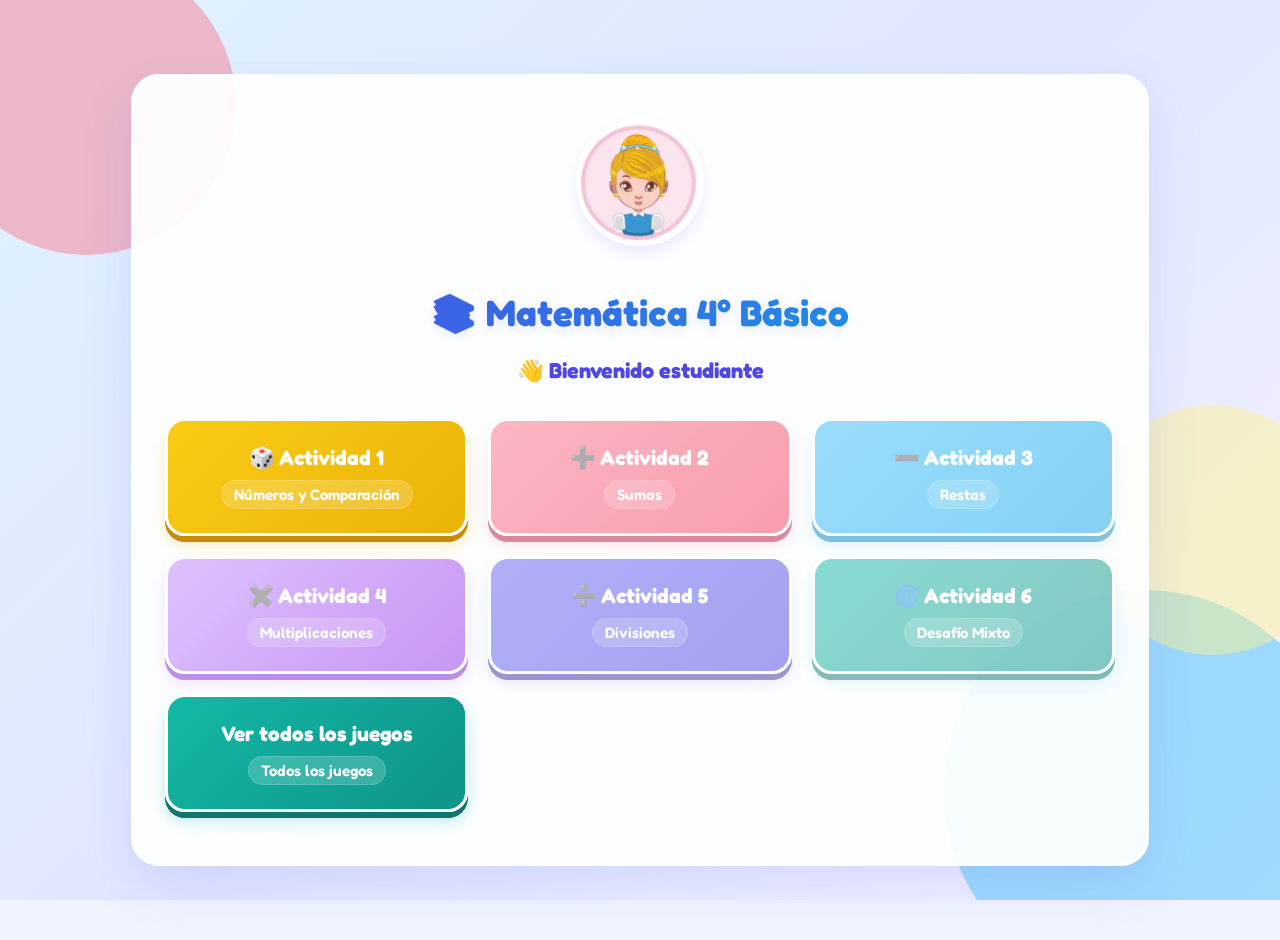
<file: basico4.html>
<!DOCTYPE html>
<html lang="es">
<head>
    <meta charset="UTF-8">
    <meta name="viewport" content="width=device-width, initial-scale=1.0">
    <title>Matemática 4° Básico</title>
    <!-- Google Fonts -->
    <link rel="preconnect" href="https://fonts.googleapis.com">
    <link rel="preconnect" href="https://fonts.gstatic.com" crossorigin>
    <link href="https://fonts.googleapis.com/css2?family=Fredoka:wght@400;600;700;800&display=swap" rel="stylesheet">
    
    <link rel="stylesheet" href="css/estilo_basico4.css?v=1.3">
</head>
<body>

  <!-- Fondo ambiental interactivo -->
  <div class="bg-animation">
    <div class="bg-blob blob-1"></div>
    <div class="bg-blob blob-2"></div>
    <div class="bg-blob blob-3"></div>
  </div>

  <div class="contenedor">

        <img id="avatarUsuario" class="avatar-usuario" alt="Avatar">

        <h1>📚 Matemática 4° Básico</h1>

        <p id="saludo"></p>

        <div class="juegos">

<a href="actividad1.html" class="juego" id="act1">
    🎲 Actividad 1
    <span>Números y Comparación</span>
</a>

<a href="actividad2.html" class="juego" id="act2">
    ➕ Actividad 2
    <span>Sumas</span>
</a>

<a href="actividad3.html" class="juego" id="act3">
    ➖ Actividad 3
    <span>Restas</span>
</a>

<a href="actividad4.html" class="juego" id="act4">
    ✖️ Actividad 4
    <span>Multiplicaciones</span>
</a>

<a href="actividad5.html" class="juego" id="act5">
    ➗ Actividad 5
    <span>Divisiones</span>
</a>

<a href="actividad6.html" class="juego" id="act6">
    🌀 Actividad 6
    <span>Desafío Mixto</span>
</a>

<a href="todos.html" class="juego" id="act6">
    Ver todos los juegos 
    <span>Todos los juegos</span>
</a>

        </div>

    </div>

    <script src="js/script_basico4.js?v=1.3"></script>

</body>
</html>
</file>
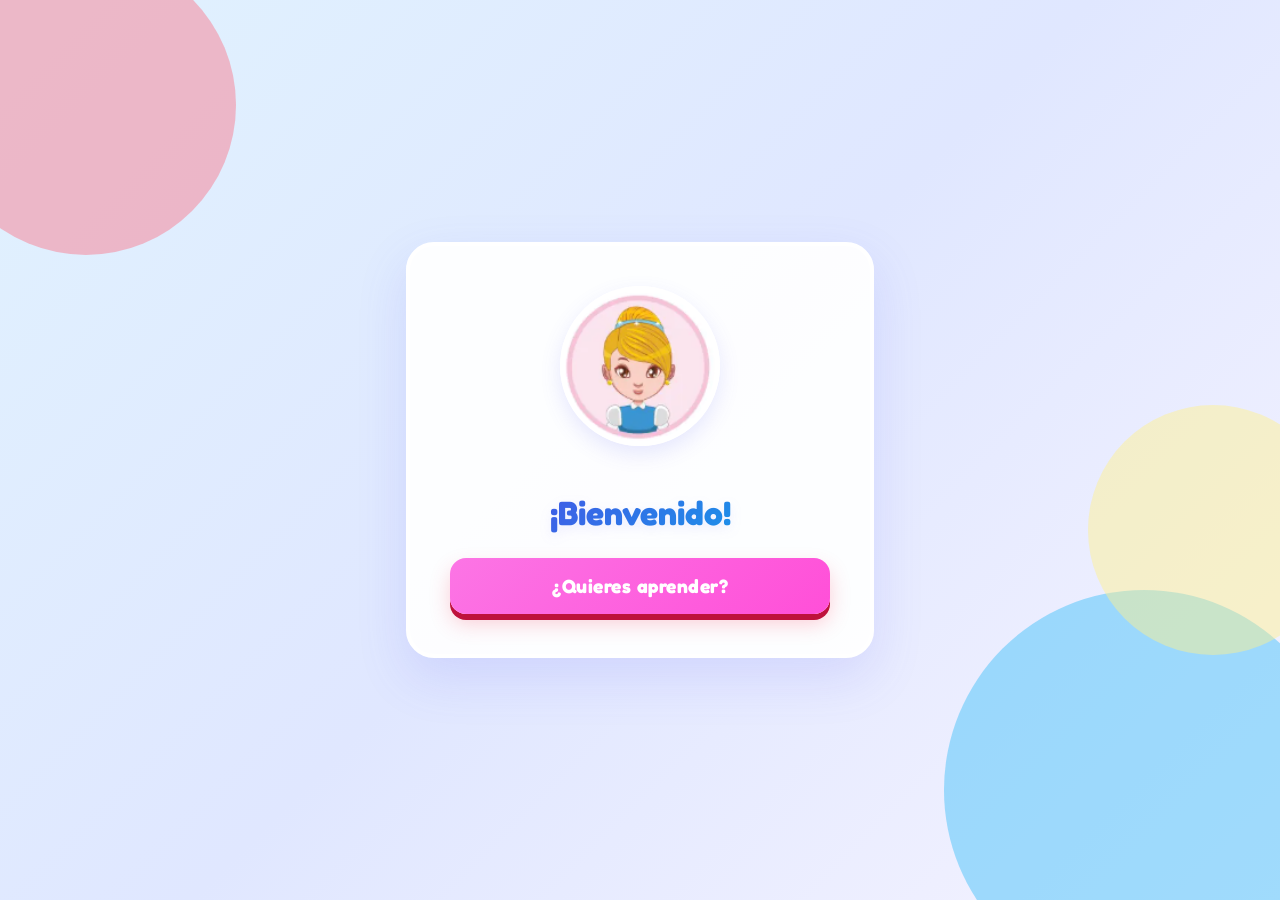
<file: inicio.html>
<!DOCTYPE html>
<html lang="es">
<head>
    <meta charset="UTF-8">
    <meta name="viewport" content="width=device-width, initial-scale=1.0">
    <title>Inicio</title>
    <!-- Google Fonts -->
    <link rel="preconnect" href="https://fonts.googleapis.com">
    <link rel="preconnect" href="https://fonts.gstatic.com" crossorigin>
    <link href="https://fonts.googleapis.com/css2?family=Fredoka:wght@400;600;700;800&display=swap" rel="stylesheet">
    
    <link rel="stylesheet" href="css/estilo_inicio.css?v=1.3">
</head>
<body>

  <!-- Fondo ambiental interactivo -->
  <div class="bg-animation">
    <div class="bg-blob blob-1"></div>
    <div class="bg-blob blob-2"></div>
    <div class="bg-blob blob-3"></div>
  </div>

  <div class="contenedor">

        <!-- AVATAR -->
        <img id="avatar" class="avatar">

        <!-- SALUDO -->
        <h1 id="saludol"></h1>

        <!-- BOTON -->
        <button class="Boton" onclick="irJuego1()">
            ¿Quieres aprender?
        </button>

    </div>

<script src="js/scrit_inicio.js?v=1.3"></script>

</body>
</html>
</file>
<file: css/estilo.css>
@import url('https://fonts.googleapis.com/css2?family=Fredoka:wght@400;600;700;800&display=swap');

/* ===== ESTILO GENERAL Y FONDO ANIMADO ===== */
body {
    margin: 0;
    padding: 0;
    font-family: 'Fredoka', sans-serif;
    background-color: #f0f4ff;
    color: #1e1b4b;
    display: flex;
    justify-content: center;
    align-items: center;
    min-height: 100vh;
    overflow: hidden;
    position: relative;
    user-select: none;
    -webkit-user-drag: none;
}

/* Fondo animado brillante con burbujas de colores */
.bg-animation {
    position: fixed;
    top: 0;
    left: 0;
    width: 100vw;
    height: 100vh;
    z-index: -2;
    background: linear-gradient(135deg, #e0f2fe 0%, #e0e7ff 50%, #f5f3ff 100%);
    overflow: hidden;
}

.bg-blob {
    position: absolute;
    border-radius: 50%;
    opacity: 0.45;
    z-index: -1;
    animation: float 15s infinite ease-in-out;
}

.blob-1 {
    width: 300px;
    height: 300px;
    background: #fb7185; /* Soft pink */
    top: -5%;
    left: -5%;
    animation-delay: 0s;
}

.blob-2 {
    width: 400px;
    height: 400px;
    background: #38bdf8; /* Soft blue */
    bottom: -10%;
    right: -5%;
    animation-delay: -4s;
}

.blob-3 {
    width: 250px;
    height: 250px;
    background: #fef08a; /* Soft yellow */
    top: 45%;
    left: 85%;
    animation-delay: -8s;
}

@keyframes float {
    0%, 100% {
        transform: translate(0, 0) scale(1) rotate(0deg);
    }
    50% {
        transform: translate(40px, 30px) scale(1.1) rotate(15deg);
    }
}

/* ===== CONTENEDOR PRINCIPAL (GLASSMORPHISM CARTOON) ===== */
.container {
    background: rgba(255, 255, 255, 0.92);
    border: 4px solid #fff;
    padding: 35px 30px;
    width: 100%;
    max-width: 440px;
    border-radius: 28px;
    box-shadow: 0 20px 50px rgba(99, 102, 241, 0.15);
    text-align: center;
    z-index: 2;
    animation: aparecer 0.6s cubic-bezier(0.34, 1.56, 0.64, 1);
}

@keyframes aparecer {
    from {
        opacity: 0;
        transform: translateY(40px) scale(0.95);
    }
    to {
        opacity: 1;
        transform: translateY(0) scale(1);
    }
}

/* ===== LOGO ===== */
.logo {
    width: 160px;
    height: auto;
    margin-bottom: 15px;
    filter: drop-shadow(0 8px 16px rgba(99, 102, 241, 0.15));
    transition: transform 0.5s cubic-bezier(0.175, 0.885, 0.32, 1.275);
}

.logo:hover {
    transform: scale(1.08) rotate(2deg);
}

/* ===== TÍTULOS ===== */
h2 {
    font-size: 2.2rem;
    font-weight: 800;
    background: linear-gradient(135deg, #4f46e5 0%, #0ea5e9 100%);
    background-clip: text;
    -webkit-background-clip: text;
    color: transparent;
    -webkit-text-fill-color: transparent;
    margin-bottom: 20px;
    letter-spacing: 0.5px;
    filter: drop-shadow(0 4px 6px rgba(99, 102, 241, 0.1));
}

h3 {
    font-size: 1.15rem;
    font-weight: 700;
    color: #4f46e5;
    margin-bottom: 15px;
    text-transform: uppercase;
    letter-spacing: 0.5px;
}

/* ===== INPUT ===== */
input {
    width: 100%;
    padding: 16px;
    font-size: 1.1rem;
    font-weight: 600;
    border: 3px solid #e2e8f0;
    border-radius: 16px;
    outline: none;
    transition: all 0.3s ease;
    box-sizing: border-box;
    margin-bottom: 25px;
    color: #1e1b4b;
    font-family: 'Fredoka', sans-serif;
    background: #f8fafc;
}

input:focus {
    border-color: #6366f1;
    background: #fff;
    box-shadow: 0 0 0 4px rgba(99, 102, 241, 0.2);
}

/* ===== AVATARES ===== */
.avatars {
    display: flex;
    justify-content: center;
    gap: 15px;
    margin-bottom: 30px;
    flex-wrap: wrap;
}

.avatars img {
    width: 85px;
    height: 85px;
    object-fit: cover;
    border-radius: 20px;
    cursor: pointer;
    border: 4px solid #fff;
    box-shadow: 0 6px 12px rgba(0, 0, 0, 0.05);
    transition: all 0.3s cubic-bezier(0.175, 0.885, 0.32, 1.275);
}

.avatars img:hover {
    transform: scale(1.1) translateY(-3px);
    box-shadow: 0 8px 20px rgba(99, 102, 241, 0.12);
}

.avatars img.selected {
    border-color: #6366f1;
    transform: scale(1.15) translateY(-5px);
    box-shadow: 0 0 15px rgba(99, 102, 241, 0.4), 0 10px 25px rgba(99, 102, 241, 0.15);
}

/* ===== BOTÓN INGRESAR (3D BLOCK STYLE) ===== */
button {
    width: 100%;
    padding: 15px;
    font-size: 1.15rem;
    font-weight: 800;
    background: linear-gradient(135deg, #6366f1, #0ea5e9);
    color: white;
    border: none;
    border-radius: 16px;
    cursor: pointer;
    box-shadow: 0 6px 0 #4f46e5, 0 10px 20px rgba(99, 102, 241, 0.3);
    transition: all 0.2s cubic-bezier(0.175, 0.885, 0.32, 1.275);
    letter-spacing: 0.5px;
    font-family: 'Fredoka', sans-serif;
}

button:hover {
    transform: translateY(-2px);
    box-shadow: 0 8px 0 #4f46e5, 0 12px 25px rgba(99, 102, 241, 0.4);
}

button:active {
    transform: translateY(4px);
    box-shadow: 0 2px 0 #4f46e5, 0 4px 10px rgba(99, 102, 241, 0.2);
}

/* ===== BOTÓN 4° BÁSICO ===== */
.btn-basico {
    display: block;
    width: 100%;
    margin-top: 20px;
    padding: 15px;
    background: linear-gradient(135deg, #10b981, #059669);
    color: white;
    border: none;
    border-radius: 16px;
    font-size: 1.15rem;
    font-weight: 800;
    box-shadow: 0 6px 0 #047857, 0 10px 20px rgba(16, 185, 129, 0.25);
    transition: all 0.2s cubic-bezier(0.175, 0.885, 0.32, 1.275);
    font-family: 'Fredoka', sans-serif;
}

.btn-basico:hover {
    transform: translateY(-2px);
    box-shadow: 0 8px 0 #047857, 0 12px 25px rgba(16, 185, 129, 0.35);
}

.btn-basico:active {
    transform: translateY(4px);
    box-shadow: 0 2px 0 #047857, 0 4px 10px rgba(16, 185, 129, 0.15);
}

/* ===== BOTÓN VARIOS JUEGOS ===== */
.btn-varios {
    display: block;
    width: 100%;
    margin-top: 20px;
    padding: 15px;
    background: linear-gradient(135deg, #ec4899, #be185d);
    color: white;
    border: none;
    border-radius: 16px;
    font-size: 1.15rem;
    font-weight: 800;
    box-shadow: 0 6px 0 #9d174d, 0 10px 20px rgba(236, 72, 153, 0.25);
    transition: all 0.2s cubic-bezier(0.175, 0.885, 0.32, 1.275);
    font-family: 'Fredoka', sans-serif;
    box-sizing: border-box;
}

.btn-varios:hover {
    transform: translateY(-2px);
    box-shadow: 0 8px 0 #9d174d, 0 12px 25px rgba(236, 72, 153, 0.35);
}

.btn-varios:active {
    transform: translateY(4px);
    box-shadow: 0 2px 0 #9d174d, 0 4px 10px rgba(236, 72, 153, 0.15);
}

/* ===== RESPONSIVE ===== */
@media (max-width: 500px) {
    .container {
        width: 94%;
        padding: 30px 20px;
        margin: 15px;
    }
    .avatars img {
        width: 75px;
        height: 75px;
    }
    h2 {
        font-size: 1.8rem;
    }
}
</file>
<file: css/estilo_basico4.css>
@import url('https://fonts.googleapis.com/css2?family=Fredoka:wght@400;600;700;800&display=swap');

/* ===== ESTILO GENERAL Y FONDO DE BURBUJAS ===== */
body {
    margin: 0;
    padding: 0;
    font-family: 'Fredoka', sans-serif;
    background-color: #f0f4ff;
    color: #1e1b4b;
    display: flex;
    justify-content: center;
    align-items: center;
    min-height: 100vh;
    overflow-x: hidden;
    position: relative;
    user-select: none;
    -webkit-user-drag: none;
    padding: 20px 0;
}

/* Fondo animado brillante con burbujas de colores */
.bg-animation {
    position: fixed;
    top: 0;
    left: 0;
    width: 100vw;
    height: 100vh;
    z-index: -2;
    background: linear-gradient(135deg, #e0f2fe 0%, #e0e7ff 50%, #f5f3ff 100%);
    overflow: hidden;
}

.bg-blob {
    position: absolute;
    border-radius: 50%;
    opacity: 0.45;
    z-index: -1;
    animation: float 15s infinite ease-in-out;
}

.blob-1 {
    width: 300px;
    height: 300px;
    background: #fb7185; /* Soft pink */
    top: -5%;
    left: -5%;
    animation-delay: 0s;
}

.blob-2 {
    width: 400px;
    height: 400px;
    background: #38bdf8; /* Soft blue */
    bottom: -10%;
    right: -5%;
    animation-delay: -4s;
}

.blob-3 {
    width: 250px;
    height: 250px;
    background: #fef08a; /* Soft yellow */
    top: 45%;
    left: 85%;
    animation-delay: -8s;
}

@keyframes float {
    0%, 100% {
        transform: translate(0, 0) scale(1) rotate(0deg);
    }
    50% {
        transform: translate(40px, 30px) scale(1.1) rotate(15deg);
    }
}

/* ===== CONTENEDOR CENTRAL (GLASSMORPHISM CARTOON ANCHO) ===== */
.contenedor {
    background: rgba(255, 255, 255, 0.92);
    border: 4px solid #fff;
    width: 92%;
    max-width: 950px;
    padding: 40px 30px;
    border-radius: 28px;
    text-align: center;
    box-shadow: 0 20px 50px rgba(99, 102, 241, 0.15);
    z-index: 2;
    animation: aparecer 0.6s cubic-bezier(0.34, 1.56, 0.64, 1);
}

@keyframes aparecer {
    from {
        opacity: 0;
        transform: translateY(40px) scale(0.95);
    }
    to {
        opacity: 1;
        transform: translateY(0) scale(1);
    }
}

/* ===== AVATAR DE USUARIO ===== */
.avatar-usuario {
    width: 120px;
    height: 120px;
    border-radius: 50%;
    object-fit: cover;
    border: 4px solid #fff;
    box-shadow: 0 8px 16px rgba(99, 102, 241, 0.12);
    margin-bottom: 15px;
    transition: transform 0.4s cubic-bezier(0.175, 0.885, 0.32, 1.275);
}

.avatar-usuario:hover {
    transform: scale(1.08) rotate(3deg);
    box-shadow: 0 12px 25px rgba(99, 102, 241, 0.2);
}

/* ===== TÍTULO PRINCIPAL ===== */
h1 {
    font-size: 2.3rem;
    font-weight: 800;
    background: linear-gradient(135deg, #4f46e5 0%, #0ea5e9 100%);
    background-clip: text;
    -webkit-background-clip: text;
    color: transparent;
    -webkit-text-fill-color: transparent;
    margin-bottom: 5px;
    filter: drop-shadow(0 4px 6px rgba(99, 102, 241, 0.12));
}

#saludo {
    font-size: 1.35rem;
    font-weight: 700;
    color: #4f46e5;
    margin-bottom: 35px;
}

/* ===== GRID DE JUEGOS ===== */
.juegos {
    display: grid;
    grid-template-columns: repeat(auto-fit, minmax(240px, 1fr));
    gap: 20px;
    margin-bottom: 10px;
}

/* ===== TARJETA DE JUEGO (3D BLOCK STYLE) ===== */
.juego {
    color: white;
    text-decoration: none;
    padding: 24px 20px;
    border-radius: 20px;
    font-size: 1.3rem;
    font-weight: 800;
    border: 3px solid #fff;
    transition: all 0.2s cubic-bezier(0.175, 0.885, 0.32, 1.275);
    display: flex;
    flex-direction: column;
    justify-content: center;
    align-items: center;
    text-align: center;
}

.juego span {
    display: block;
    margin-top: 10px;
    font-size: 0.95rem;
    font-weight: 600;
    background: rgba(255, 255, 255, 0.18);
    padding: 4px 12px;
    border-radius: 50px;
    border: 1px solid rgba(255, 255, 255, 0.15);
}

/* Hover e interacción de clics */
.juego:hover {
    transform: translateY(-4px);
}

.juego:active {
    transform: translateY(4px);
}

/* Colores personalizados y sombras 3D por cada actividad */
#act1 {
    background: linear-gradient(135deg, #facc15, #eab308); /* Amber */
    box-shadow: 0 6px 0 #ca8a04, 0 10px 15px rgba(234, 179, 8, 0.25);
}
#act1:hover {
    box-shadow: 0 10px 0 #ca8a04, 0 14px 20px rgba(234, 179, 8, 0.35);
}
#act1:active {
    box-shadow: 0 2px 0 #ca8a04, 0 4px 8px rgba(234, 179, 8, 0.15);
}

#act2 {
    background: linear-gradient(135deg, #fb7185, #f43f5e); /* Pink/Red */
    box-shadow: 0 6px 0 #be123c, 0 10px 15px rgba(244, 63, 94, 0.25);
}
#act2:hover {
    box-shadow: 0 10px 0 #be123c, 0 14px 20px rgba(244, 63, 94, 0.35);
}
#act2:active {
    box-shadow: 0 2px 0 #be123c, 0 4px 8px rgba(244, 63, 94, 0.15);
}

#act3 {
    background: linear-gradient(135deg, #38bdf8, #0ea5e9); /* Sky Blue */
    box-shadow: 0 6px 0 #0284c7, 0 10px 15px rgba(14, 165, 233, 0.25);
}
#act3:hover {
    box-shadow: 0 10px 0 #0284c7, 0 14px 20px rgba(14, 165, 233, 0.35);
}
#act3:active {
    box-shadow: 0 2px 0 #0284c7, 0 4px 8px rgba(14, 165, 233, 0.15);
}

#act4 {
    background: linear-gradient(135deg, #c084fc, #9333ea); /* Purple */
    box-shadow: 0 6px 0 #7e22ce, 0 10px 15px rgba(147, 51, 234, 0.25);
}
#act4:hover {
    box-shadow: 0 10px 0 #7e22ce, 0 14px 20px rgba(147, 51, 234, 0.35);
}
#act4:active {
    box-shadow: 0 2px 0 #7e22ce, 0 4px 8px rgba(147, 51, 234, 0.15);
}

#act5 {
    background: linear-gradient(135deg, #6366f1, #4f46e5); /* Indigo */
    box-shadow: 0 6px 0 #3730a3, 0 10px 15px rgba(99, 102, 241, 0.25);
}
#act5:hover {
    box-shadow: 0 10px 0 #3730a3, 0 14px 20px rgba(99, 102, 241, 0.35);
}
#act5:active {
    box-shadow: 0 2px 0 #3730a3, 0 4px 8px rgba(99, 102, 241, 0.15);
}

#act6 {
    background: linear-gradient(135deg, #14b8a6, #0d9488); /* Teal */
    box-shadow: 0 6px 0 #0f766e, 0 10px 15px rgba(20, 184, 166, 0.25);
}
#act6:hover {
    box-shadow: 0 10px 0 #0f766e, 0 14px 20px rgba(20, 184, 166, 0.35);
}
#act6:active {
    box-shadow: 0 2px 0 #0f766e, 0 4px 8px rgba(20, 184, 166, 0.15);
}

/* ===== RESPONSIVE ===== */
@media (max-width: 768px) {
    .contenedor {
        width: 94%;
        padding: 30px 20px;
    }
    h1 {
        font-size: 1.8rem;
    }
    .juegos {
        grid-template-columns: 1fr;
    }
}
</file>
<file: css/estilo_inicio.css>
@import url('https://fonts.googleapis.com/css2?family=Fredoka:wght@400;600;700;800&display=swap');

/* ===== ESTILO GENERAL Y FONDO DE BURBUJAS ===== */
body {
    margin: 0;
    padding: 0;
    font-family: 'Fredoka', sans-serif;
    background-color: #f0f4ff;
    color: #1e1b4b;
    display: flex;
    justify-content: center;
    align-items: center;
    height: 100vh;
    overflow: hidden;
    position: relative;
    user-select: none;
    -webkit-user-drag: none;
}

/* Fondo animado brillante con burbujas de colores */
.bg-animation {
    position: fixed;
    top: 0;
    left: 0;
    width: 100vw;
    height: 100vh;
    z-index: -2;
    background: linear-gradient(135deg, #e0f2fe 0%, #e0e7ff 50%, #f5f3ff 100%);
    overflow: hidden;
}

.bg-blob {
    position: absolute;
    border-radius: 50%;
    opacity: 0.45;
    z-index: -1;
    animation: float 15s infinite ease-in-out;
}

.blob-1 {
    width: 300px;
    height: 300px;
    background: #fb7185; /* Soft pink */
    top: -5%;
    left: -5%;
    animation-delay: 0s;
}

.blob-2 {
    width: 400px;
    height: 400px;
    background: #38bdf8; /* Soft blue */
    bottom: -10%;
    right: -5%;
    animation-delay: -4s;
}

.blob-3 {
    width: 250px;
    height: 250px;
    background: #fef08a; /* Soft yellow */
    top: 45%;
    left: 85%;
    animation-delay: -8s;
}

@keyframes float {
    0%, 100% {
        transform: translate(0, 0) scale(1) rotate(0deg);
    }
    50% {
        transform: translate(40px, 30px) scale(1.1) rotate(15deg);
    }
}

/* ===== CONTENEDOR CENTRAL (GLASSMORPHISM CARTOON) ===== */
.contenedor {
    background: rgba(255, 255, 255, 0.92);
    border: 4px solid #fff;
    padding: 40px;
    border-radius: 28px;
    text-align: center;
    box-shadow: 0 20px 50px rgba(99, 102, 241, 0.15);
    width: 100%;
    max-width: 380px;
    z-index: 2;
    animation: aparecer 0.6s cubic-bezier(0.34, 1.56, 0.64, 1);
}

@keyframes aparecer {
    from {
        opacity: 0;
        transform: translateY(40px) scale(0.95);
    }
    to {
        opacity: 1;
        transform: translateY(0) scale(1);
    }
}

/* ===== AVATAR REDONDEADO CON BRILLO ===== */
.avatar {
    width: 150px;
    height: 150px;
    border-radius: 50%;
    object-fit: cover;
    border: 5px solid #fff;
    box-shadow: 0 8px 20px rgba(99, 102, 241, 0.15);
    margin-bottom: 20px;
    transition: transform 0.4s cubic-bezier(0.175, 0.885, 0.32, 1.275);
}

.avatar:hover {
    transform: scale(1.08) rotate(3deg);
    box-shadow: 0 12px 25px rgba(99, 102, 241, 0.25);
}

/* ===== TÍTULO DE BIENVENIDA ===== */
h1 {
    font-size: 2.1rem;
    font-weight: 800;
    background: linear-gradient(135deg, #4f46e5 0%, #0ea5e9 100%);
    background-clip: text;
    -webkit-background-clip: text;
    color: transparent;
    -webkit-text-fill-color: transparent;
    margin-bottom: 25px;
    filter: drop-shadow(0 4px 6px rgba(99, 102, 241, 0.1));
}

/* ===== BOTÓN INICIAR APRENDIZAJE (3D BLOCK STYLE) ===== */
.Boton {
    display: inline-block;
    width: 100%;
    background: linear-gradient(135deg, #fc75e5, #ff4fd8); /* Pink/Magenta gradient */
    color: white;
    border: none;
    padding: 16px 25px;
    border-radius: 16px;
    font-size: 1.2rem;
    font-weight: 800;
    cursor: pointer;
    box-shadow: 0 6px 0 #be123c, 0 10px 20px rgba(244, 63, 94, 0.25);
    transition: all 0.2s cubic-bezier(0.175, 0.885, 0.32, 1.275);
    font-family: 'Fredoka', sans-serif;
    letter-spacing: 0.5px;
}

.Boton:hover {
    transform: translateY(-2px);
    box-shadow: 0 8px 0 #be123c, 0 12px 25px rgba(244, 63, 94, 0.35);
}

.Boton:active {
    transform: translateY(4px);
    box-shadow: 0 2px 0 #be123c, 0 4px 10px rgba(244, 63, 94, 0.15);
}

/* ===== RESPONSIVE ===== */
@media (max-width: 500px) {
    .contenedor {
        width: 90%;
        padding: 30px 20px;
    }
    .avatar {
        width: 130px;
        height: 130px;
    }
    h1 {
        font-size: 1.8rem;
    }
}
</file>
